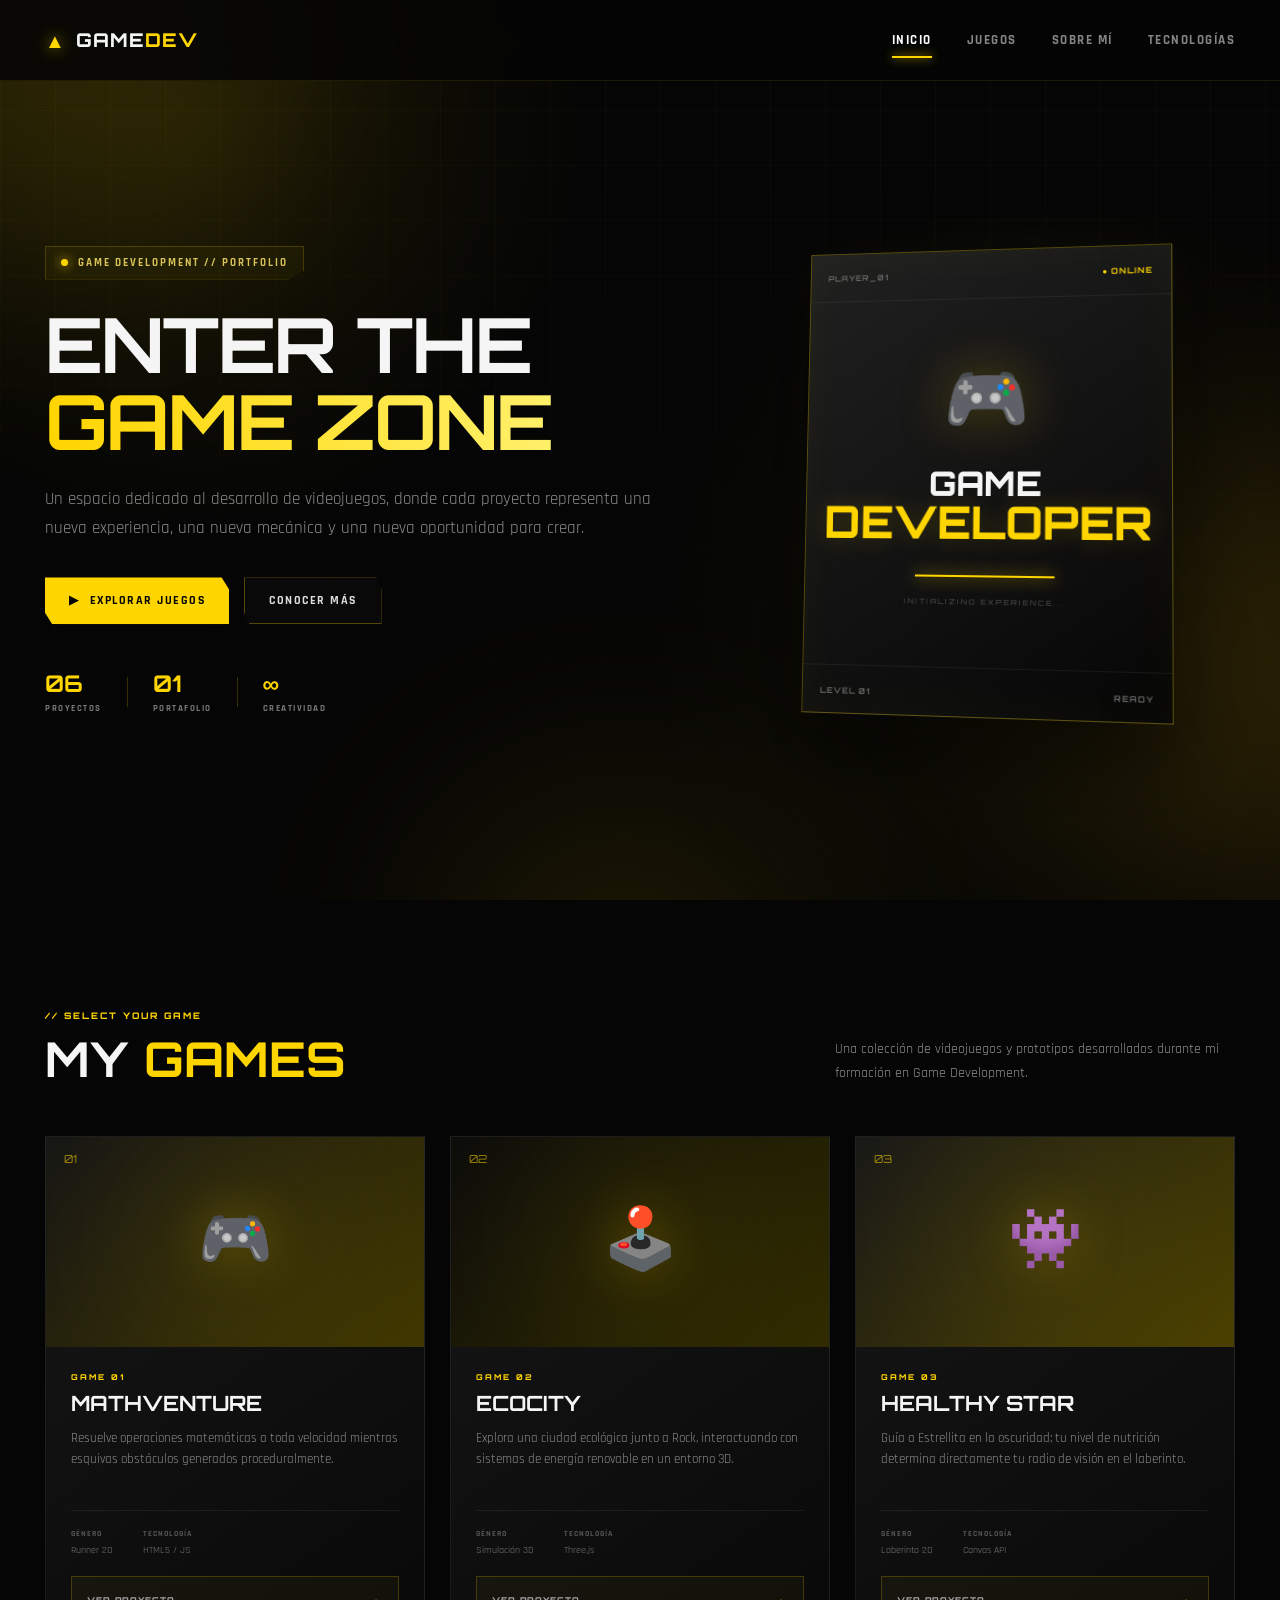
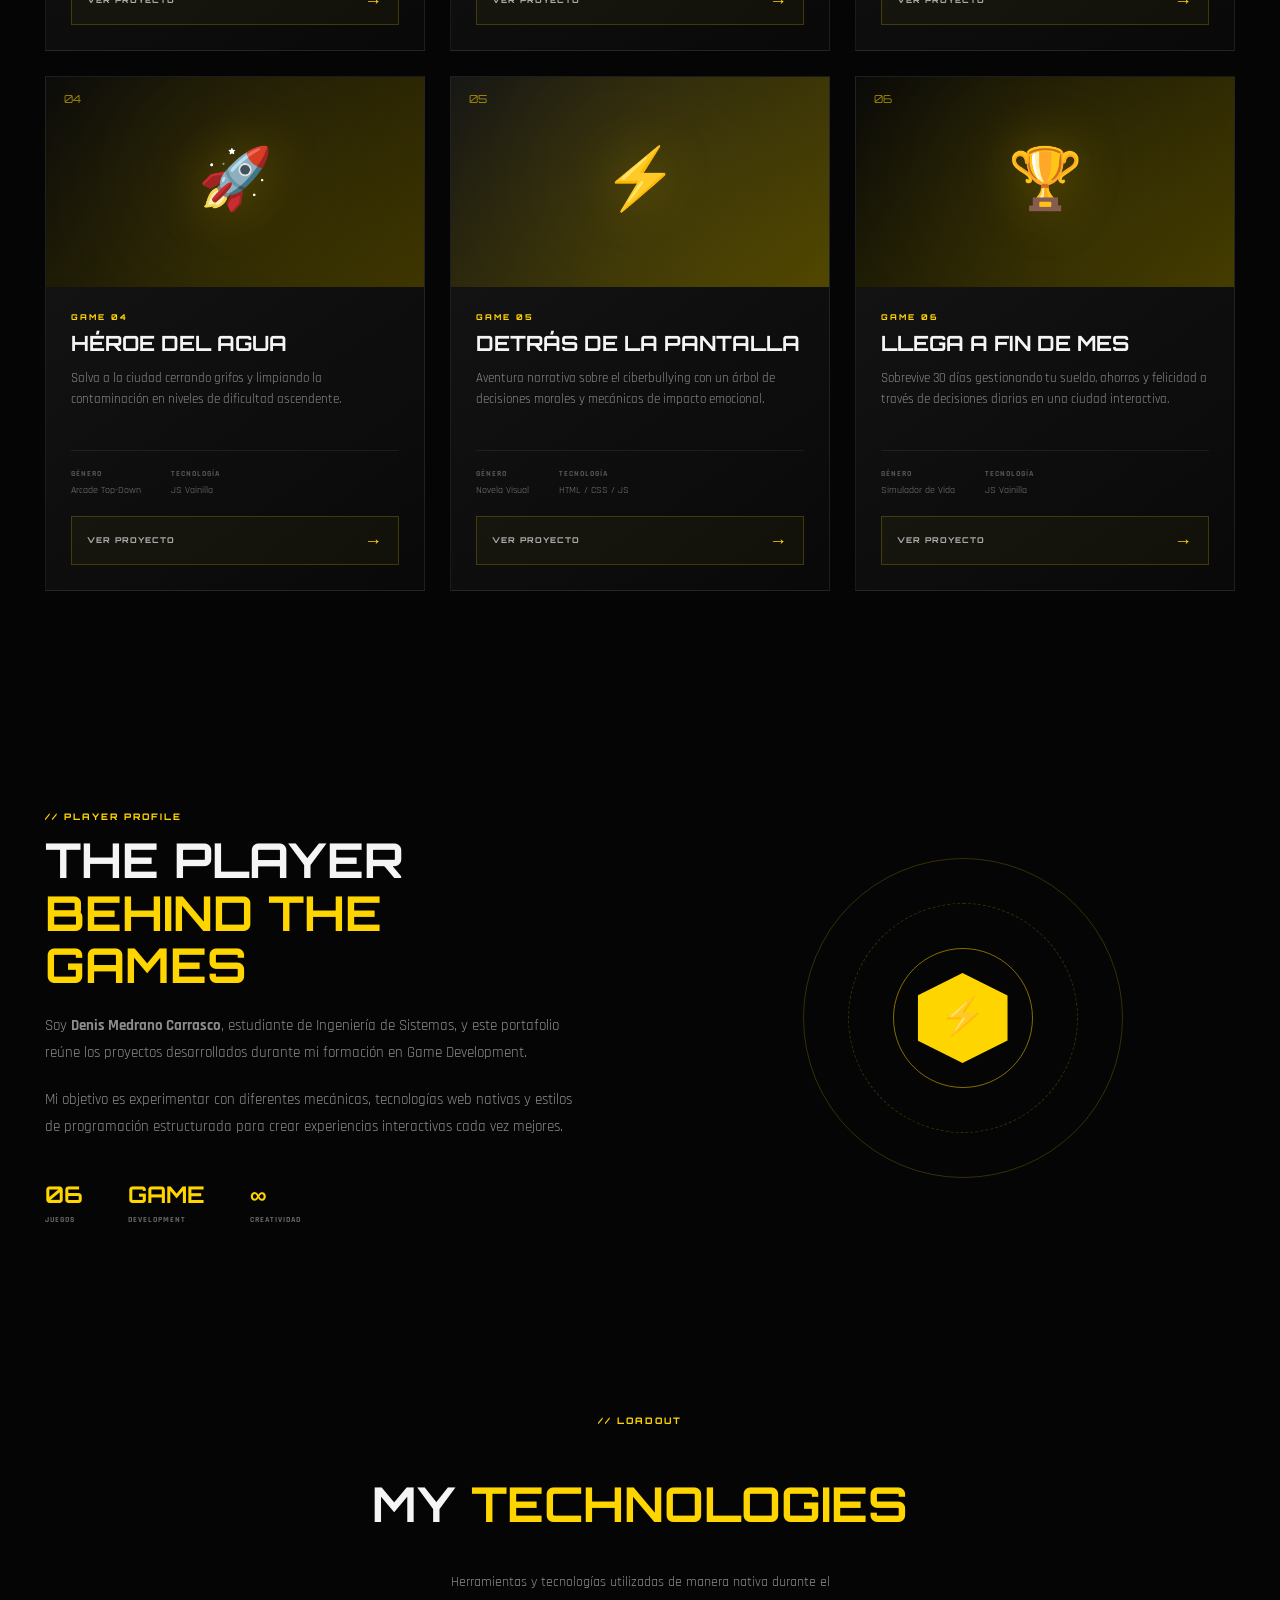
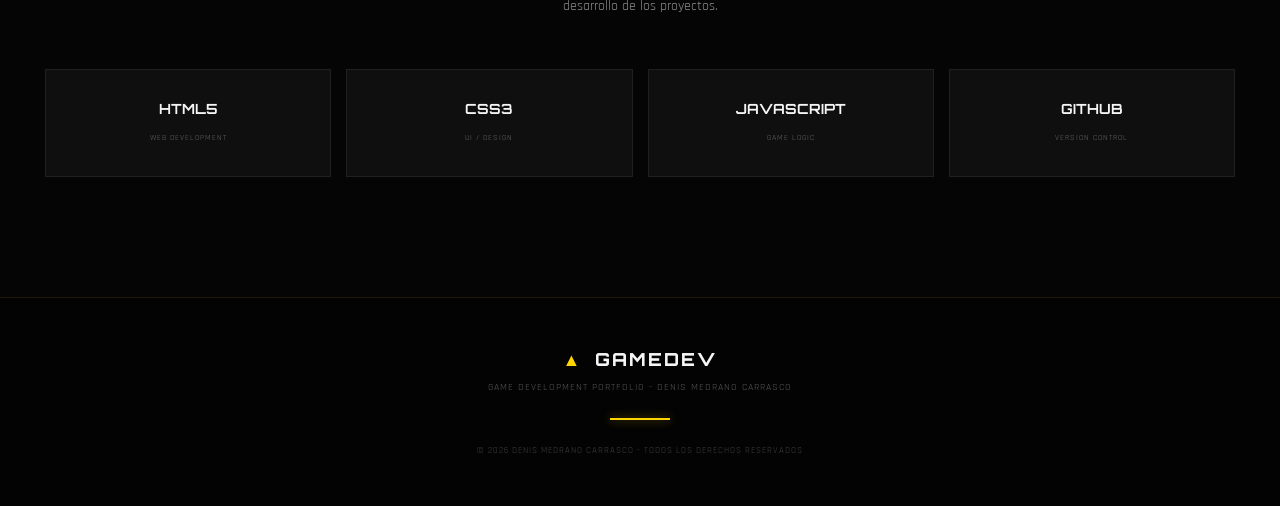
<file: index.html>
<!DOCTYPE html>
<html lang="es">
<head>
<meta charset="UTF-8">
<meta name="viewport" content="width=device-width,initial-scale=1.0">
<title>Game Development Portfolio - Denis Medrano Carrasco</title>
<link rel="stylesheet" href="style.css">
<link rel="preconnect" href="https://fonts.googleapis.com">
<link rel="preconnect" href="https://fonts.gstatic.com" crossorigin>
<link href="https://fonts.googleapis.com/css2?family=Orbitron:wght@400;500;600;700;800;900&family=Rajdhani:wght@400;500;600;700&display=swap" rel="stylesheet">
</head>
<body>

<div class="background">
<div class="grid-background"></div>
<div class="glow glow-1"></div>
<div class="glow glow-2"></div>
<div class="glow glow-3"></div>
</div>

<header class="navbar">
<div class="nav-container">
<a href="#inicio" class="logo"><span class="logo-symbol">▲</span><span>GAME<span class="yellow">DEV</span></span></a>
<nav class="nav-menu">
<a href="#inicio" class="nav-link active">Inicio</a>
<a href="#juegos" class="nav-link">Juegos</a>
<a href="#sobre-mi" class="nav-link">Sobre mí</a>
<a href="#tecnologias" class="nav-link">Tecnologías</a>
</nav>
<button class="menu-button" id="menuButton"><span></span><span></span><span></span></button>
</div>
</header>

<main>

<section class="hero" id="inicio">
<div class="hero-content">
<div class="hero-badge"><span class="status-dot"></span>GAME DEVELOPMENT // PORTFOLIO</div>
<h1>ENTER THE<br><span>GAME ZONE</span></h1>
<p class="hero-description">Un espacio dedicado al desarrollo de videojuegos, donde cada proyecto representa una nueva experiencia, una nueva mecánica y una nueva oportunidad para crear.</p>
<div class="hero-buttons">
<a href="#juegos" class="btn btn-primary"><span>▶</span> EXPLORAR JUEGOS</a>
<a href="#sobre-mi" class="btn btn-secondary">CONOCER MÁS</a>
</div>
<div class="hero-stats">
<div class="stat"><strong>06</strong><span>PROYECTOS</span></div>
<div class="stat-separator"></div>
<div class="stat"><strong>01</strong><span>PORTAFOLIO</span></div>
<div class="stat-separator"></div>
<div class="stat"><strong>∞</strong><span>CREATIVIDAD</span></div>
</div>
</div>

<div class="hero-visual">
<div class="game-screen">
<div class="screen-top"><span>PLAYER_01</span><span class="online">● ONLINE</span></div>
<div class="screen-center">
<div class="controller">🎮</div>
<div class="game-title">GAME</div>
<div class="game-title yellow-text">DEVELOPER</div>
<div class="scan-line"></div>
<div class="loading-text">INITIALIZING EXPERIENCE...</div>
</div>
<div class="screen-bottom"><span>LEVEL 01</span><span>READY</span></div>
</div>
</div>
</section>

<section class="games-section" id="juegos">
<div class="section-header">
<div>
<span class="section-tag">// SELECT YOUR GAME</span>
<h2>MY <span>GAMES</span></h2>
</div>
<p>Una colección de videojuegos y prototipos desarrollados durante mi formación en Game Development.</p>
</div>

<div class="games-grid">

  <!-- JUEGO 1 -->
  <article class="game-card">
    <div class="game-image game-image-1">
      <div class="game-number">01</div>
      <div class="game-icon">🎮</div>
      <div class="image-glow"></div>
    </div>
    <div class="game-info">
      <div class="game-category">GAME 01</div>
      <h3>MATHVENTURE</h3>
      <p>Resuelve operaciones matemáticas a toda velocidad mientras esquivas obstáculos generados proceduralmente.</p>
      <div class="game-details">
        <span><b>GÉNERO</b>Runner 2D</span>
        <span><b>TECNOLOGÍA</b>HTML5 / JS</span>
      </div>
      <a href="juego1/juego1.html" class="game-button">VER PROYECTO <span>→</span></a>
    </div>
  </article>

  <!-- JUEGO 2 -->
  <article class="game-card">
    <div class="game-image game-image-2">
      <div class="game-number">02</div>
      <div class="game-icon">🕹️</div>
      <div class="image-glow"></div>
    </div>
    <div class="game-info">
      <div class="game-category">GAME 02</div>
      <h3>ECOCITY</h3>
      <p>Explora una ciudad ecológica junto a Rock, interactuando con sistemas de energía renovable en un entorno 3D.</p>
      <div class="game-details">
        <span><b>GÉNERO</b>Simulación 3D</span>
        <span><b>TECNOLOGÍA</b>Three.js</span>
      </div>
      <a href="juego2/juego2.html" class="game-button">VER PROYECTO <span>→</span></a>
    </div>
  </article>

  <!-- JUEGO 3 -->
  <article class="game-card">
    <div class="game-image game-image-3">
      <div class="game-number">03</div>
      <div class="game-icon">👾</div>
      <div class="image-glow"></div>
    </div>
    <div class="game-info">
      <div class="game-category">GAME 03</div>
      <h3>HEALTHY STAR</h3>
      <p>Guía a Estrellita en la oscuridad; tu nivel de nutrición determina directamente tu radio de visión en el laberinto.</p>
      <div class="game-details">
        <span><b>GÉNERO</b>Laberinto 2D</span>
        <span><b>TECNOLOGÍA</b>Canvas API</span>
      </div>
      <a href="juego3/juego3.html" class="game-button">VER PROYECTO <span>→</span></a>
    </div>
  </article>

  <!-- JUEGO 4 -->
  <article class="game-card">
    <div class="game-image game-image-4">
      <div class="game-number">04</div>
      <div class="game-icon">🚀</div>
      <div class="image-glow"></div>
    </div>
    <div class="game-info">
      <div class="game-category">GAME 04</div>
      <h3>HÉROE DEL AGUA</h3>
      <p>Salva a la ciudad cerrando grifos y limpiando la contaminación en niveles de dificultad ascendente.</p>
      <div class="game-details">
        <span><b>GÉNERO</b>Arcade Top-Down</span>
        <span><b>TECNOLOGÍA</b>JS Vainilla</span>
      </div>
      <a href="juego4/juego4.html" class="game-button">VER PROYECTO <span>→</span></a>
    </div>
  </article>

  <!-- JUEGO 5 -->
  <article class="game-card">
    <div class="game-image game-image-5">
      <div class="game-number">05</div>
      <div class="game-icon">⚡</div>
      <div class="image-glow"></div>
    </div>
    <div class="game-info">
      <div class="game-category">GAME 05</div>
      <h3>DETRÁS DE LA PANTALLA</h3>
      <p>Aventura narrativa sobre el ciberbullying con un árbol de decisiones morales y mecánicas de impacto emocional.</p>
      <div class="game-details">
        <span><b>GÉNERO</b>Novela Visual</span>
        <span><b>TECNOLOGÍA</b>HTML / CSS / JS</span>
      </div>
      <a href="juego5/juego5.html" class="game-button">VER PROYECTO <span>→</span></a>
    </div>
  </article>

  <!-- JUEGO 6 -->
  <article class="game-card">
    <div class="game-image game-image-6">
      <div class="game-number">06</div>
      <div class="game-icon">🏆</div>
      <div class="image-glow"></div>
    </div>
    <div class="game-info">
      <div class="game-category">GAME 06</div>
      <h3>LLEGA A FIN DE MES</h3>
      <p>Sobrevive 30 días gestionando tu sueldo, ahorros y felicidad a través de decisiones diarias en una ciudad interactiva.</p>
      <div class="game-details">
        <span><b>GÉNERO</b>Simulador de Vida</span>
        <span><b>TECNOLOGÍA</b>JS Vainilla</span>
      </div>
      <a href="juego6/juego6.html" class="game-button">VER PROYECTO <span>→</span></a>
    </div>
  </article>

</div>
</article>

</div>
</section>

<section class="about-section" id="sobre-mi">
<div class="about-content">
<span class="section-tag">// PLAYER PROFILE</span>
<h2>THE PLAYER<br><span>BEHIND THE GAMES</span></h2>
<p>Soy <strong>Denis Medrano Carrasco</strong>, estudiante de Ingeniería de Sistemas, y este portafolio reúne los proyectos desarrollados durante mi formación en Game Development.</p>
<p>Mi objetivo es experimentar con diferentes mecánicas, tecnologías web nativas y estilos de programación estructurada para crear experiencias interactivas cada vez mejores.</p>
<div class="about-highlights">
<div><strong>06</strong><span>JUEGOS</span></div>
<div><strong>GAME</strong><span>DEVELOPMENT</span></div>
<div><strong>∞</strong><span>CREATIVIDAD</span></div>
</div>
</div>

<div class="about-decoration">
<div class="target target-1"></div>
<div class="target target-2"></div>
<div class="target target-3"></div>
<div class="target-center">⚡</div>
</div>
</section>

<section class="technologies-section" id="tecnologias">
<div class="section-header center">
<span class="section-tag">// LOADOUT</span>
<h2>MY <span>TECHNOLOGIES</span></h2>
<p>Herramientas y tecnologías utilizadas de manera nativa durante el desarrollo de los proyectos.</p>
</div>

<div class="technology-grid">
<div class="technology-card"><span>HTML5</span><small>WEB DEVELOPMENT</small></div>
<div class="technology-card"><span>CSS3</span><small>UI / DESIGN</small></div>
<div class="technology-card"><span>JAVASCRIPT</span><small>GAME LOGIC</small></div>
<div class="technology-card"><span>GITHUB</span><small>VERSION CONTROL</small></div>
</div>
</section>

</main>

<footer class="footer">
<div class="footer-content">
<div class="footer-logo"><span>▲</span> GAMEDEV</div>
<p>GAME DEVELOPMENT PORTFOLIO - DENIS MEDRANO CARRASCO</p>
<div class="footer-line"></div>
<p class="copyright">© 2026 DENIS MEDRANO CARRASCO - TODOS LOS DERECHOS RESERVADOS</p>
</div>
</footer>

<script src="script.js"></script>
</body>
</html>
</file>
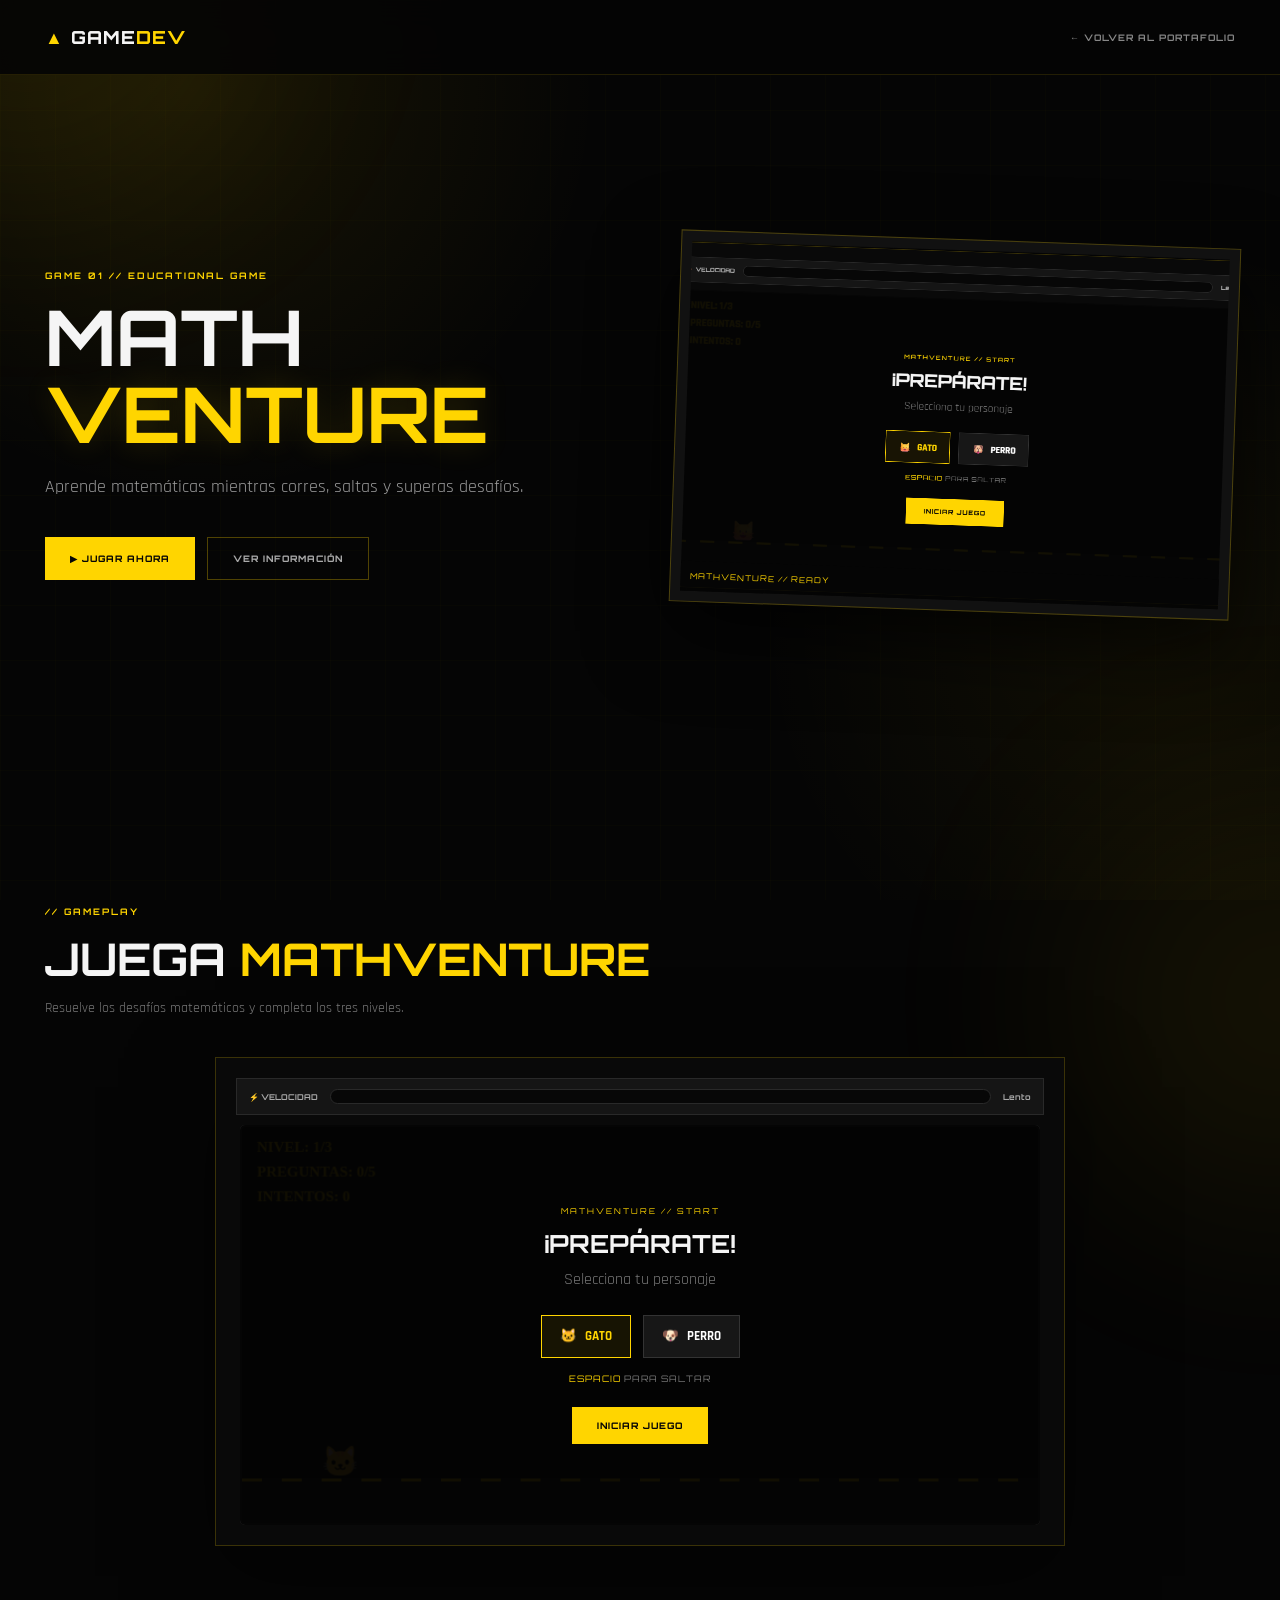
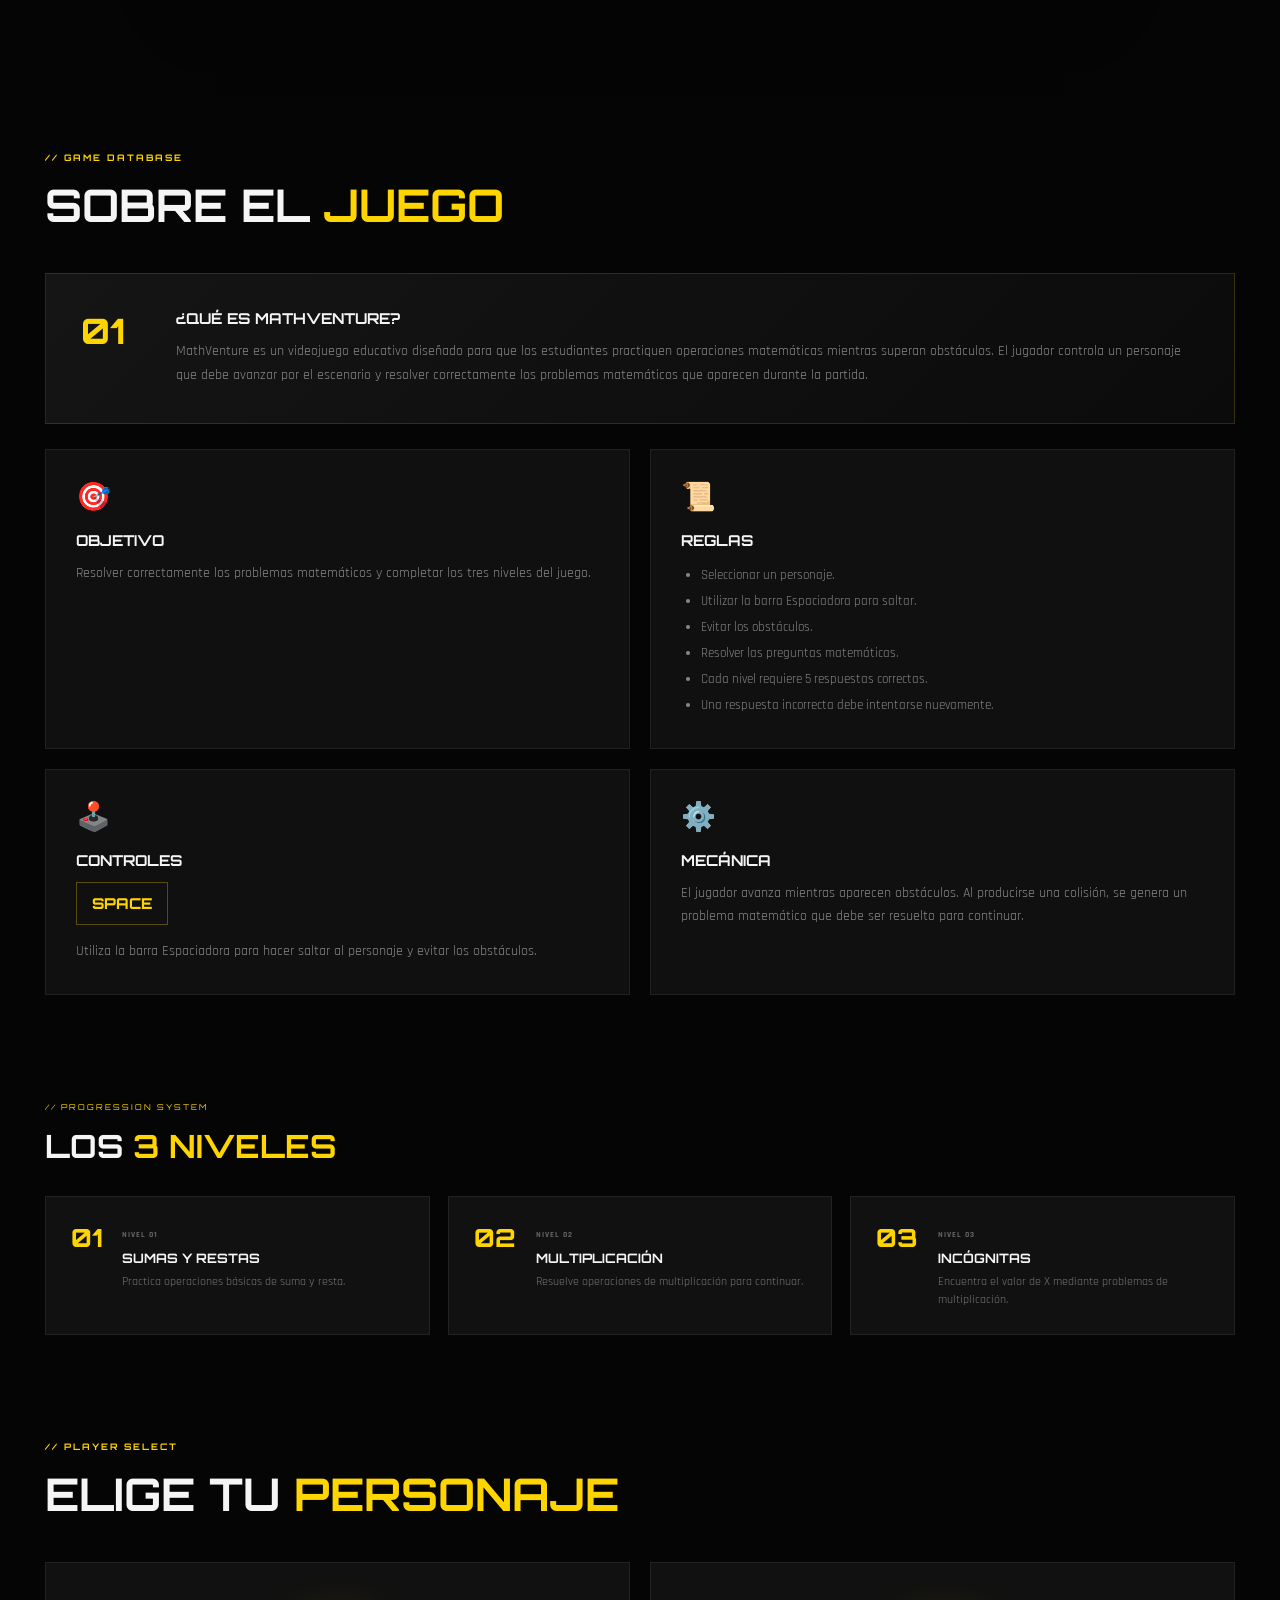
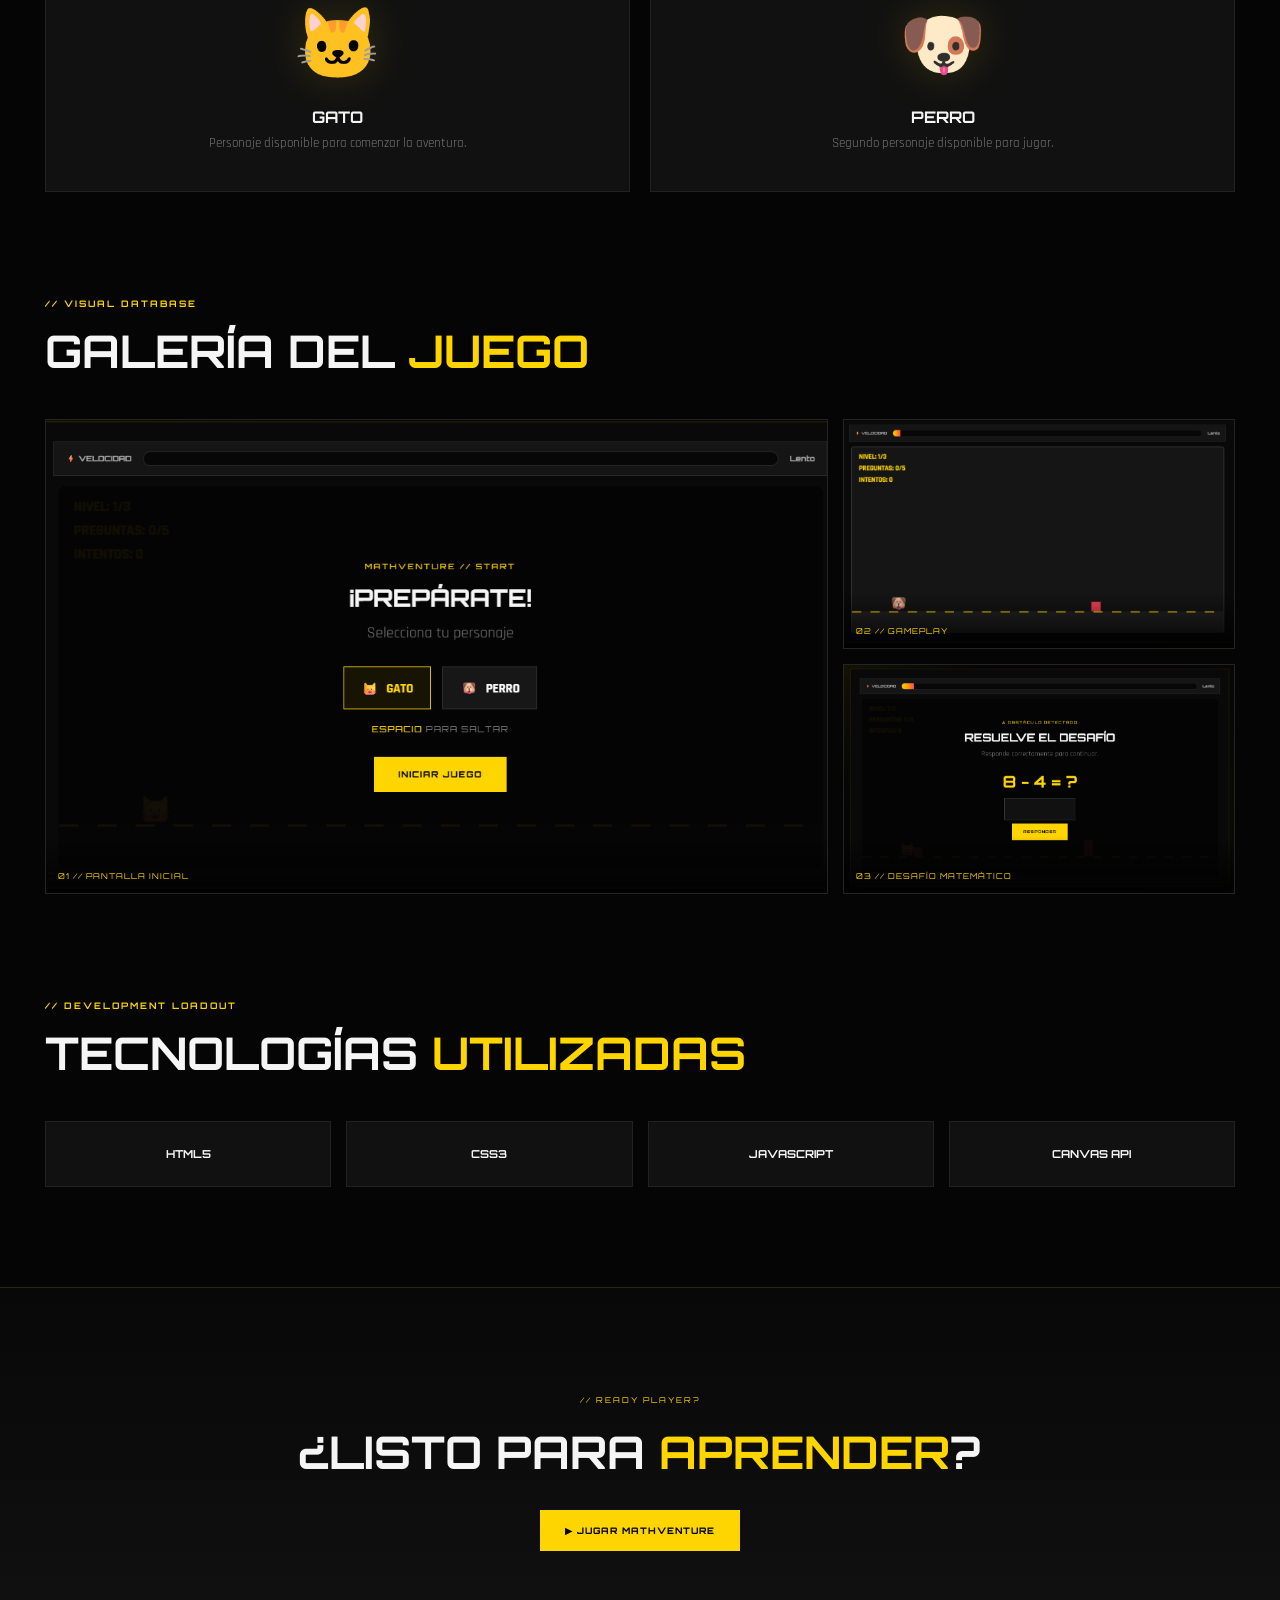
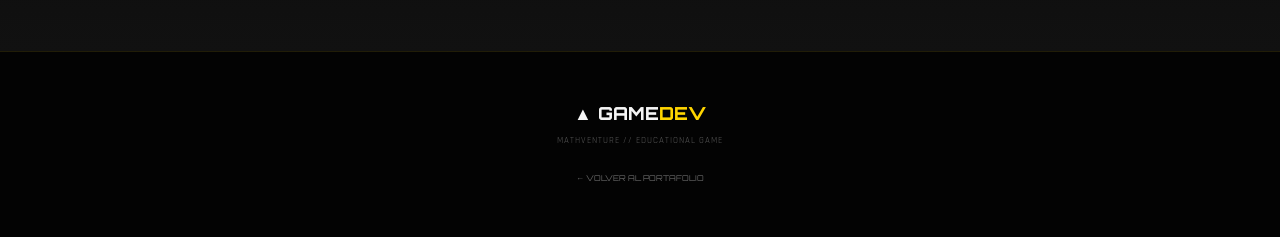
<file: juego1/juego1.html>
<!DOCTYPE html>
<html lang="es">
<head>
<meta charset="UTF-8">
<meta name="viewport" content="width=device-width,initial-scale=1.0">
<title>MathVenture | Game 01</title>
<link rel="stylesheet" href="juego1.css">
<link rel="preconnect" href="https://fonts.googleapis.com">
<link rel="preconnect" href="https://fonts.gstatic.com" crossorigin>
<link href="https://fonts.googleapis.com/css2?family=Orbitron:wght@400;500;600;700;800;900&family=Rajdhani:wght@400;500;600;700&display=swap" rel="stylesheet">
</head>
<body>

<div class="background">
<div class="grid"></div>
<div class="glow glow-one"></div>
<div class="glow glow-two"></div>
</div>

<header class="navbar">
<div class="nav-container">
<a href="../index.html" class="logo"><span>▲</span> GAME<span>DEV</span></a>
<a href="../index.html" class="back-button">← VOLVER AL PORTAFOLIO</a>
</div>
</header>

<main>

<section class="game-hero">
<div class="hero-content">
<div class="game-label">GAME 01 // EDUCATIONAL GAME</div>
<h1>MATH<span>VENTURE</span></h1>
<p>Aprende matemáticas mientras corres, saltas y superas desafíos.</p>
<div class="hero-buttons">
<a href="#jugar" class="main-button">▶ JUGAR AHORA</a>
<a href="#informacion" class="outline-button">VER INFORMACIÓN</a>
</div>
</div>

<div class="hero-image">
<img src="img/portada.png" alt="Pantalla principal de MathVenture">
<div class="image-label">MATHVENTURE // READY</div>
</div>
</section>

<section class="game-section" id="jugar">
<div class="section-title">
<span>// GAMEPLAY</span>
<h2>JUEGA <strong>MATHVENTURE</strong></h2>
<p>Resuelve los desafíos matemáticos y completa los tres niveles.</p>
</div>

<div class="game-wrapper">
<div class="speed-container">
<span class="speed-label">⚡ VELOCIDAD</span>
<div class="speed-bar-bg">
<div id="speed-fill" class="speed-bar-fill"></div>
</div>
<span id="speed-text" class="speed-label">Lento</span>
</div>

<div class="canvas-wrapper">
<canvas id="gameCanvas" width="800" height="400"></canvas>

<div id="start-screen" class="ui-overlay">
<div class="overlay-tag">MATHVENTURE // START</div>
<h2>¡PREPÁRATE!</h2>
<p>Selecciona tu personaje</p>

<div class="char-select">
<button class="char-btn selected" id="btn-cat">🐱 <span>GATO</span></button>
<button class="char-btn" id="btn-dog">🐶 <span>PERRO</span></button>
</div>

<p class="control-info">ESPACIO <span>PARA SALTAR</span></p>

<button id="start-btn" class="game-start-button">INICIAR JUEGO</button>
</div>

<div id="math-screen" class="ui-overlay hidden">
<div class="overlay-tag">⚠ OBSTÁCULO DETECTADO</div>
<h2>RESUELVE EL DESAFÍO</h2>
<p>Responde correctamente para continuar.</p>
<h1 id="math-question"></h1>

<form id="math-form">
<input type="number" id="math-answer" required autocomplete="off">
<button type="submit" id="math-submit" class="game-start-button">RESPONDER</button>
</form>

<div id="math-feedback"></div>
</div>

<div id="win-screen" class="ui-overlay hidden">
<div class="overlay-tag">LEVEL COMPLETE</div>
<h2 id="win-title">¡BIEN HECHO!</h2>
<p id="win-msg"></p>
<button id="next-btn" class="game-start-button">SIGUIENTE NIVEL</button>
</div>
</div>
</div>
</section>

<section class="game-info-section" id="informacion">

<div class="section-title">
<span>// GAME DATABASE</span>
<h2>SOBRE EL <strong>JUEGO</strong></h2>
</div>

<div class="description-box">
<div class="box-number">01</div>
<div>
<h3>¿QUÉ ES MATHVENTURE?</h3>
<p>MathVenture es un videojuego educativo diseñado para que los estudiantes practiquen operaciones matemáticas mientras superan obstáculos. El jugador controla un personaje que debe avanzar por el escenario y resolver correctamente los problemas matemáticos que aparecen durante la partida.</p>
</div>
</div>

<div class="info-grid">

<div class="info-card">
<div class="card-icon">🎯</div>
<h3>OBJETIVO</h3>
<p>Resolver correctamente los problemas matemáticos y completar los tres niveles del juego.</p>
</div>

<div class="info-card">
<div class="card-icon">📜</div>
<h3>REGLAS</h3>
<ul>
<li>Seleccionar un personaje.</li>
<li>Utilizar la barra Espaciadora para saltar.</li>
<li>Evitar los obstáculos.</li>
<li>Resolver las preguntas matemáticas.</li>
<li>Cada nivel requiere 5 respuestas correctas.</li>
<li>Una respuesta incorrecta debe intentarse nuevamente.</li>
</ul>
</div>

<div class="info-card">
<div class="card-icon">🕹️</div>
<h3>CONTROLES</h3>
<p class="control-key">SPACE</p>
<p>Utiliza la barra Espaciadora para hacer saltar al personaje y evitar los obstáculos.</p>
</div>

<div class="info-card">
<div class="card-icon">⚙️</div>
<h3>MECÁNICA</h3>
<p>El jugador avanza mientras aparecen obstáculos. Al producirse una colisión, se genera un problema matemático que debe ser resuelto para continuar.</p>
</div>

</div>

<div class="levels-section">
<div class="levels-title">
<span>// PROGRESSION SYSTEM</span>
<h2>LOS <strong>3 NIVELES</strong></h2>
</div>

<div class="levels-grid">

<div class="level-card level-one">
<div class="level-number">01</div>
<div class="level-content">
<span>NIVEL 01</span>
<h3>SUMAS Y RESTAS</h3>
<p>Practica operaciones básicas de suma y resta.</p>
</div>
</div>

<div class="level-card level-two">
<div class="level-number">02</div>
<div class="level-content">
<span>NIVEL 02</span>
<h3>MULTIPLICACIÓN</h3>
<p>Resuelve operaciones de multiplicación para continuar.</p>
</div>
</div>

<div class="level-card level-three">
<div class="level-number">03</div>
<div class="level-content">
<span>NIVEL 03</span>
<h3>INCÓGNITAS</h3>
<p>Encuentra el valor de X mediante problemas de multiplicación.</p>
</div>
</div>

</div>
</div>

<div class="characters-section">
<div class="section-title">
<span>// PLAYER SELECT</span>
<h2>ELIGE TU <strong>PERSONAJE</strong></h2>
</div>

<div class="characters-grid">
<div class="character-card">
<div class="character-image">🐱</div>
<h3>GATO</h3>
<p>Personaje disponible para comenzar la aventura.</p>
</div>

<div class="character-card">
<div class="character-image">🐶</div>
<h3>PERRO</h3>
<p>Segundo personaje disponible para jugar.</p>
</div>
</div>
</div>

<div class="gallery-section">
<div class="section-title">
<span>// VISUAL DATABASE</span>
<h2>GALERÍA DEL <strong>JUEGO</strong></h2>
</div>

<div class="gallery-grid">
<div class="gallery-item large">
<img src="img/portada.png" alt="Portada de MathVenture">
<div class="gallery-caption">01 // PANTALLA INICIAL</div>
</div>

<div class="gallery-item">
<img src="img/gameplay.png" alt="Gameplay de MathVenture">
<div class="gallery-caption">02 // GAMEPLAY</div>
</div>

<div class="gallery-item">
<img src="img/pregunta.png" alt="Pregunta matemática de MathVenture">
<div class="gallery-caption">03 // DESAFÍO MATEMÁTICO</div>
</div>
</div>
</div>

<div class="technologies">
<div class="section-title">
<span>// DEVELOPMENT LOADOUT</span>
<h2>TECNOLOGÍAS <strong>UTILIZADAS</strong></h2>
</div>

<div class="technology-list">
<div>HTML5</div>
<div>CSS3</div>
<div>JAVASCRIPT</div>
<div>CANVAS API</div>
</div>
</div>

</section>

<section class="final-cta">
<span>// READY PLAYER?</span>
<h2>¿LISTO PARA <strong>APRENDER</strong>?</h2>
<a href="#jugar" class="main-button">▶ JUGAR MATHVENTURE</a>
</section>

</main>

<footer>
<div class="footer-logo">▲ GAME<span>DEV</span></div>
<p>MATHVENTURE // EDUCATIONAL GAME</p>
<a href="../index.html">← VOLVER AL PORTAFOLIO</a>
</footer>

<script src="juego1.js"></script>
</body>
</html>
</file>
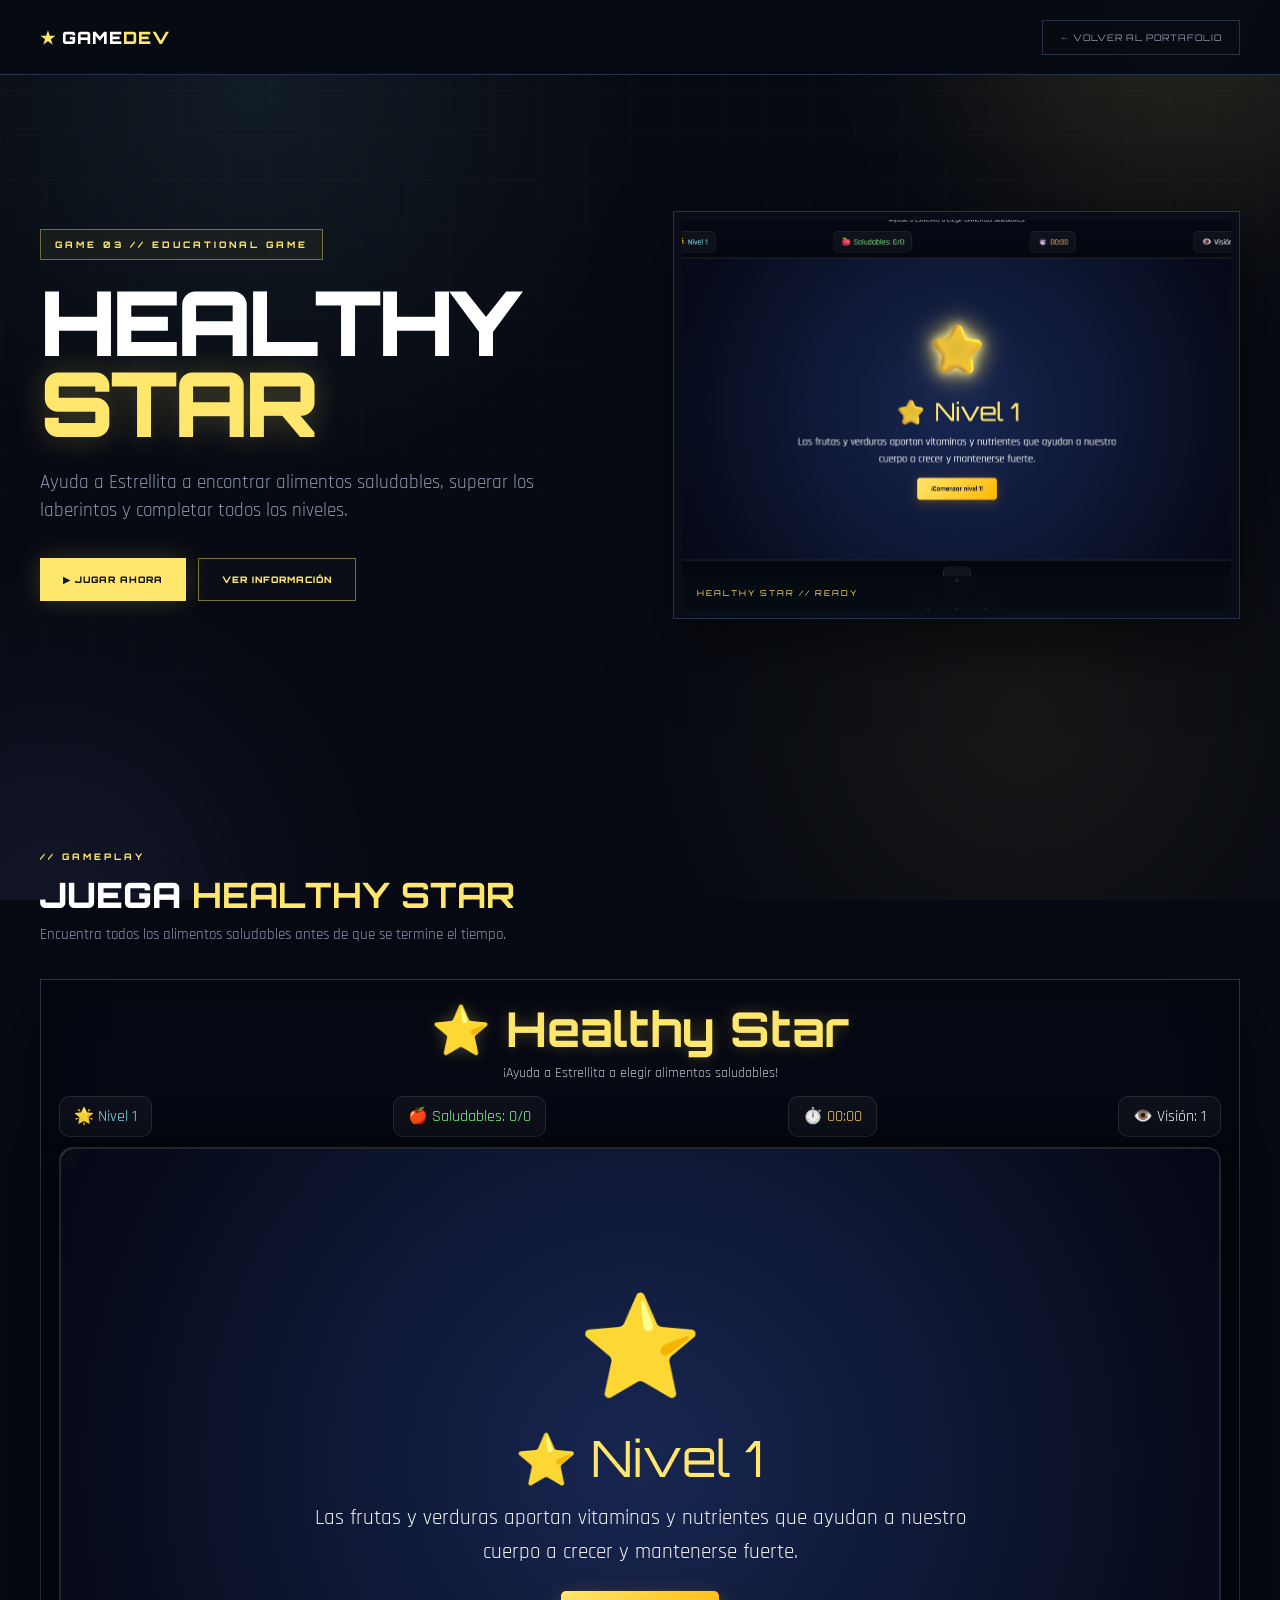
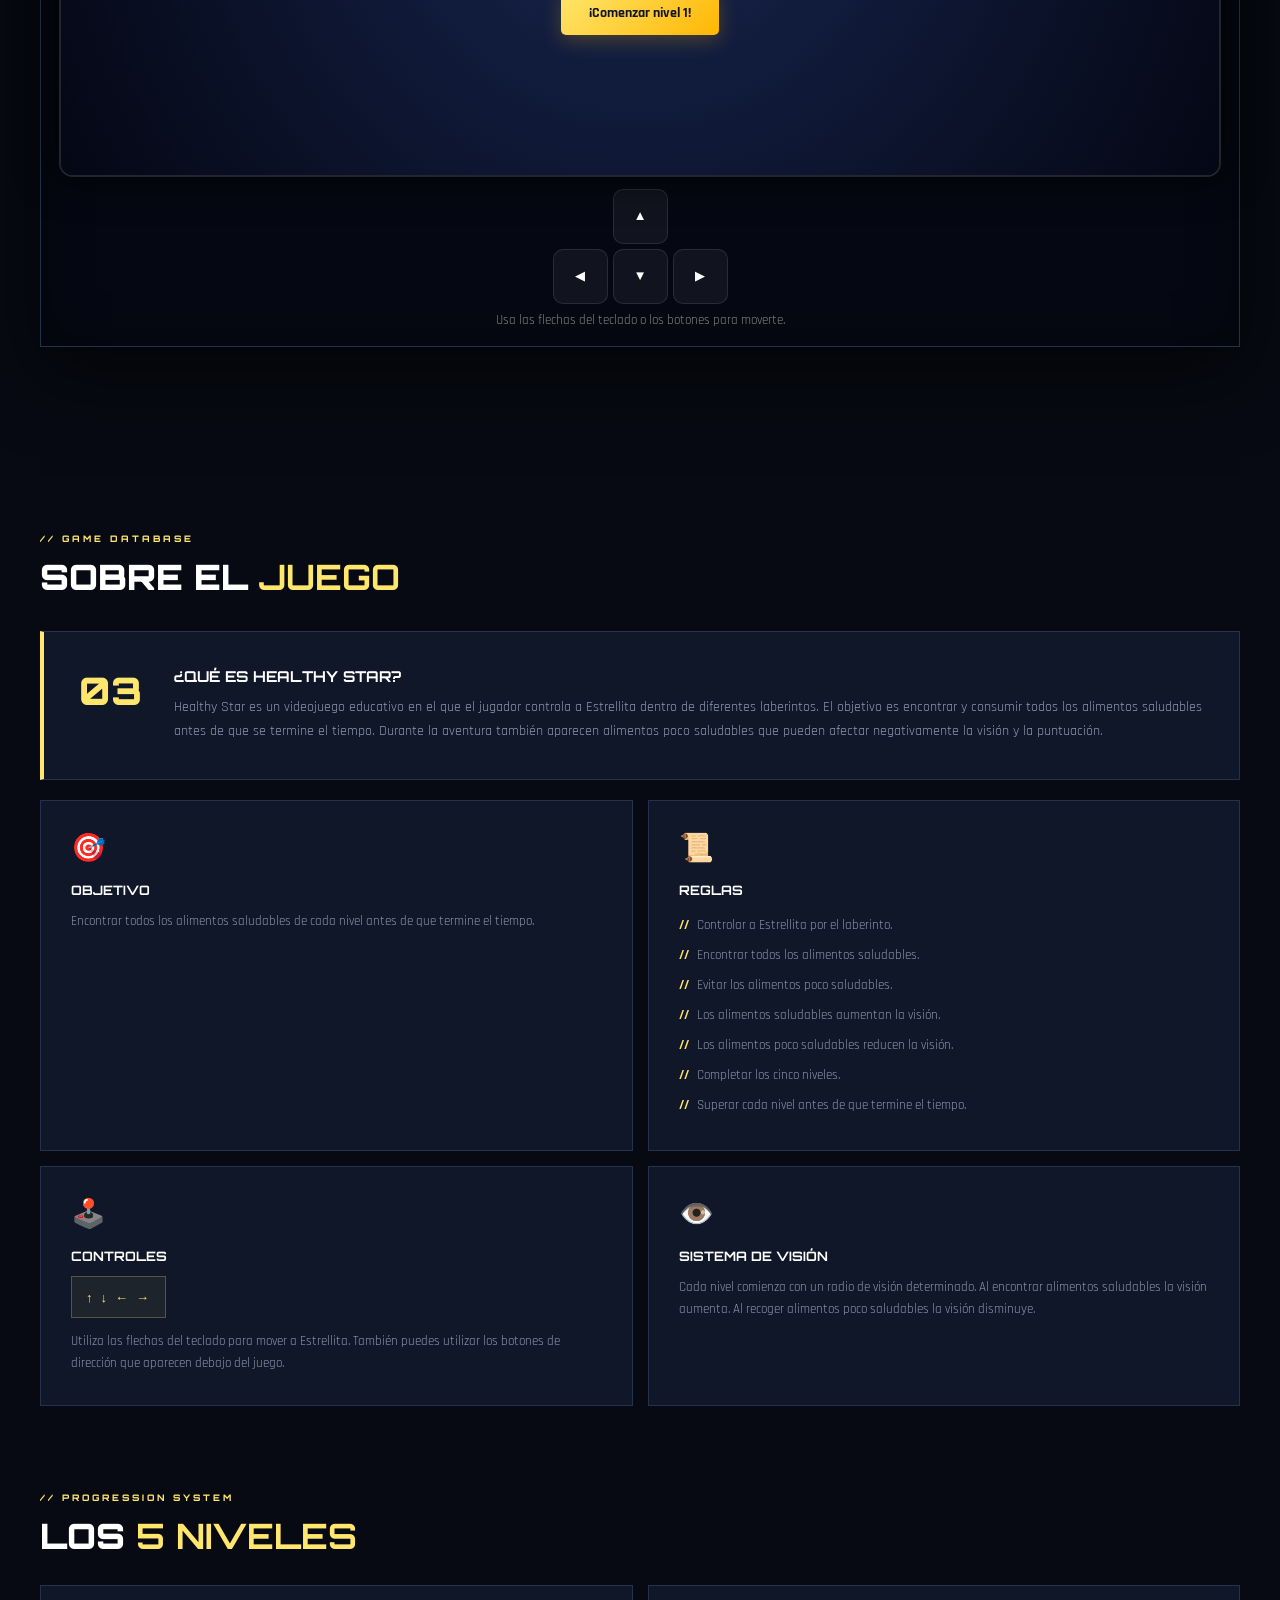
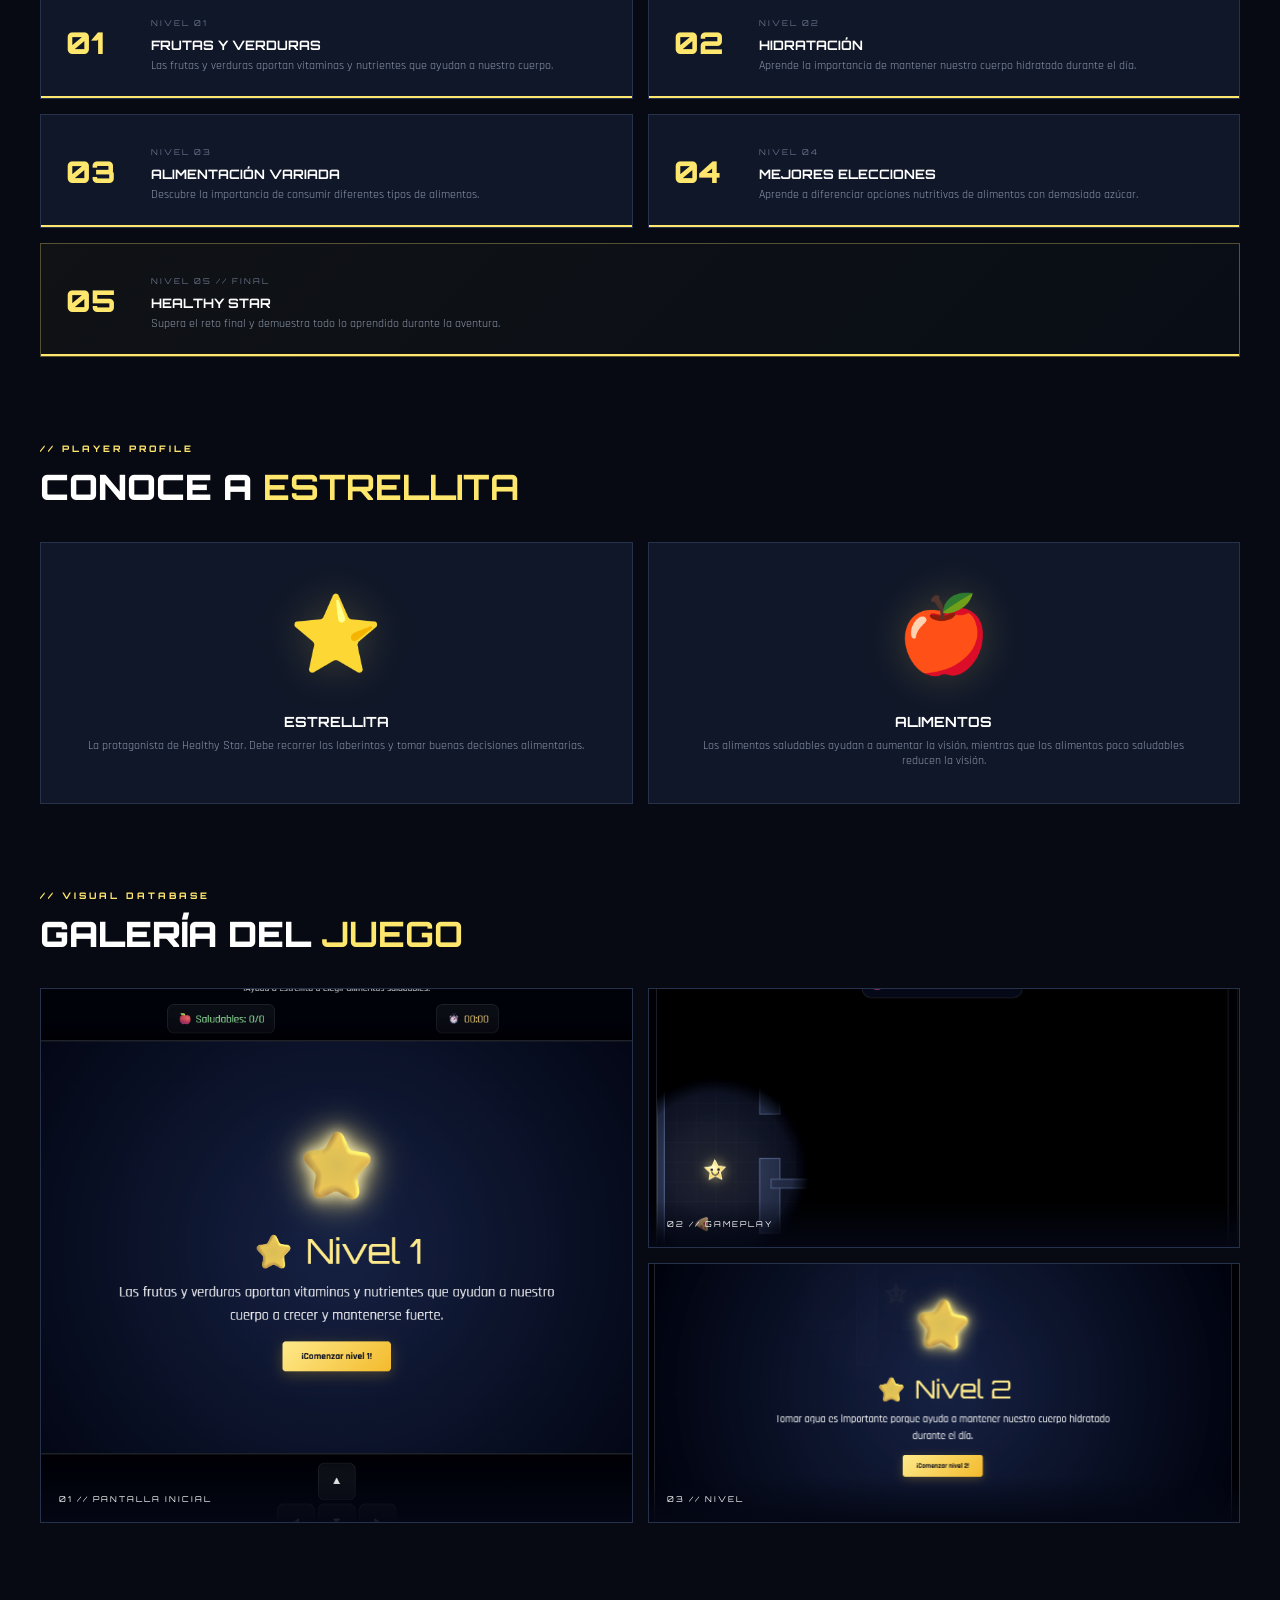
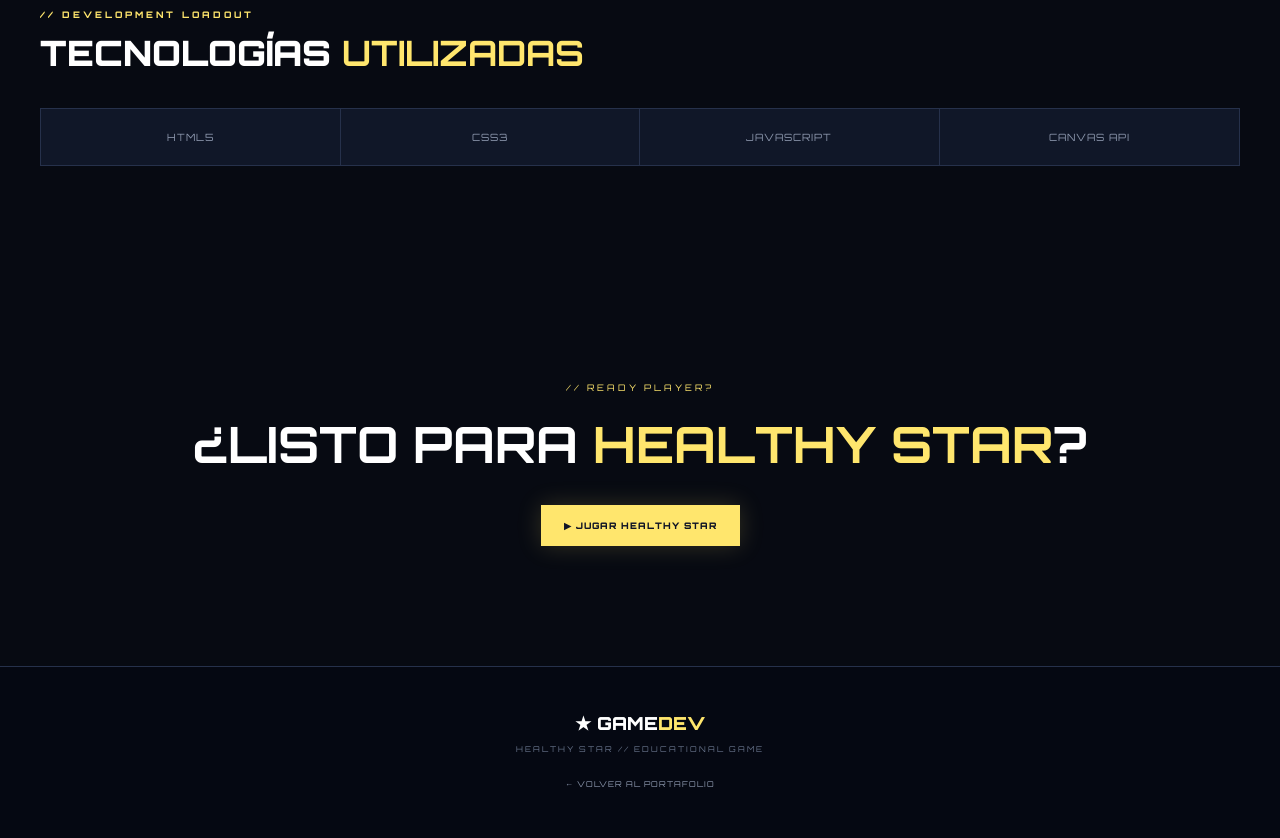
<file: juego3/juego3.html>
<!DOCTYPE html>
<html lang="es">
<head>
<meta charset="UTF-8">
<meta name="viewport" content="width=device-width,initial-scale=1.0">
<title>Healthy Star | Game 03</title>
<link rel="stylesheet" href="juego3.css">
<link rel="preconnect" href="https://fonts.googleapis.com">
<link rel="preconnect" href="https://fonts.gstatic.com" crossorigin>
<link href="https://fonts.googleapis.com/css2?family=Orbitron:wght@400;500;600;700;800;900&family=Rajdhani:wght@400;500;600;700&display=swap" rel="stylesheet">
</head>
<body>

<div class="background">
<div class="grid"></div>
<div class="glow glow-one"></div>
<div class="glow glow-two"></div>
</div>

<header class="navbar">
<div class="nav-container">
<a href="../index.html" class="logo"><span>★</span> GAME<span>DEV</span></a>
<a href="../index.html" class="back-button">← VOLVER AL PORTAFOLIO</a>
</div>
</header>

<main>

<section class="game-hero">

<div class="hero-content">

<div class="game-label">GAME 03 // EDUCATIONAL GAME</div>

<h1>HEALTHY<span>STAR</span></h1>

<p>
Ayuda a Estrellita a encontrar alimentos saludables, superar los laberintos y completar todos los niveles.
</p>

<div class="hero-buttons">
<a href="#jugar" class="main-button">▶ JUGAR AHORA</a>
<a href="#informacion" class="outline-button">VER INFORMACIÓN</a>
</div>

</div>

<div class="hero-image">
<img src="img/portada.png" alt="Pantalla principal de Healthy Star">
<div class="image-label">HEALTHY STAR // READY</div>
</div>

</section>

<section class="game-section" id="jugar">

<div class="section-title">
<span>// GAMEPLAY</span>
<h2>JUEGA <strong>HEALTHY STAR</strong></h2>
<p>
Encuentra todos los alimentos saludables antes de que se termine el tiempo.
</p>
</div>

<div class="game-wrapper">

<div class="game-container">

<h1>⭐ Healthy Star</h1>

<div class="subtitle">
¡Ayuda a Estrellita a elegir alimentos saludables!
</div>

<div id="hud">

<div class="stat" id="levelText">
🌟 Nivel 1
</div>

<div class="stat" id="healthyText">
🍎 Saludables: 0/0
</div>

<div class="stat" id="timerText">
⏱️ 00:00
</div>

<div class="stat">
👁️ Visión: <span id="visionText">1</span>
</div>

</div>

<div id="gameArea">

<canvas id="canvas"></canvas>

<div id="toast"></div>

<div id="messageScreen">

<div class="starBig">
⭐
</div>

<div id="messageTitle">
Nivel 1
</div>

<div id="message">
Comer saludable ayuda a nuestro cuerpo a tener energía para jugar, estudiar y crecer.
</div>

<button id="startButton">
¡JUGAR! ⭐
</button>

</div>

<div id="endScreen">

<div id="endIcon">
🏆
</div>

<div id="endTitle">
¡Victoria!
</div>

<div id="endText"></div>

<button id="restartButton">
Jugar otra vez
</button>

</div>

</div>

<div id="controls">

<div id="controlPad">

<button class="controlButton up" data-key="ArrowUp">▲</button>
<button class="controlButton left" data-key="ArrowLeft">◀</button>
<button class="controlButton down" data-key="ArrowDown">▼</button>
<button class="controlButton right" data-key="ArrowRight">▶</button>

</div>

</div>

<p class="control-description">
Usa las flechas del teclado o los botones para moverte.
</p>

</div>

</div>

</section>

<section class="game-info-section" id="informacion">

<div class="section-title">
<span>// GAME DATABASE</span>
<h2>SOBRE EL <strong>JUEGO</strong></h2>
</div>

<div class="description-box">

<div class="box-number">
03
</div>

<div>

<h3>¿QUÉ ES HEALTHY STAR?</h3>

<p>
Healthy Star es un videojuego educativo en el que el jugador controla a Estrellita dentro de diferentes laberintos. El objetivo es encontrar y consumir todos los alimentos saludables antes de que se termine el tiempo. Durante la aventura también aparecen alimentos poco saludables que pueden afectar negativamente la visión y la puntuación.
</p>

</div>

</div>

<div class="info-grid">

<div class="info-card">

<div class="card-icon">
🎯
</div>

<h3>OBJETIVO</h3>

<p>
Encontrar todos los alimentos saludables de cada nivel antes de que termine el tiempo.
</p>

</div>

<div class="info-card">

<div class="card-icon">
📜
</div>

<h3>REGLAS</h3>

<ul>
<li>Controlar a Estrellita por el laberinto.</li>
<li>Encontrar todos los alimentos saludables.</li>
<li>Evitar los alimentos poco saludables.</li>
<li>Los alimentos saludables aumentan la visión.</li>
<li>Los alimentos poco saludables reducen la visión.</li>
<li>Completar los cinco niveles.</li>
<li>Superar cada nivel antes de que termine el tiempo.</li>
</ul>

</div>

<div class="info-card">

<div class="card-icon">
🕹️
</div>

<h3>CONTROLES</h3>

<p class="control-key">
↑ ↓ ← →
</p>

<p>
Utiliza las flechas del teclado para mover a Estrellita. También puedes utilizar los botones de dirección que aparecen debajo del juego.
</p>

</div>

<div class="info-card">

<div class="card-icon">
👁️
</div>

<h3>SISTEMA DE VISIÓN</h3>

<p>
Cada nivel comienza con un radio de visión determinado. Al encontrar alimentos saludables la visión aumenta. Al recoger alimentos poco saludables la visión disminuye.
</p>

</div>

</div>

<div class="levels-section">

<div class="levels-title">
<span>// PROGRESSION SYSTEM</span>
<h2>LOS <strong>5 NIVELES</strong></h2>
</div>

<div class="levels-grid">

<div class="level-card">

<div class="level-number">
01
</div>

<div class="level-content">

<span>NIVEL 01</span>

<h3>FRUTAS Y VERDURAS</h3>

<p>
Las frutas y verduras aportan vitaminas y nutrientes que ayudan a nuestro cuerpo.
</p>

</div>

</div>

<div class="level-card">

<div class="level-number">
02
</div>

<div class="level-content">

<span>NIVEL 02</span>

<h3>HIDRATACIÓN</h3>

<p>
Aprende la importancia de mantener nuestro cuerpo hidratado durante el día.
</p>

</div>

</div>

<div class="level-card">

<div class="level-number">
03
</div>

<div class="level-content">

<span>NIVEL 03</span>

<h3>ALIMENTACIÓN VARIADA</h3>

<p>
Descubre la importancia de consumir diferentes tipos de alimentos.
</p>

</div>

</div>

<div class="level-card">

<div class="level-number">
04
</div>

<div class="level-content">

<span>NIVEL 04</span>

<h3>MEJORES ELECCIONES</h3>

<p>
Aprende a diferenciar opciones nutritivas de alimentos con demasiado azúcar.
</p>

</div>

</div>

<div class="level-card level-final">

<div class="level-number">
05
</div>

<div class="level-content">

<span>NIVEL 05 // FINAL</span>

<h3>HEALTHY STAR</h3>

<p>
Supera el reto final y demuestra todo lo aprendido durante la aventura.
</p>

</div>

</div>

</div>

</div>

<div class="characters-section">

<div class="section-title">
<span>// PLAYER PROFILE</span>
<h2>CONOCE A <strong>ESTRELLITA</strong></h2>
</div>

<div class="characters-grid">

<div class="character-card">

<div class="character-image">
⭐
</div>

<h3>ESTRELLITA</h3>

<p>
La protagonista de Healthy Star. Debe recorrer los laberintos y tomar buenas decisiones alimentarias.
</p>

</div>

<div class="character-card">

<div class="character-image food-icon">
🍎
</div>

<h3>ALIMENTOS</h3>

<p>
Los alimentos saludables ayudan a aumentar la visión, mientras que los alimentos poco saludables reducen la visión.
</p>

</div>

</div>

</div>

<div class="gallery-section">

<div class="section-title">
<span>// VISUAL DATABASE</span>
<h2>GALERÍA DEL <strong>JUEGO</strong></h2>
</div>

<div class="gallery-grid">

<div class="gallery-item large">
<img src="img/portada.png" alt="Portada de Healthy Star">
<div class="gallery-caption">
01 // PANTALLA INICIAL
</div>
</div>

<div class="gallery-item">
<img src="img/gameplay.png" alt="Gameplay de Healthy Star">
<div class="gallery-caption">
02 // GAMEPLAY
</div>
</div>

<div class="gallery-item">
<img src="img/nivel.png" alt="Nivel de Healthy Star">
<div class="gallery-caption">
03 // NIVEL
</div>
</div>

</div>

</div>

<div class="technologies">

<div class="section-title">
<span>// DEVELOPMENT LOADOUT</span>
<h2>TECNOLOGÍAS <strong>UTILIZADAS</strong></h2>
</div>

<div class="technology-list">

<div>HTML5</div>
<div>CSS3</div>
<div>JAVASCRIPT</div>
<div>CANVAS API</div>

</div>

</div>

</section>

<section class="final-cta">

<span>// READY PLAYER?</span>

<h2>
¿LISTO PARA <strong>HEALTHY STAR</strong>?
</h2>

<a href="#jugar" class="main-button">
▶ JUGAR HEALTHY STAR
</a>

</section>

</main>

<footer>

<div class="footer-logo">
★ GAME<span>DEV</span>
</div>

<p>
HEALTHY STAR // EDUCATIONAL GAME
</p>

<a href="../index.html">
← VOLVER AL PORTAFOLIO
</a>

</footer>

<script src="juego3.js"></script>

</body>
</html>
</file>
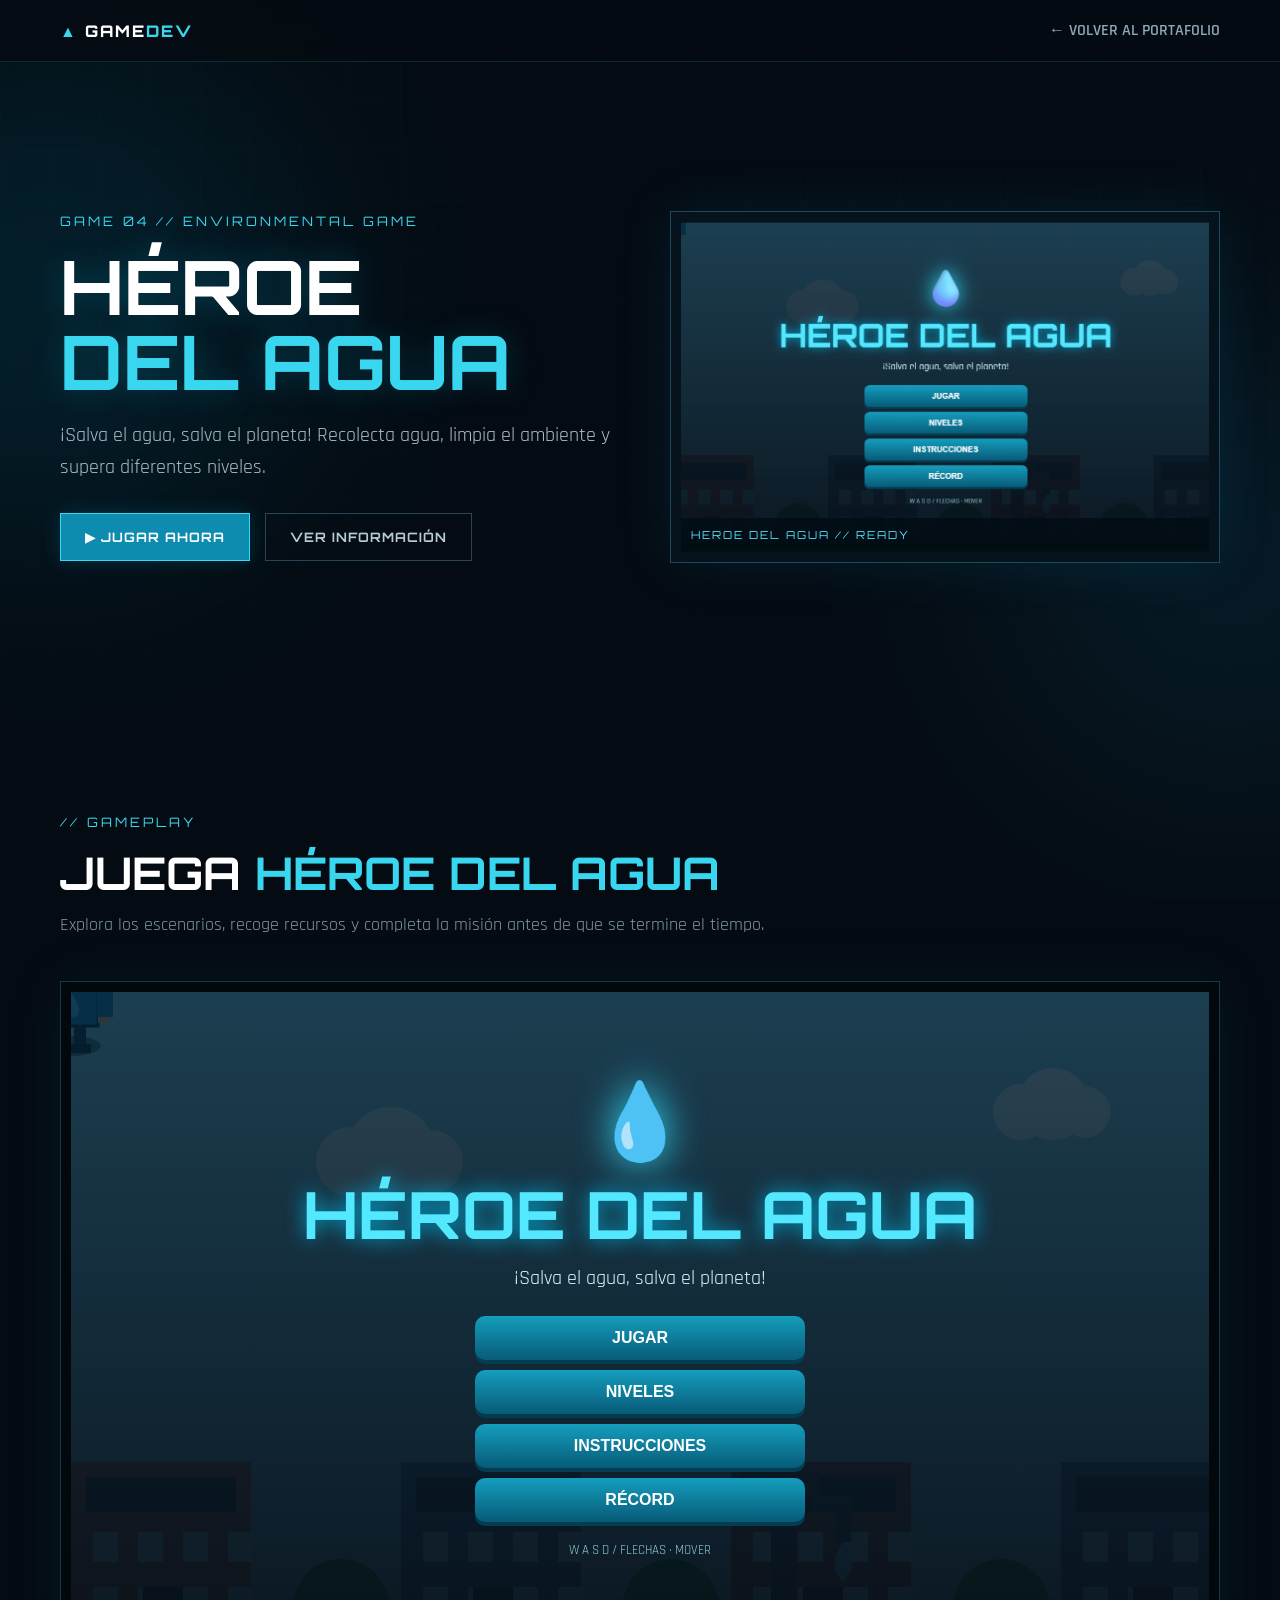
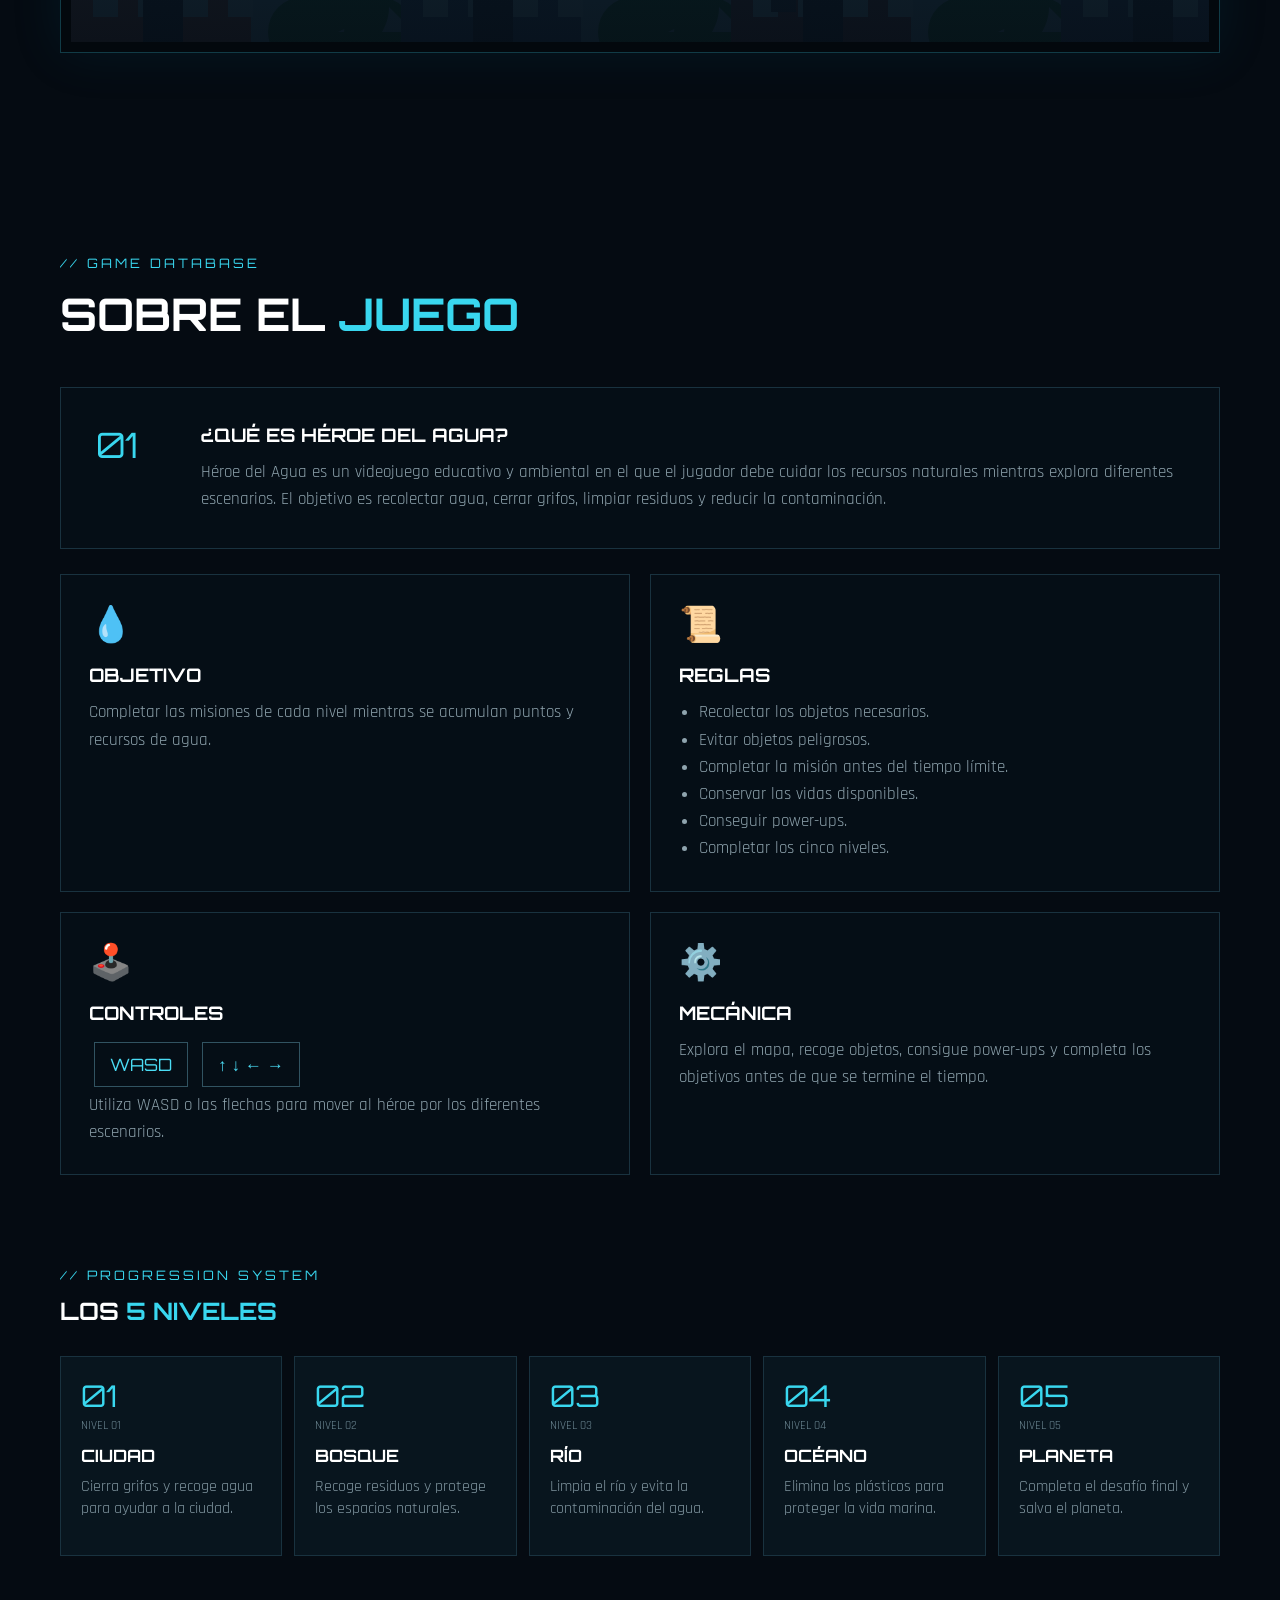
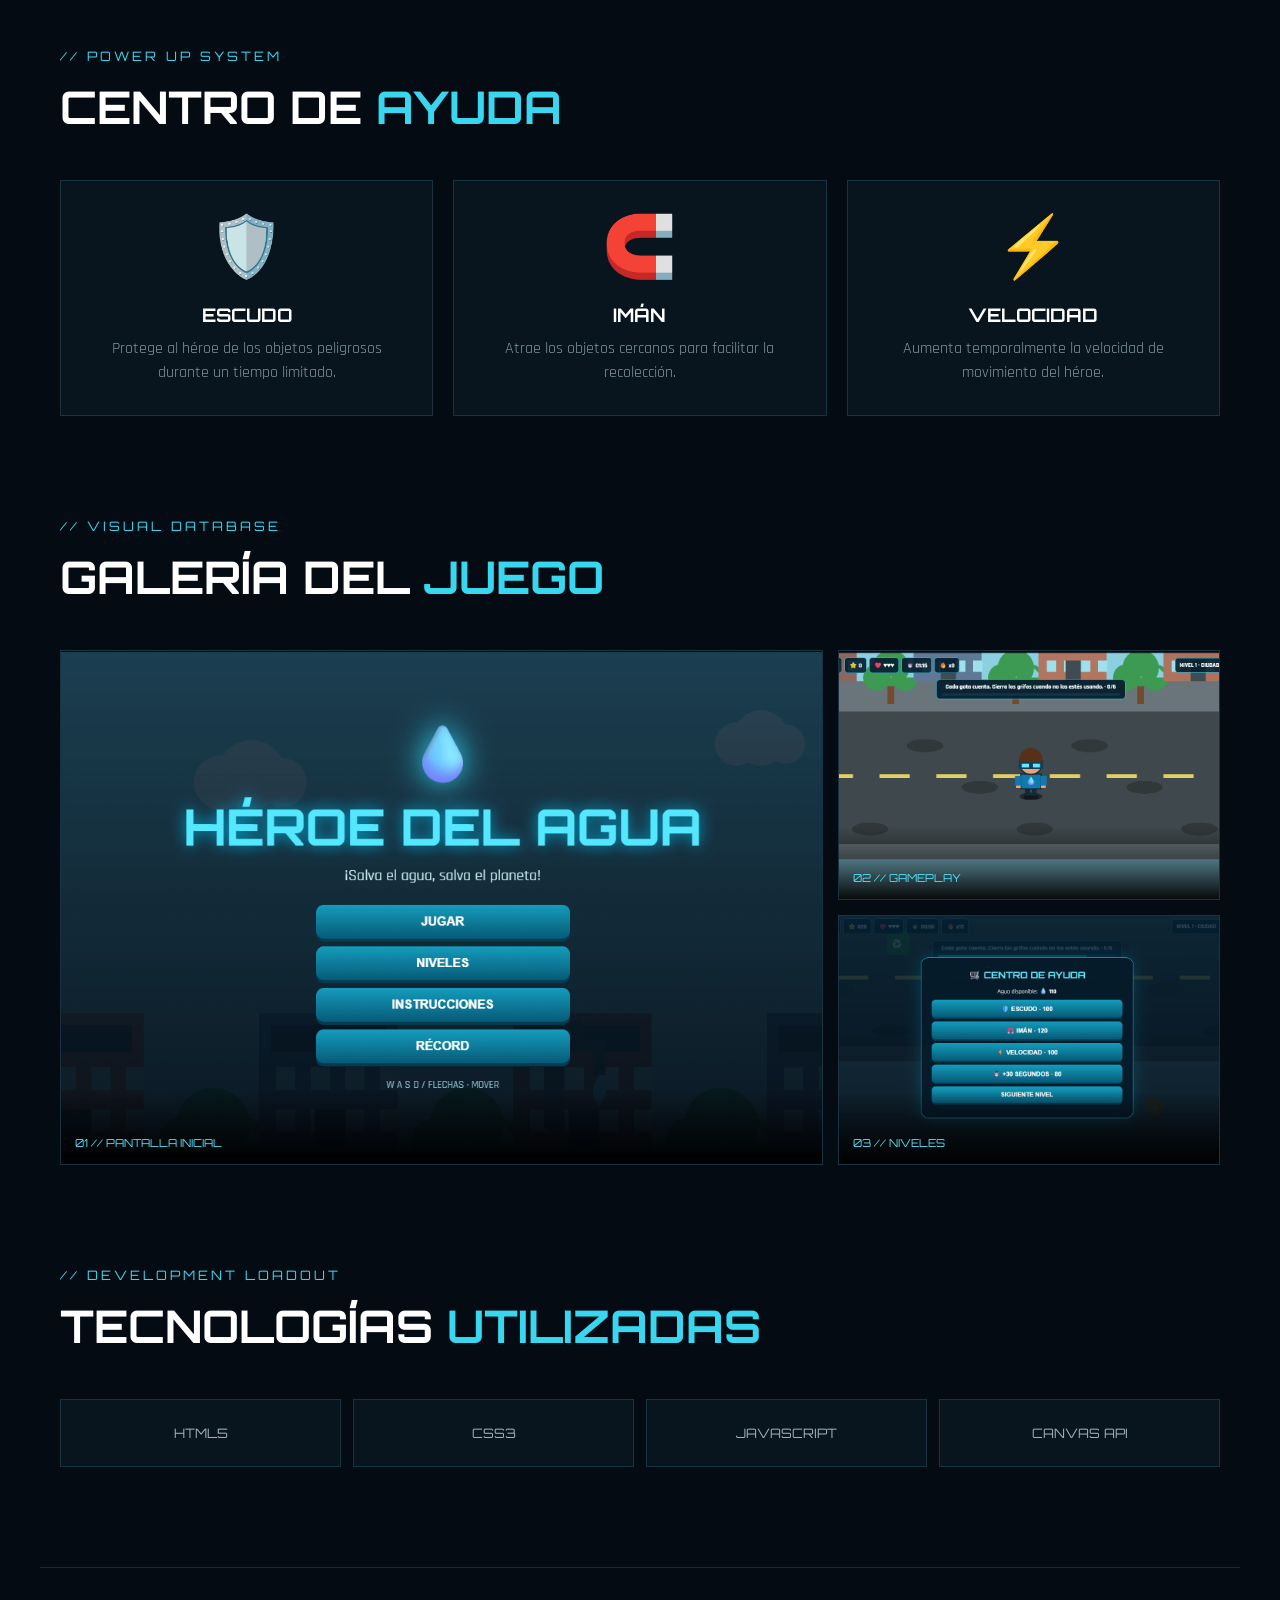
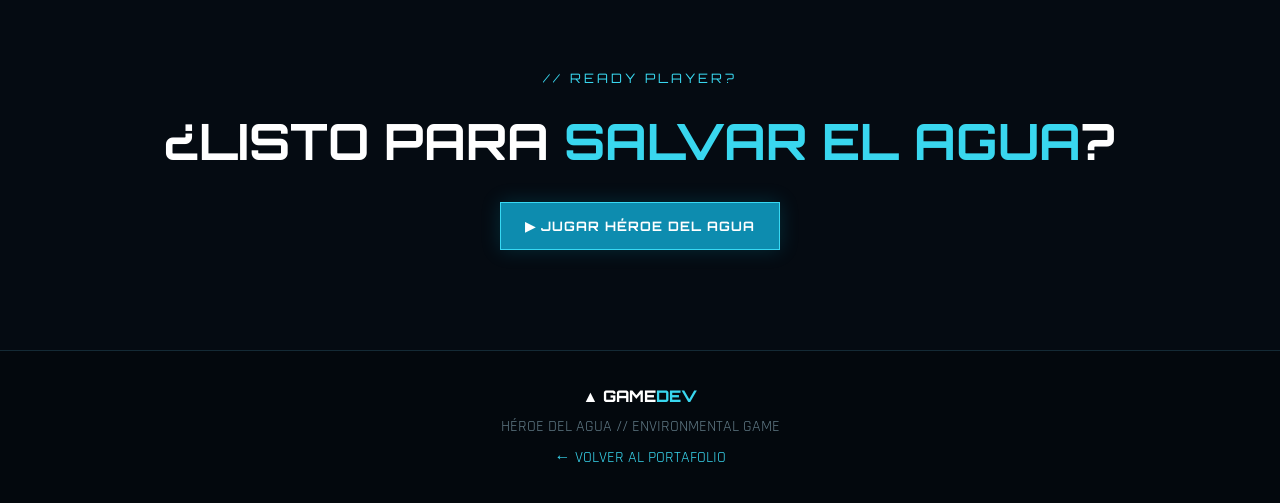
<file: juego4/juego4.html>
<!DOCTYPE html>
<html lang="es">
<head>
<meta charset="UTF-8">
<meta name="viewport" content="width=device-width, initial-scale=1.0">

<title>Héroe del Agua | Game 04</title>

<link rel="stylesheet" href="juego4.css">

<link rel="preconnect" href="https://fonts.googleapis.com">
<link rel="preconnect" href="https://fonts.gstatic.com" crossorigin>

<link href="https://fonts.googleapis.com/css2?family=Orbitron:wght@400;500;600;700;800;900&family=Rajdhani:wght@400;500;600;700&display=swap" rel="stylesheet">
</head>

<body>

<div class="background">
    <div class="grid"></div>
    <div class="glow glow-one"></div>
    <div class="glow glow-two"></div>
</div>

<header class="navbar">

    <div class="nav-container">

        <a href="../index.html" class="logo">
            <span>▲</span> GAME<span>DEV</span>
        </a>

        <a href="../index.html" class="back-button">
            ← VOLVER AL PORTAFOLIO
        </a>

    </div>

</header>


<main>

<!-- =====================================================
     HERO
===================================================== -->

<section class="game-hero">

    <div class="hero-content">

        <div class="game-label">
            GAME 04 // ENVIRONMENTAL GAME
        </div>

        <h1>
            HÉROE <span>DEL AGUA</span>
        </h1>

        <p>
            ¡Salva el agua, salva el planeta! Recolecta agua,
            limpia el ambiente y supera diferentes niveles.
        </p>

        <div class="hero-buttons">

            <a href="#jugar" class="main-button">
                ▶ JUGAR AHORA
            </a>

            <a href="#informacion" class="outline-button">
                VER INFORMACIÓN
            </a>

        </div>

    </div>


    <div class="hero-image">

        <img src="img/portada.png" alt="Portada de Héroe del Agua">

        <div class="image-label">
            HEROE DEL AGUA // READY
        </div>

    </div>

</section>


<!-- =====================================================
     GAMEPLAY
===================================================== -->

<section class="game-section" id="jugar">

    <div class="section-title">

        <span>// GAMEPLAY</span>

        <h2>
            JUEGA <strong>HÉROE DEL AGUA</strong>
        </h2>

        <p>
            Explora los escenarios, recoge recursos y completa
            la misión antes de que se termine el tiempo.
        </p>

    </div>


    <div class="game-container">

        <div class="game-frame">

            <canvas id="game"></canvas>

            <!-- MENÚ PRINCIPAL -->

            <div id="menu" class="game-screen">

                <div class="water-logo">
                    💧
                </div>

                <h1>
                    HÉROE DEL AGUA
                </h1>

                <p class="subtitle">
                    ¡Salva el agua, salva el planeta!
                </p>

                <div class="menuButtons">

                    <button id="play">
                        JUGAR
                    </button>

                    <button id="levels">
                        NIVELES
                    </button>

                    <button id="instructions">
                        INSTRUCCIONES
                    </button>

                    <button id="records">
                        RÉCORD
                    </button>

                </div>

                <p class="controls">
                    W A S D / FLECHAS · MOVER
                </p>

            </div>


            <!-- NIVELES -->

            <div id="levelsScreen" class="game-screen hidden">

                <div class="game-panel">

                    <h2>
                        SELECCIONA NIVEL
                    </h2>

                    <div id="levelList"></div>

                    <button class="back">
                        VOLVER
                    </button>

                </div>

            </div>


            <!-- INSTRUCCIONES -->

            <div id="instructionsScreen" class="game-screen hidden">

                <div class="game-panel">

                    <h2>
                        ¿CÓMO JUGAR?
                    </h2>

                    <p>💧 Recolecta gotas para acumular agua.</p>
                    <p>🚰 Cierra los grifos para ahorrar agua.</p>
                    <p>♻️ Recoge residuos para limpiar la ciudad.</p>
                    <p>🧴 Elimina los plásticos del agua.</p>
                    <p>⚠️ Evita los objetos peligrosos.</p>
                    <p>⭐ Consigue power-ups para mejorar tus habilidades.</p>
                    <p>🔥 Haz combos para conseguir más puntos.</p>
                    <p>❤️ Tienes 3 vidas.</p>
                    <p>⏱️ Completa la misión antes de que termine el tiempo.</p>
                    <p>🛡️ Puedes conseguir escudos para protegerte.</p>
                    <p>⌨️ Usa WASD o las flechas para moverte.</p>

                    <button class="back">
                        VOLVER
                    </button>

                </div>

            </div>


            <!-- RÉCORDS -->

            <div id="recordsScreen" class="game-screen hidden">

                <div class="game-panel">

                    <h2>
                        🏆 RÉCORDS
                    </h2>

                    <div class="record">
                        PUNTUACIÓN
                        <br>
                        <b id="bestScore">0</b>
                    </div>

                    <div class="record">
                        MEJOR COMBO
                        <br>
                        <b id="bestCombo">0</b>
                    </div>

                    <div class="record">
                        NIVEL MÁXIMO
                        <br>
                        <b id="bestLevel">0</b>
                    </div>

                    <button id="clearRecord">
                        BORRAR RÉCORD
                    </button>

                    <button class="back">
                        VOLVER
                    </button>

                </div>

            </div>


            <!-- HUD -->

            <div id="hud" class="hidden">

                <div class="hudBox">
                    💧 <span id="water">0</span>
                </div>

                <div class="hudBox">
                    ⭐ <span id="score">0</span>
                </div>

                <div class="hudBox">
                    ❤️ <span id="lives">♥♥♥</span>
                </div>

                <div class="hudBox">
                    ⏱️ <span id="timer">00:00</span>
                </div>

                <div class="hudBox">
                    🔥 <span id="combo">x0</span>
                </div>

                <div class="hudLevel" id="levelName">
                    NIVEL 1
                </div>

                <button id="pause">
                    Ⅱ
                </button>

            </div>


            <!-- MISIÓN -->

            <div id="mission" class="hidden">

                <div id="missionText"></div>

                <div class="progress">
                    <div id="missionProgress"></div>
                </div>

            </div>


            <!-- RESULTADO -->

            <div id="resultScreen" class="game-screen hidden">

                <div class="game-panel result">

                    <div id="resultStars">
                        ★
                    </div>

                    <h2 id="resultTitle">
                        NIVEL 1
                    </h2>

                    <p id="resultMessage"></p>

                    <div id="resultStats"></div>

                    <button id="resultAction">
                        COMENZAR
                    </button>

                </div>

            </div>


            <!-- TIENDA -->

            <div id="shopScreen" class="game-screen hidden">

                <div class="game-panel">

                    <h2>
                        🛒 CENTRO DE AYUDA
                    </h2>

                    <p>
                        Agua disponible:
                        💧 <b id="shopWater">0</b>
                    </p>

                    <button data-buy="shield">
                        🛡️ ESCUDO · 100
                    </button>

                    <button data-buy="magnet">
                        🧲 IMÁN · 120
                    </button>

                    <button data-buy="speed">
                        ⚡ VELOCIDAD · 100
                    </button>

                    <button data-buy="time">
                        ⏱️ +30 SEGUNDOS · 80
                    </button>

                    <button id="continueShop">
                        SIGUIENTE NIVEL
                    </button>

                </div>

            </div>


            <!-- PAUSA -->

            <div id="pauseScreen" class="game-screen hidden">

                <div class="game-panel">

                    <h2>
                        PAUSA
                    </h2>

                    <p>
                        El planeta necesita tu ayuda.
                    </p>

                    <button id="resume">
                        CONTINUAR
                    </button>

                    <button id="pauseMenu">
                        MENÚ PRINCIPAL
                    </button>

                </div>

            </div>

        </div>

    </div>

</section>


<!-- =====================================================
     INFORMACIÓN
===================================================== -->

<section class="game-info-section" id="informacion">

    <div class="section-title">

        <span>// GAME DATABASE</span>

        <h2>
            SOBRE EL <strong>JUEGO</strong>
        </h2>

    </div>


    <div class="description-box">

        <div class="box-number">
            01
        </div>

        <div>

            <h3>
                ¿QUÉ ES HÉROE DEL AGUA?
            </h3>

            <p>
                Héroe del Agua es un videojuego educativo y
                ambiental en el que el jugador debe cuidar los
                recursos naturales mientras explora diferentes
                escenarios. El objetivo es recolectar agua,
                cerrar grifos, limpiar residuos y reducir la
                contaminación.
            </p>

        </div>

    </div>


    <div class="info-grid">

        <div class="info-card">

            <div class="card-icon">
                💧
            </div>

            <h3>
                OBJETIVO
            </h3>

            <p>
                Completar las misiones de cada nivel mientras
                se acumulan puntos y recursos de agua.
            </p>

        </div>


        <div class="info-card">

            <div class="card-icon">
                📜
            </div>

            <h3>
                REGLAS
            </h3>

            <ul>

                <li>Recolectar los objetos necesarios.</li>
                <li>Evitar objetos peligrosos.</li>
                <li>Completar la misión antes del tiempo límite.</li>
                <li>Conservar las vidas disponibles.</li>
                <li>Conseguir power-ups.</li>
                <li>Completar los cinco niveles.</li>

            </ul>

        </div>


        <div class="info-card">

            <div class="card-icon">
                🕹️
            </div>

            <h3>
                CONTROLES
            </h3>

            <p class="control-key">
                WASD
            </p>

            <p class="control-key">
                ↑ ↓ ← →
            </p>

            <p>
                Utiliza WASD o las flechas para mover al héroe
                por los diferentes escenarios.
            </p>

        </div>


        <div class="info-card">

            <div class="card-icon">
                ⚙️
            </div>

            <h3>
                MECÁNICA
            </h3>

            <p>
                Explora el mapa, recoge objetos, consigue
                power-ups y completa los objetivos antes de
                que se termine el tiempo.
            </p>

        </div>

    </div>


    <!-- =====================================================
         NIVELES
    ===================================================== -->

    <div class="levels-section">

        <div class="levels-title">

            <span>// PROGRESSION SYSTEM</span>

            <h2>
                LOS <strong>5 NIVELES</strong>
            </h2>

        </div>


        <div class="levels-grid">

            <div class="level-card">

                <div class="level-number">
                    01
                </div>

                <div class="level-content">

                    <span>NIVEL 01</span>

                    <h3>
                        CIUDAD
                    </h3>

                    <p>
                        Cierra grifos y recoge agua para
                        ayudar a la ciudad.
                    </p>

                </div>

            </div>


            <div class="level-card">

                <div class="level-number">
                    02
                </div>

                <div class="level-content">

                    <span>NIVEL 02</span>

                    <h3>
                        BOSQUE
                    </h3>

                    <p>
                        Recoge residuos y protege los
                        espacios naturales.
                    </p>

                </div>

            </div>


            <div class="level-card">

                <div class="level-number">
                    03
                </div>

                <div class="level-content">

                    <span>NIVEL 03</span>

                    <h3>
                        RÍO
                    </h3>

                    <p>
                        Limpia el río y evita la contaminación
                        del agua.
                    </p>

                </div>

            </div>


            <div class="level-card">

                <div class="level-number">
                    04
                </div>

                <div class="level-content">

                    <span>NIVEL 04</span>

                    <h3>
                        OCÉANO
                    </h3>

                    <p>
                        Elimina los plásticos para proteger
                        la vida marina.
                    </p>

                </div>

            </div>


            <div class="level-card">

                <div class="level-number">
                    05
                </div>

                <div class="level-content">

                    <span>NIVEL 05</span>

                    <h3>
                        PLANETA
                    </h3>

                    <p>
                        Completa el desafío final y salva
                        el planeta.
                    </p>

                </div>

            </div>

        </div>

    </div>


    <!-- =====================================================
         POWER UPS
    ===================================================== -->

    <div class="characters-section">

        <div class="section-title">

            <span>// POWER UP SYSTEM</span>

            <h2>
                CENTRO DE <strong>AYUDA</strong>
            </h2>

        </div>


        <div class="characters-grid">

            <div class="character-card">

                <div class="character-image">
                    🛡️
                </div>

                <h3>
                    ESCUDO
                </h3>

                <p>
                    Protege al héroe de los objetos peligrosos
                    durante un tiempo limitado.
                </p>

            </div>


            <div class="character-card">

                <div class="character-image">
                    🧲
                </div>

                <h3>
                    IMÁN
                </h3>

                <p>
                    Atrae los objetos cercanos para facilitar
                    la recolección.
                </p>

            </div>


            <div class="character-card">

                <div class="character-image">
                    ⚡
                </div>

                <h3>
                    VELOCIDAD
                </h3>

                <p>
                    Aumenta temporalmente la velocidad
                    de movimiento del héroe.
                </p>

            </div>

        </div>

    </div>


    <!-- =====================================================
         GALERÍA
    ===================================================== -->

    <div class="gallery-section">

        <div class="section-title">

            <span>// VISUAL DATABASE</span>

            <h2>
                GALERÍA DEL <strong>JUEGO</strong>
            </h2>

        </div>


        <div class="gallery-grid">

            <div class="gallery-item large">

                <img
                    src="img/portada.png"
                    alt="Portada de Héroe del Agua"
                >

                <div class="gallery-caption">
                    01 // PANTALLA INICIAL
                </div>

            </div>


            <div class="gallery-item">

                <img
                    src="img/gameplay.png"
                    alt="Gameplay de Héroe del Agua"
                >

                <div class="gallery-caption">
                    02 // GAMEPLAY
                </div>

            </div>


            <div class="gallery-item">

                <img
                    src="img/niveles.png"
                    alt="Niveles de Héroe del Agua"
                >

                <div class="gallery-caption">
                    03 // NIVELES
                </div>

            </div>

        </div>

    </div>


    <!-- =====================================================
         TECNOLOGÍAS
    ===================================================== -->

    <div class="technologies">

        <div class="section-title">

            <span>// DEVELOPMENT LOADOUT</span>

            <h2>
                TECNOLOGÍAS <strong>UTILIZADAS</strong>
            </h2>

        </div>


        <div class="technology-list">

            <div>
                HTML5
            </div>

            <div>
                CSS3
            </div>

            <div>
                JAVASCRIPT
            </div>

            <div>
                CANVAS API
            </div>

        </div>

    </div>

</section>


<!-- =====================================================
     CTA
===================================================== -->

<section class="final-cta">

    <span>
        // READY PLAYER?
    </span>

    <h2>
        ¿LISTO PARA <strong>SALVAR EL AGUA</strong>?
    </h2>

    <a href="#jugar" class="main-button">
        ▶ JUGAR HÉROE DEL AGUA
    </a>

</section>

</main>


<footer>

    <div class="footer-logo">
        ▲ GAME<span>DEV</span>
    </div>

    <p>
        HÉROE DEL AGUA // ENVIRONMENTAL GAME
    </p>

    <a href="../index.html">
        ← VOLVER AL PORTAFOLIO
    </a>

</footer>


<script src="juego4.js"></script>

</body>
</html>
</file>
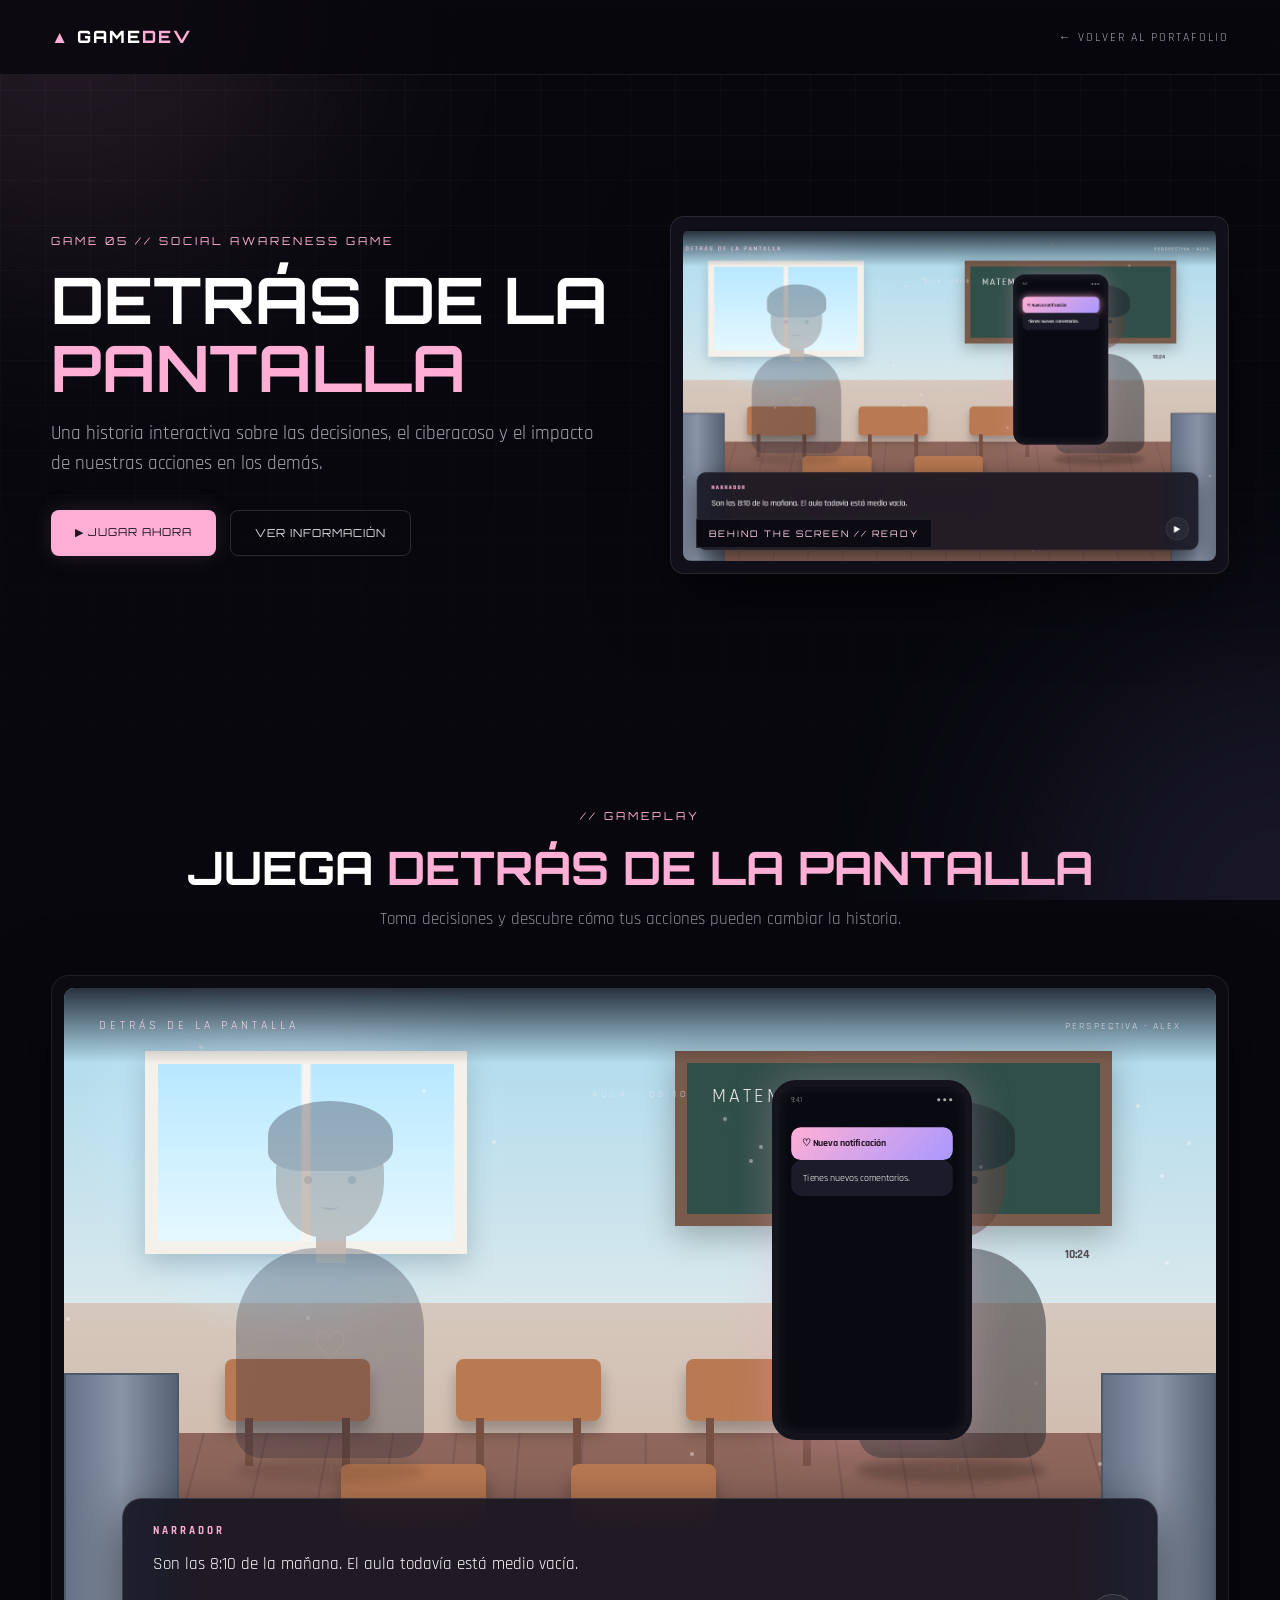
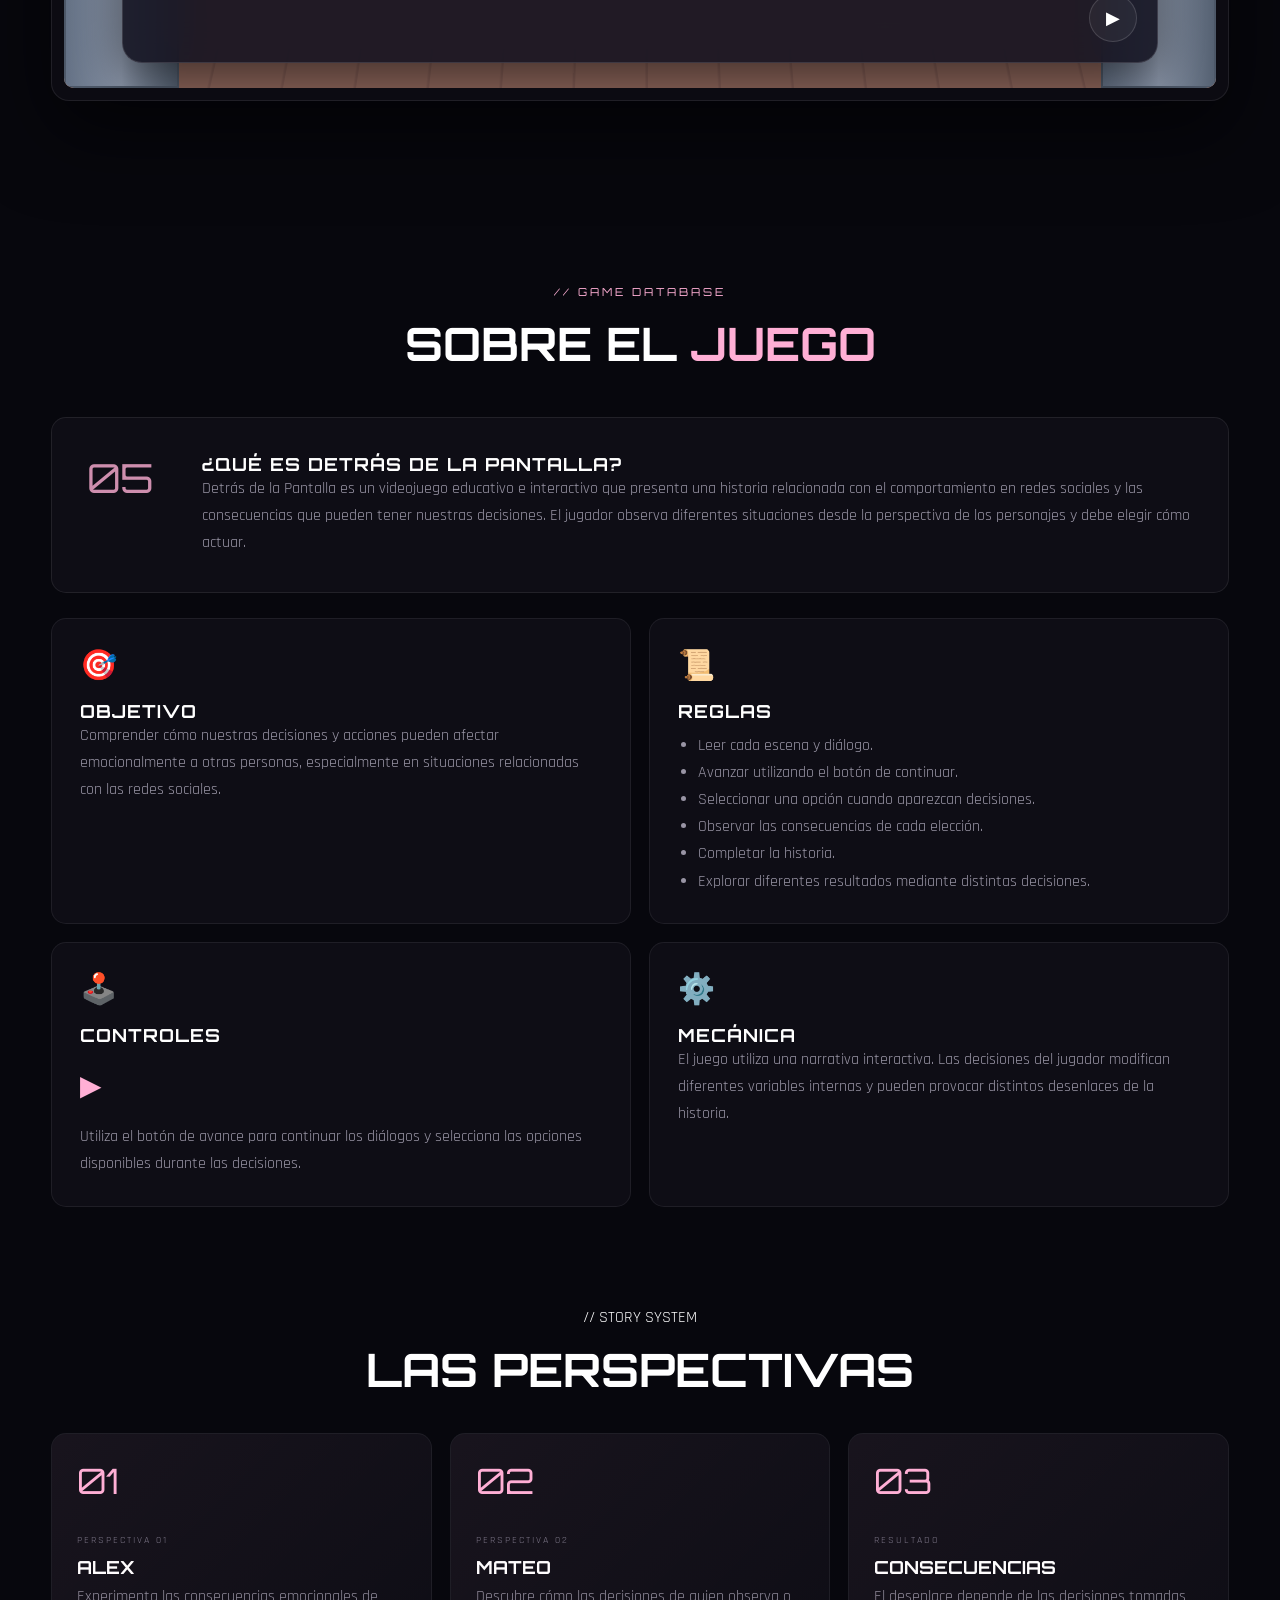
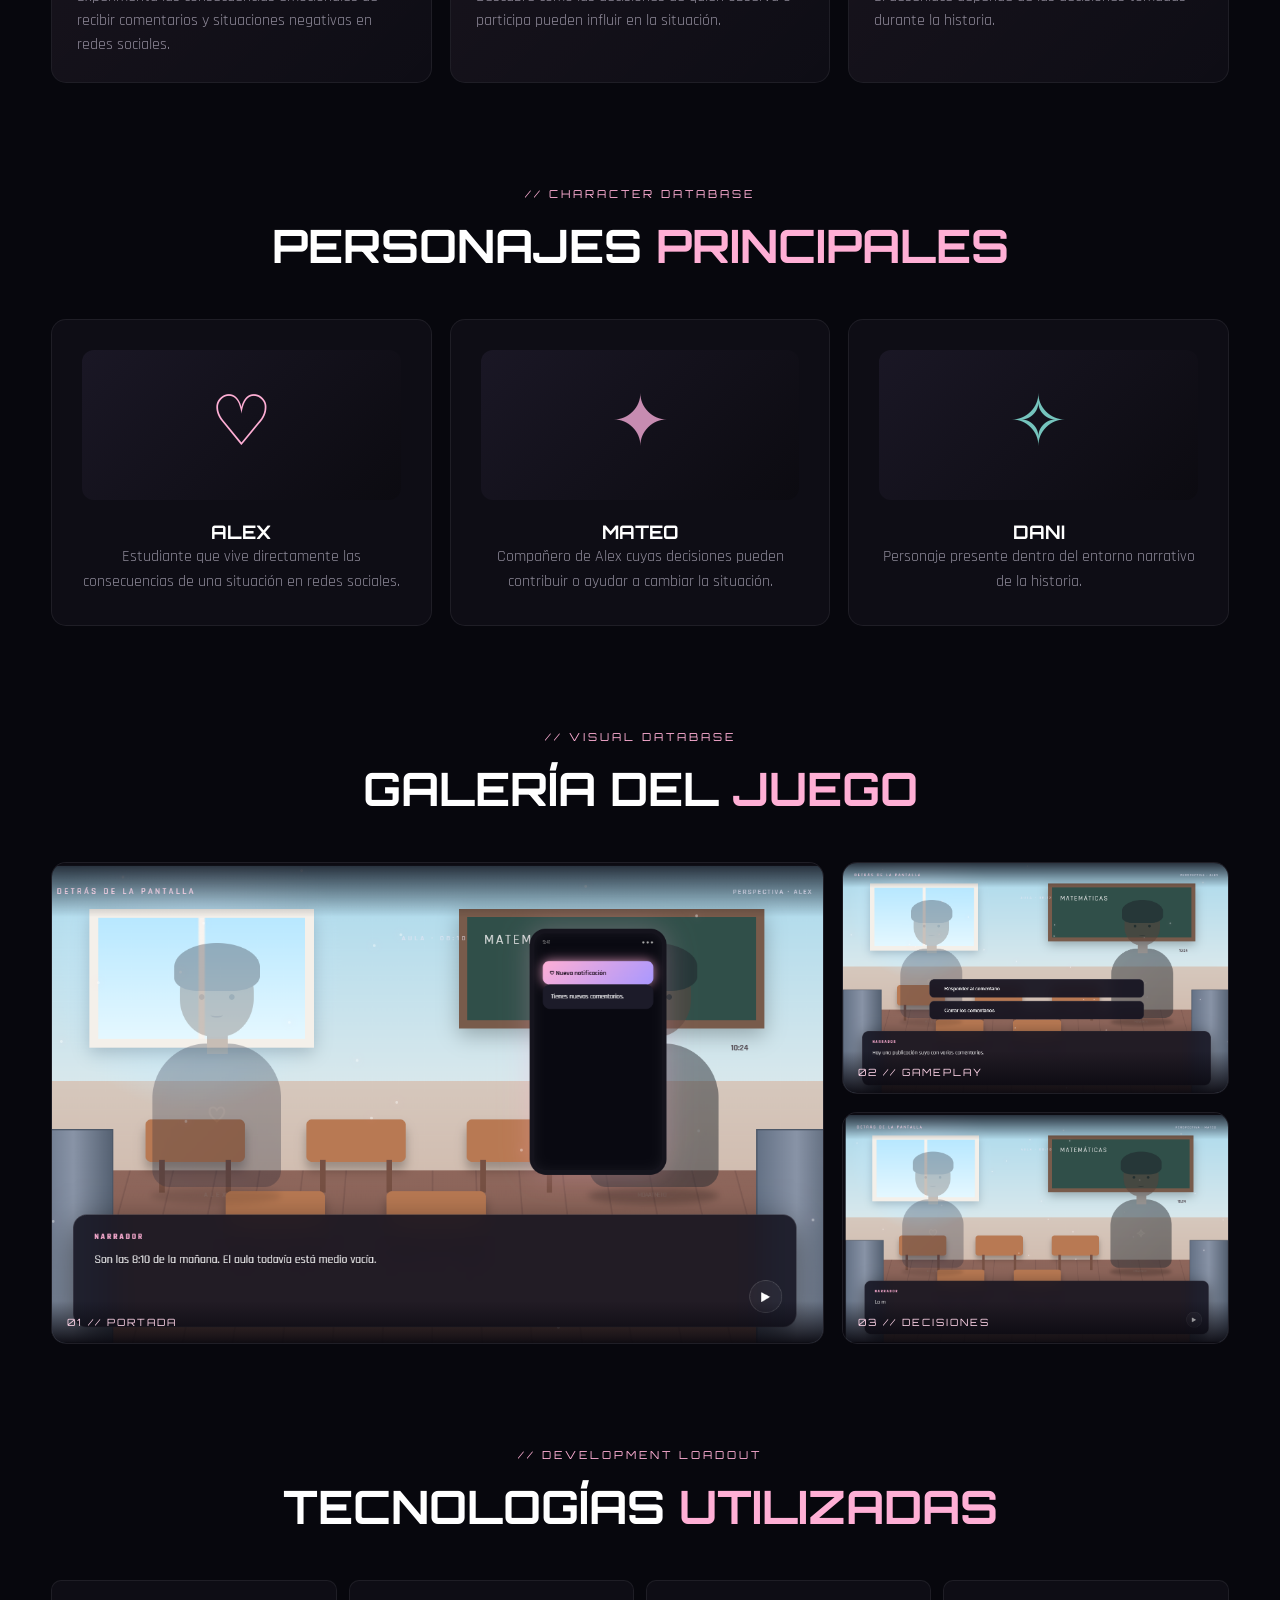
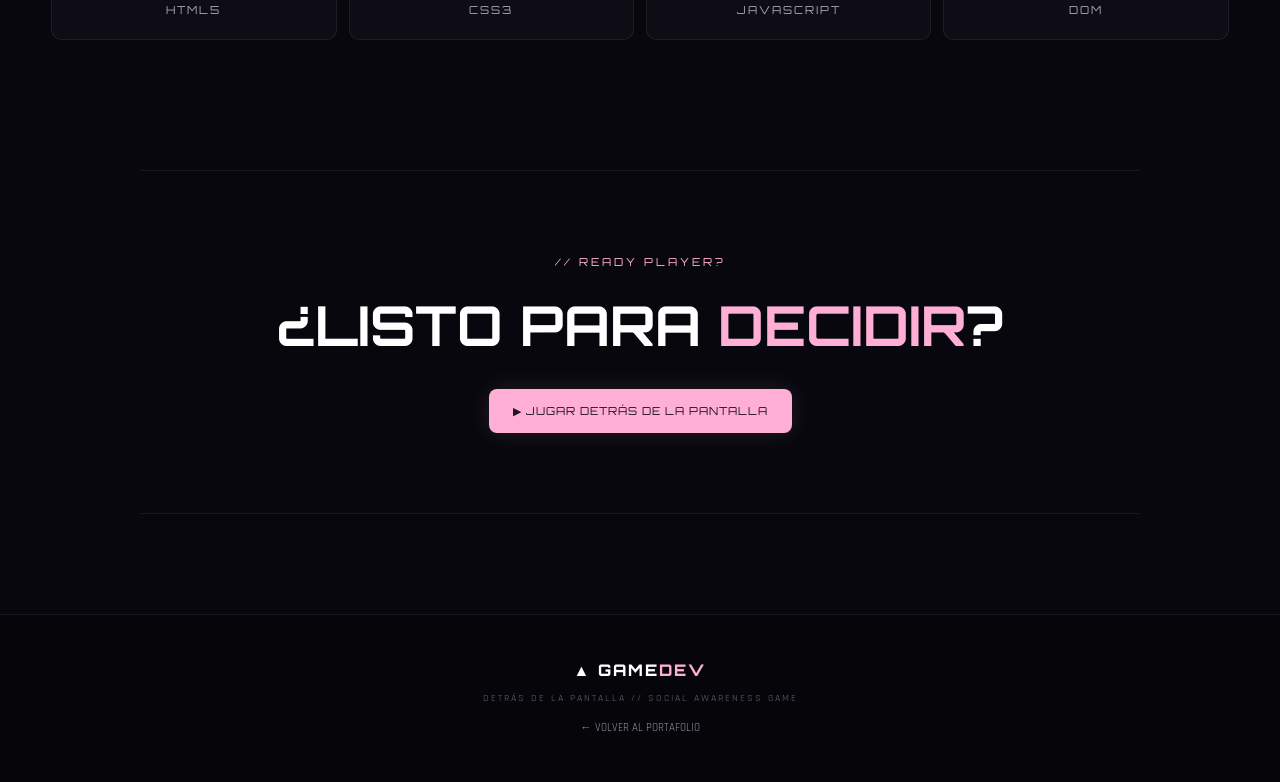
<file: juego5/juego5.html>
<!DOCTYPE html>
<html lang="es">
<head>
<meta charset="UTF-8">
<meta name="viewport" content="width=device-width,initial-scale=1.0">
<title>Detrás de la Pantalla | Game 05</title>
<link rel="stylesheet" href="juego5.css">
<link rel="preconnect" href="https://fonts.googleapis.com">
<link rel="preconnect" href="https://fonts.gstatic.com" crossorigin>
<link href="https://fonts.googleapis.com/css2?family=Orbitron:wght@400;500;600;700;800;900&family=Rajdhani:wght@400;500;600;700&display=swap" rel="stylesheet">
</head>
<body>

<div class="background">
<div class="grid"></div>
<div class="glow glow-one"></div>
<div class="glow glow-two"></div>
</div>

<header class="navbar">
<div class="nav-container">
<a href="../index.html" class="logo"><span>▲</span> GAME<span>DEV</span></a>
<a href="../index.html" class="back-button">← VOLVER AL PORTAFOLIO</a>
</div>
</header>

<main>

<section class="game-hero">
<div class="hero-content">
<div class="game-label">GAME 05 // SOCIAL AWARENESS GAME</div>
<h1>DETRÁS DE LA <span>PANTALLA</span></h1>
<p>Una historia interactiva sobre las decisiones, el ciberacoso y el impacto de nuestras acciones en los demás.</p>
<div class="hero-buttons">
<a href="#jugar" class="main-button">▶ JUGAR AHORA</a>
<a href="#informacion" class="outline-button">VER INFORMACIÓN</a>
</div>
</div>

<div class="hero-image">
<img src="img/portada.png" alt="Portada de Detrás de la Pantalla">
<div class="image-label">BEHIND THE SCREEN // READY</div>
</div>
</section>

<section class="game-section" id="jugar">
<div class="section-title">
<span>// GAMEPLAY</span>
<h2>JUEGA <strong>DETRÁS DE LA PANTALLA</strong></h2>
<p>Toma decisiones y descubre cómo tus acciones pueden cambiar la historia.</p>
</div>

<div class="game-wrapper">
<div id="game">

<div id="background-game">
<div class="sky"></div>
<div class="window"></div>
<div class="board"><span>MATEMÁTICAS</span></div>
<div class="clock">10:24</div>
<div class="floor"></div>
<div class="desk desk1"></div>
<div class="desk desk2"></div>
<div class="desk desk3"></div>
<div class="desk desk4"></div>
<div class="desk desk5"></div>
<div class="locker left"></div>
<div class="locker right"></div>
<div class="hall-lockers"></div>
<div class="hall-floor"></div>
</div>

<div id="particles"></div>

<div id="topbar">
<div id="gameTitle">DETRÁS DE LA PANTALLA</div>
<div id="perspective">PERSPECTIVA · ALEX</div>
</div>

<div id="location">AULA · 10:24</div>

<div id="characters">
<div class="character alex" id="alex">
<div class="shadow"></div>
<div class="head">
<div class="hair"></div>
<div class="eye e1"></div>
<div class="eye e2"></div>
<div class="mouth"></div>
</div>
<div class="neck"></div>
<div class="body"><div class="shirtSymbol">♡</div></div>
<div class="name">ALEX</div>
</div>

<div class="character mateo" id="mateo">
<div class="shadow"></div>
<div class="head">
<div class="hair"></div>
<div class="eye e1"></div>
<div class="eye e2"></div>
<div class="mouth"></div>
</div>
<div class="neck"></div>
<div class="body"><div class="shirtSymbol">✦</div></div>
<div class="name">MATEO</div>
</div>

<div class="character dani" id="dani">
<div class="shadow"></div>
<div class="head">
<div class="hair"></div>
<div class="eye e1"></div>
<div class="eye e2"></div>
<div class="mouth"></div>
</div>
<div class="neck"></div>
<div class="body"><div class="shirtSymbol">✧</div></div>
<div class="name">DANI</div>
</div>
</div>

<div id="phone">
<div class="phone-top"><span>9:41</span><span>● ● ●</span></div>
<div id="phone-screen"></div>
</div>

<div id="notification"></div>

<div id="dialogue-box">
<div id="speaker">NARRADOR</div>
<div id="dialogue"></div>
<button id="next">▶</button>
</div>

<div id="choices"></div>
<div id="emotion"></div>

<div id="transition">
<div id="transition-title"></div>
<div id="transition-sub"></div>
</div>

</div>
</div>
</section>

<section class="game-info-section" id="informacion">

<div class="section-title">
<span>// GAME DATABASE</span>
<h2>SOBRE EL <strong>JUEGO</strong></h2>
</div>

<div class="description-box">
<div class="box-number">05</div>
<div>
<h3>¿QUÉ ES DETRÁS DE LA PANTALLA?</h3>
<p>Detrás de la Pantalla es un videojuego educativo e interactivo que presenta una historia relacionada con el comportamiento en redes sociales y las consecuencias que pueden tener nuestras decisiones. El jugador observa diferentes situaciones desde la perspectiva de los personajes y debe elegir cómo actuar.</p>
</div>
</div>

<div class="info-grid">

<div class="info-card">
<div class="card-icon">🎯</div>
<h3>OBJETIVO</h3>
<p>Comprender cómo nuestras decisiones y acciones pueden afectar emocionalmente a otras personas, especialmente en situaciones relacionadas con las redes sociales.</p>
</div>

<div class="info-card">
<div class="card-icon">📜</div>
<h3>REGLAS</h3>
<ul>
<li>Leer cada escena y diálogo.</li>
<li>Avanzar utilizando el botón de continuar.</li>
<li>Seleccionar una opción cuando aparezcan decisiones.</li>
<li>Observar las consecuencias de cada elección.</li>
<li>Completar la historia.</li>
<li>Explorar diferentes resultados mediante distintas decisiones.</li>
</ul>
</div>

<div class="info-card">
<div class="card-icon">🕹️</div>
<h3>CONTROLES</h3>
<p class="control-key">▶</p>
<p>Utiliza el botón de avance para continuar los diálogos y selecciona las opciones disponibles durante las decisiones.</p>
</div>

<div class="info-card">
<div class="card-icon">⚙️</div>
<h3>MECÁNICA</h3>
<p>El juego utiliza una narrativa interactiva. Las decisiones del jugador modifican diferentes variables internas y pueden provocar distintos desenlaces de la historia.</p>
</div>

</div>

<div class="levels-section">
<div class="levels-title">
<span>// STORY SYSTEM</span>
<h2>LAS <strong>PERSPECTIVAS</strong></h2>
</div>

<div class="levels-grid">

<div class="level-card level-one">
<div class="level-number">01</div>
<div class="level-content">
<span>PERSPECTIVA 01</span>
<h3>ALEX</h3>
<p>Experimenta las consecuencias emocionales de recibir comentarios y situaciones negativas en redes sociales.</p>
</div>
</div>

<div class="level-card level-two">
<div class="level-number">02</div>
<div class="level-content">
<span>PERSPECTIVA 02</span>
<h3>MATEO</h3>
<p>Descubre cómo las decisiones de quien observa o participa pueden influir en la situación.</p>
</div>
</div>

<div class="level-card level-three">
<div class="level-number">03</div>
<div class="level-content">
<span>RESULTADO</span>
<h3>CONSECUENCIAS</h3>
<p>El desenlace depende de las decisiones tomadas durante la historia.</p>
</div>
</div>

</div>
</div>

<div class="characters-section">
<div class="section-title">
<span>// CHARACTER DATABASE</span>
<h2>PERSONAJES <strong>PRINCIPALES</strong></h2>
</div>

<div class="characters-grid">

<div class="character-card">
<div class="character-image alex-character">♡</div>
<h3>ALEX</h3>
<p>Estudiante que vive directamente las consecuencias de una situación en redes sociales.</p>
</div>

<div class="character-card">
<div class="character-image mateo-character">✦</div>
<h3>MATEO</h3>
<p>Compañero de Alex cuyas decisiones pueden contribuir o ayudar a cambiar la situación.</p>
</div>

<div class="character-card">
<div class="character-image dani-character">✧</div>
<h3>DANI</h3>
<p>Personaje presente dentro del entorno narrativo de la historia.</p>
</div>

</div>
</div>

<div class="gallery-section">
<div class="section-title">
<span>// VISUAL DATABASE</span>
<h2>GALERÍA DEL <strong>JUEGO</strong></h2>
</div>

<div class="gallery-grid">
<div class="gallery-item large">
<img src="img/portada.png" alt="Portada de Detrás de la Pantalla">
<div class="gallery-caption">01 // PORTADA</div>
</div>

<div class="gallery-item">
<img src="img/gameplay.png" alt="Gameplay de Detrás de la Pantalla">
<div class="gallery-caption">02 // GAMEPLAY</div>
</div>

<div class="gallery-item">
<img src="img/decisiones.png" alt="Decisiones de Detrás de la Pantalla">
<div class="gallery-caption">03 // DECISIONES</div>
</div>
</div>
</div>

<div class="technologies">
<div class="section-title">
<span>// DEVELOPMENT LOADOUT</span>
<h2>TECNOLOGÍAS <strong>UTILIZADAS</strong></h2>
</div>

<div class="technology-list">
<div>HTML5</div>
<div>CSS3</div>
<div>JAVASCRIPT</div>
<div>DOM</div>
</div>
</div>

</section>

<section class="final-cta">
<span>// READY PLAYER?</span>
<h2>¿LISTO PARA <strong>DECIDIR</strong>?</h2>
<a href="#jugar" class="main-button">▶ JUGAR DETRÁS DE LA PANTALLA</a>
</section>

</main>

<footer>
<div class="footer-logo">▲ GAME<span>DEV</span></div>
<p>DETRÁS DE LA PANTALLA // SOCIAL AWARENESS GAME</p>
<a href="../index.html">← VOLVER AL PORTAFOLIO</a>
</footer>

<script src="juego5.js"></script>
</body>
</html>
</file>
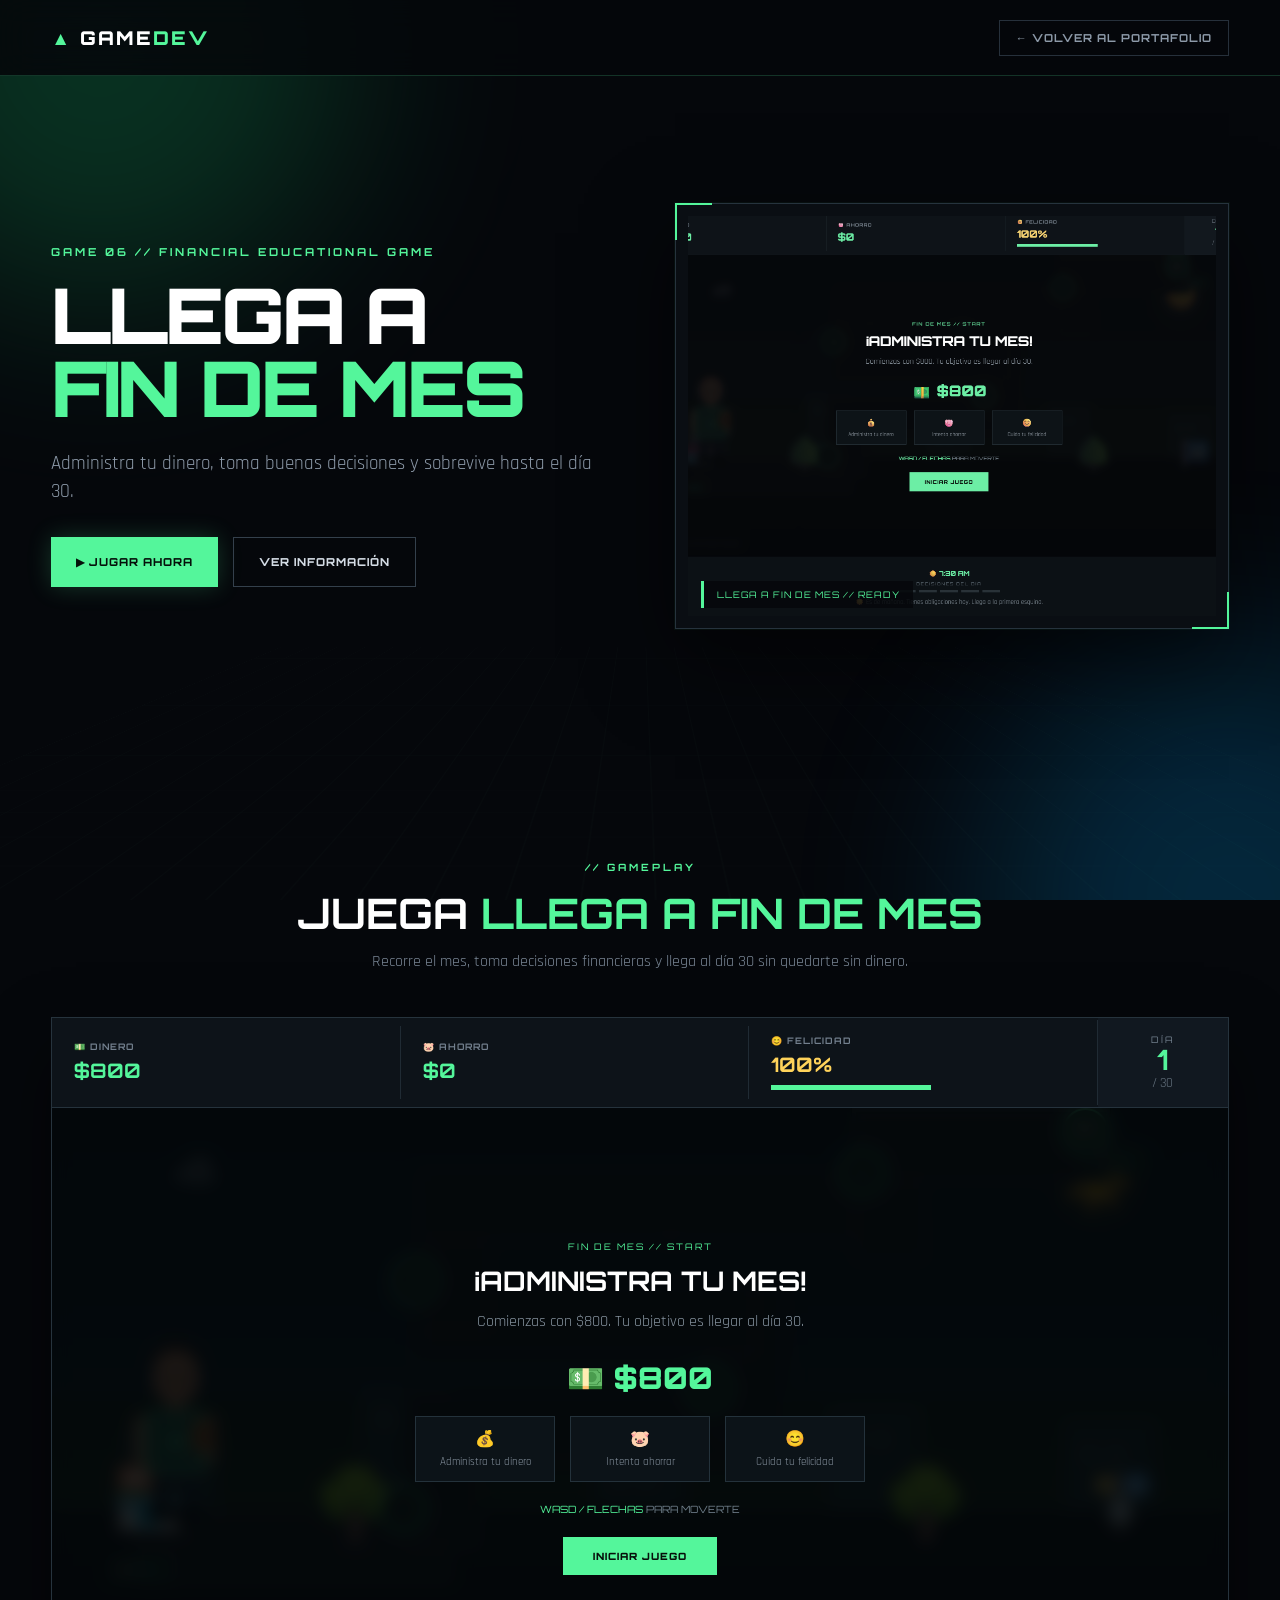
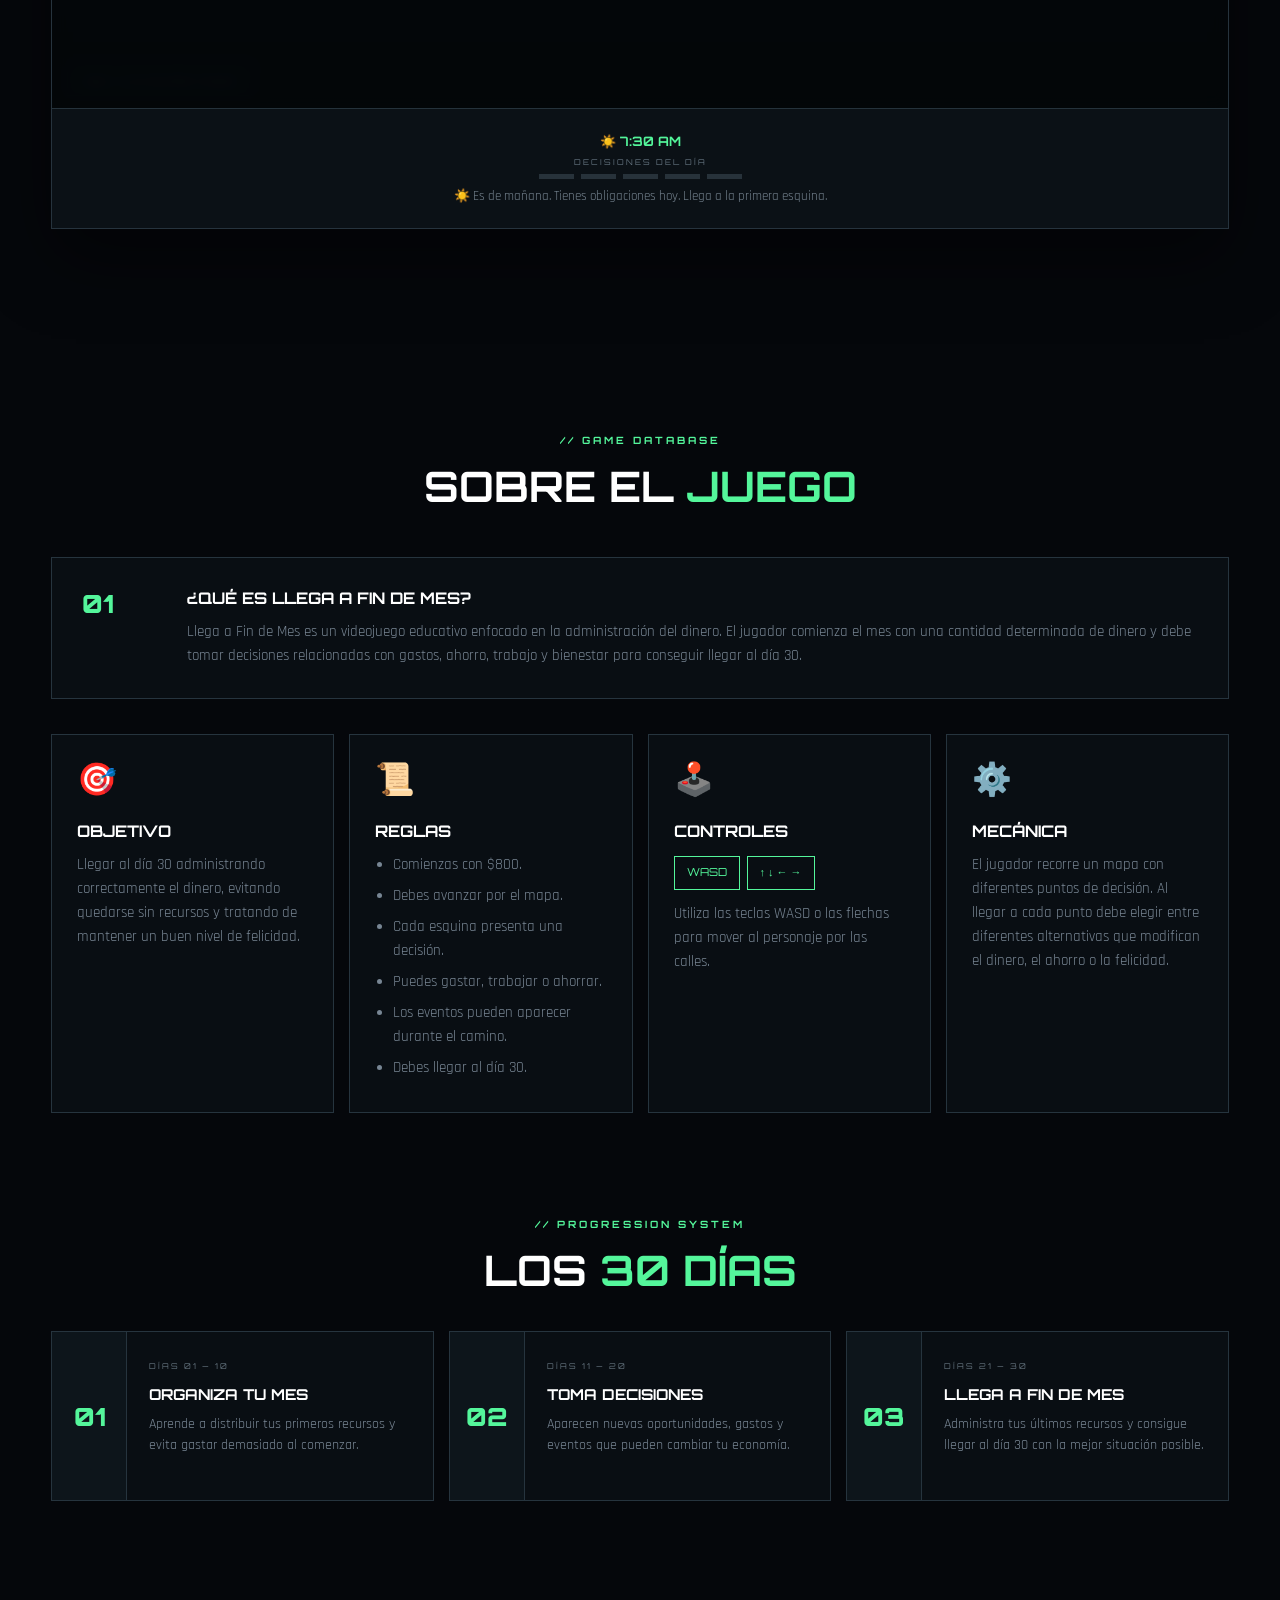
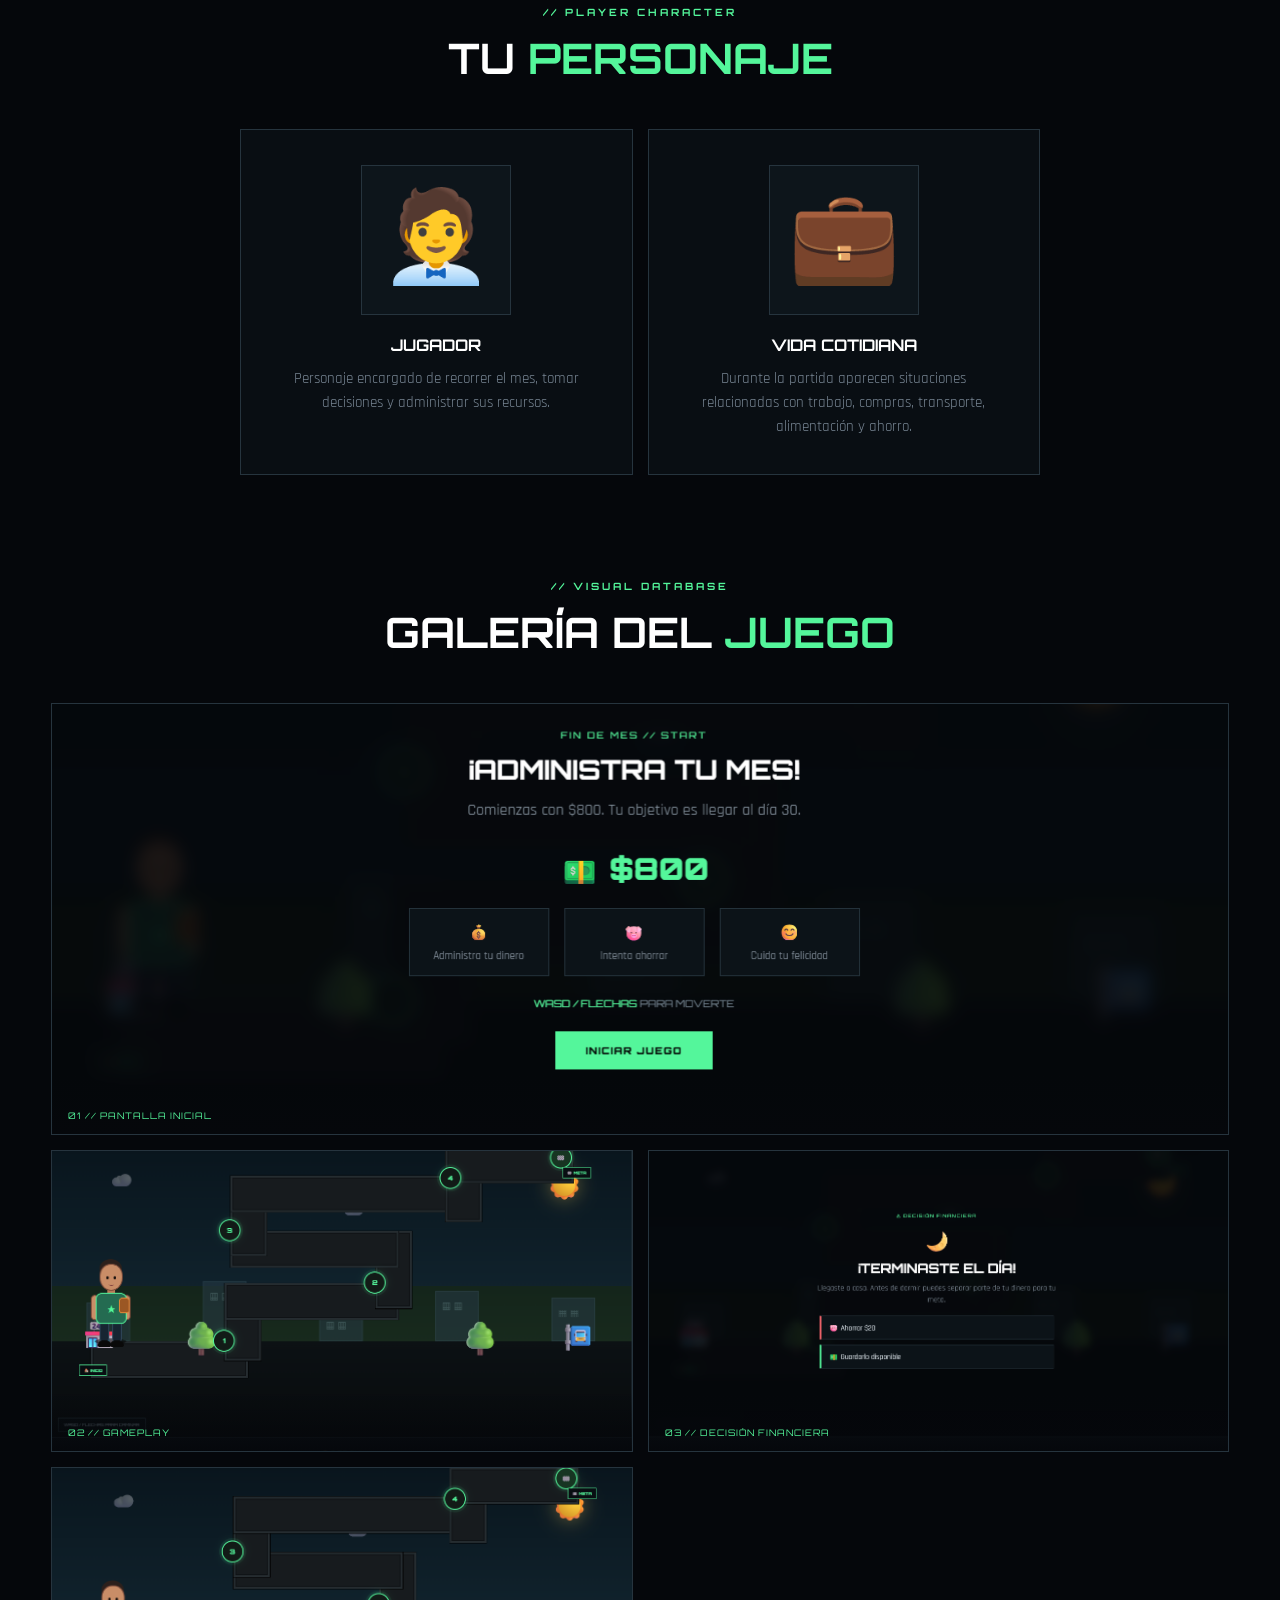
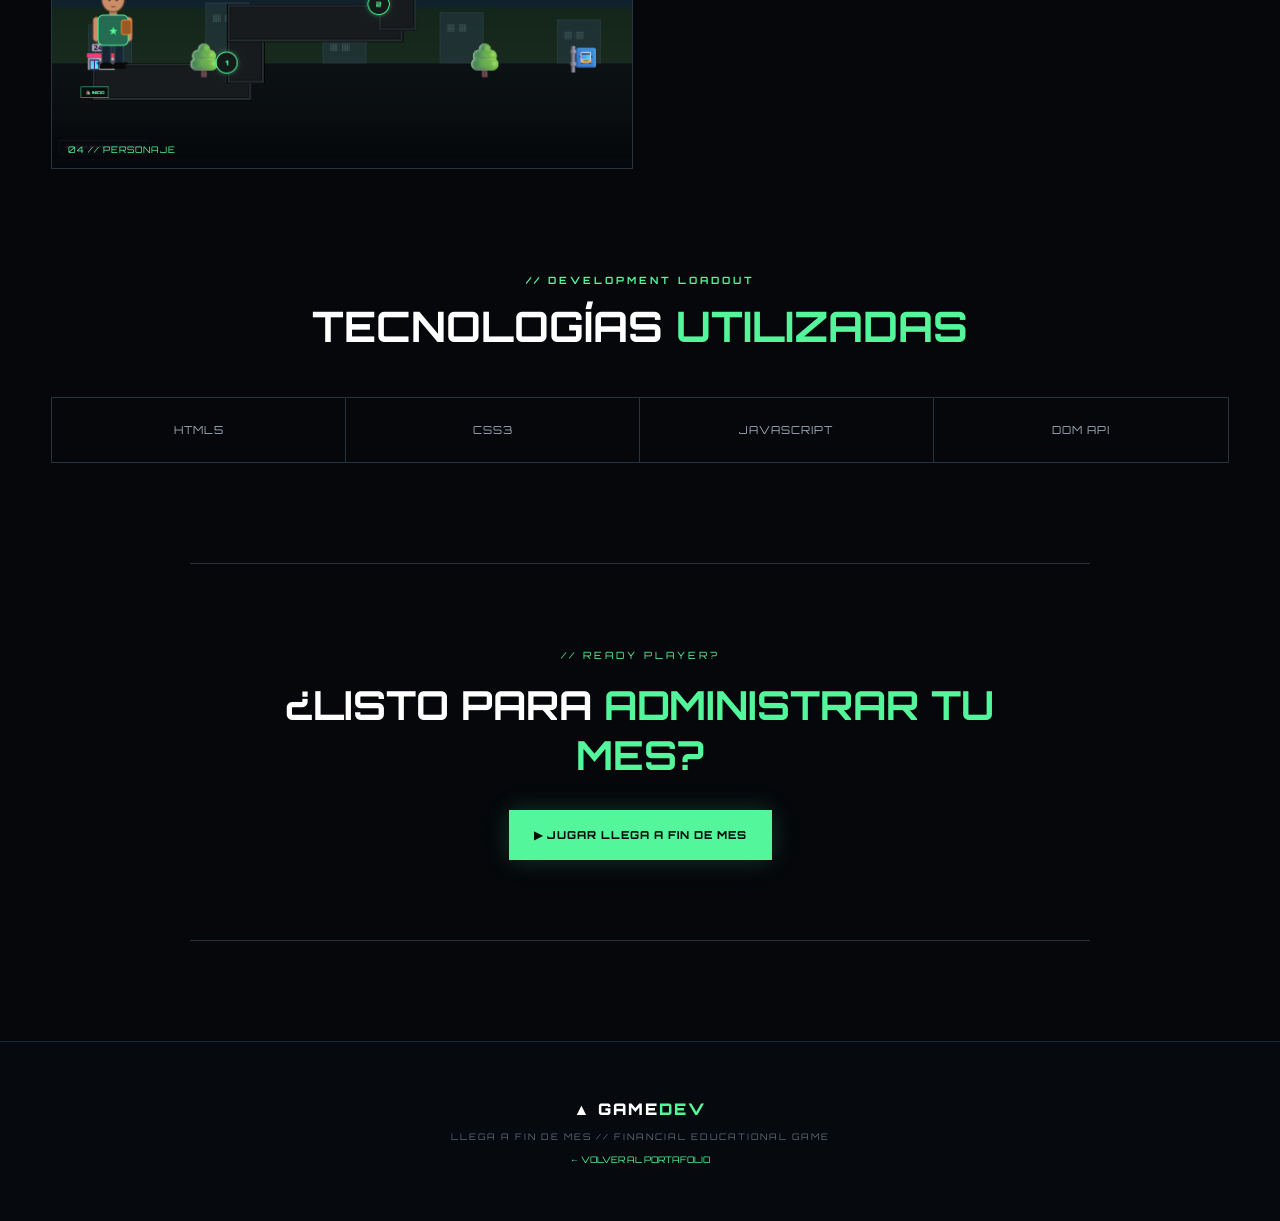
<file: juego6/juego6.html>
<!DOCTYPE html>
<html lang="es">
<head>
<meta charset="UTF-8">
<meta name="viewport" content="width=device-width,initial-scale=1.0">

<title>Llega a Fin de Mes | Game 06</title>

<link rel="stylesheet" href="juego6.css">

<link rel="preconnect" href="https://fonts.googleapis.com">
<link rel="preconnect" href="https://fonts.gstatic.com" crossorigin>

<link href="https://fonts.googleapis.com/css2?family=Orbitron:wght@400;500;600;700;800;900&family=Rajdhani:wght@400;500;600;700&display=swap" rel="stylesheet">
</head>

<body>

<div class="background">
    <div class="grid"></div>
    <div class="glow glow-one"></div>
    <div class="glow glow-two"></div>
</div>

<header class="navbar">
    <div class="nav-container">

        <a href="../index.html" class="logo">
            <span>▲</span> GAME<span>DEV</span>
        </a>

        <a href="../index.html" class="back-button">
            ← VOLVER AL PORTAFOLIO
        </a>

    </div>
</header>


<main>

<!-- =========================
     HERO
========================= -->

<section class="game-hero">

    <div class="hero-content">

        <div class="game-label">
            GAME 06 // FINANCIAL EDUCATIONAL GAME
        </div>

        <h1>
            LLEGA A <span>FIN DE MES</span>
        </h1>

        <p>
            Administra tu dinero, toma buenas decisiones y sobrevive hasta el día 30.
        </p>

        <div class="hero-buttons">

            <a href="#jugar" class="main-button">
                ▶ JUGAR AHORA
            </a>

            <a href="#informacion" class="outline-button">
                VER INFORMACIÓN
            </a>

        </div>

    </div>


    <div class="hero-image">

        <img
            src="img/portada.png"
            alt="Pantalla principal de Llega a Fin de Mes"
        >

        <div class="image-label">
            LLEGA A FIN DE MES // READY
        </div>

    </div>

</section>


<!-- =========================
     GAMEPLAY
========================= -->

<section class="game-section" id="jugar">

    <div class="section-title">

        <span>// GAMEPLAY</span>

        <h2>
            JUEGA <strong>LLEGA A FIN DE MES</strong>
        </h2>

        <p>
            Recorre el mes, toma decisiones financieras y llega al día 30 sin quedarte sin dinero.
        </p>

    </div>


    <div class="game-wrapper">

        <!-- HUD -->

        <div class="game-hud">

            <div class="hud-item">
                <span>💵 DINERO</span>
                <strong id="money">$800</strong>
            </div>

            <div class="hud-item">
                <span>🐷 AHORRO</span>
                <strong id="saving">$0</strong>
            </div>

            <div class="hud-item happiness-hud">

                <span>😊 FELICIDAD</span>

                <strong id="happiness">
                    100%
                </strong>

                <div class="happiness-bar">
                    <i id="happyBar"></i>
                </div>

            </div>

            <div class="hud-day">

                <span>DÍA</span>

                <strong id="day">
                    1
                </strong>

                <small>
                    / 30
                </small>

            </div>

        </div>


        <!-- JUEGO -->

        <div class="canvas-wrapper">

            <div id="game-world">

                <div class="game-sky">

                    <div class="game-sun">
                        ☀️
                    </div>

                    <div class="game-cloud cloud-one">
                        ☁️
                    </div>

                    <div class="game-cloud cloud-two">
                        ☁️
                    </div>

                    <div class="game-cloud cloud-three">
                        ☁️
                    </div>

                </div>


                <div class="game-city">

                    <div class="building building-one"></div>
                    <div class="building building-two"></div>
                    <div class="building building-three"></div>
                    <div class="building building-four"></div>
                    <div class="building building-five"></div>

                </div>


                <div class="street-store">
                    🏪
                </div>

                <div class="street-bus">
                    🚏
                </div>

                <div class="street-tree tree-one">
                    🌳
                </div>

                <div class="street-tree tree-two">
                    🌳
                </div>


                <!-- CARRETERA -->

                <div class="road road-h1"></div>
                <div class="road road-v1"></div>

                <div class="road road-h2"></div>
                <div class="road road-v2"></div>

                <div class="road road-h3"></div>
                <div class="road road-v3"></div>

                <div class="road road-h4"></div>
                <div class="road road-v4"></div>

                <div class="road road-h5"></div>


                <!-- PUNTOS -->

                <div class="checkpoint checkpoint-one">
                    1
                </div>

                <div class="checkpoint checkpoint-two">
                    2
                </div>

                <div class="checkpoint checkpoint-three">
                    3
                </div>

                <div class="checkpoint checkpoint-four">
                    4
                </div>

                <div class="checkpoint checkpoint-five">
                    🏁
                </div>


                <!-- PERSONAJE -->

                <div id="character" class="player">

                    <div class="player-shadow"></div>

                    <div class="player-hair"></div>

                    <div class="player-head">

                        <span class="player-eye eye-left"></span>

                        <span class="player-eye eye-right"></span>

                        <span class="player-mouth"></span>

                    </div>

                    <div class="player-neck"></div>

                    <div class="player-body">

                        <span>
                            ★
                        </span>

                    </div>

                    <div class="player-arm arm-left"></div>

                    <div class="player-arm arm-right"></div>

                    <div class="player-leg leg-left"></div>

                    <div class="player-leg leg-right"></div>

                    <div class="player-shoe shoe-left"></div>

                    <div class="player-shoe shoe-right"></div>

                    <div class="player-bag"></div>

                </div>


                <div class="start-label">
                    🏠 INICIO
                </div>

                <div class="finish-label">
                    🏁 META
                </div>


                <div class="controls">
                    WASD / FLECHAS PARA CAMINAR
                </div>

            </div>


            <!-- PANTALLA INICIAL -->

            <div id="start-screen" class="ui-overlay">

                <div class="overlay-tag">
                    FIN DE MES // START
                </div>

                <h2>
                    ¡ADMINISTRA TU MES!
                </h2>

                <p>
                    Comienzas con $800. Tu objetivo es llegar al día 30.
                </p>

                <div class="start-money">
                    💵 $800
                </div>

                <div class="start-rules">

                    <div>
                        💰
                        <span>
                            Administra tu dinero
                        </span>
                    </div>

                    <div>
                        🐷
                        <span>
                            Intenta ahorrar
                        </span>
                    </div>

                    <div>
                        😊
                        <span>
                            Cuida tu felicidad
                        </span>
                    </div>

                </div>

                <p class="control-info">
                    WASD / FLECHAS
                    <span>
                        PARA MOVERTE
                    </span>
                </p>

                <button
                    id="start-btn"
                    class="game-start-button"
                >
                    INICIAR JUEGO
                </button>

            </div>


            <!-- DECISIÓN -->

            <div id="decision-screen" class="ui-overlay hidden">

                <div class="overlay-tag">
                    ⚠ DECISIÓN FINANCIERA
                </div>

                <div
                    id="decision-icon"
                    class="decision-icon"
                >
                    💰
                </div>

                <h2 id="decision-title">
                    DECISIÓN
                </h2>

                <p id="decision-text">
                    ¿Qué quieres hacer?
                </p>

                <div
                    id="decision-options"
                    class="decision-options"
                ></div>

            </div>


            <!-- EVENTO -->

            <div id="event-screen" class="ui-overlay hidden">

                <div class="overlay-tag">
                    ⚡ EVENTO EN EL CAMINO
                </div>

                <div
                    id="event-icon"
                    class="decision-icon"
                >
                    ⚡
                </div>

                <h2 id="event-title">
                    EVENTO
                </h2>

                <p id="event-text">
                    Algo ocurrió durante tu camino.
                </p>

                <div
                    id="event-options"
                    class="decision-options"
                ></div>

            </div>


            <!-- FIN -->

            <div id="win-screen" class="ui-overlay hidden">

                <div class="overlay-tag">
                    MONTH COMPLETE
                </div>

                <div class="big-result">
                    🏆
                </div>

                <h2 id="win-title">
                    ¡LLEGASTE A FIN DE MES!
                </h2>

                <p id="win-message">
                    Lograste completar los 30 días.
                </p>

                <div class="result-mini-stats">

                    <div>
                        💵
                        <strong id="game-final-money">
                            $0
                        </strong>
                    </div>

                    <div>
                        🐷
                        <strong id="game-final-saving">
                            $0
                        </strong>
                    </div>

                    <div>
                        😊
                        <strong id="game-final-happiness">
                            0%
                        </strong>
                    </div>

                </div>

                <button
                    id="restart-game-btn"
                    class="game-start-button"
                >
                    JUGAR DE NUEVO
                </button>

            </div>

        </div>


        <!-- INFORMACIÓN DEL DÍA -->

        <div class="daily-panel">

            <div class="time-display">

                <span id="time-icon">
                    ☀️
                </span>

                <strong id="time-text">
                    7:30 AM
                </strong>

            </div>


            <div class="decision-title-small">
                DECISIONES DEL DÍA
            </div>


            <div
                id="decision-progress"
                class="decision-progress"
            >

                <span></span>
                <span></span>
                <span></span>
                <span></span>
                <span></span>

            </div>


            <p id="status">
                🚶 Sal de casa y llega a tu primera esquina.
            </p>

        </div>

    </div>

</section>


<!-- =========================
     INFORMACIÓN
========================= -->

<section
    class="game-info-section"
    id="informacion"
>

    <div class="section-title">

        <span>
            // GAME DATABASE
        </span>

        <h2>
            SOBRE EL <strong>JUEGO</strong>
        </h2>

    </div>


    <div class="description-box">

        <div class="box-number">
            01
        </div>

        <div>

            <h3>
                ¿QUÉ ES LLEGA A FIN DE MES?
            </h3>

            <p>
                Llega a Fin de Mes es un videojuego educativo enfocado en la administración del dinero. El jugador comienza el mes con una cantidad determinada de dinero y debe tomar decisiones relacionadas con gastos, ahorro, trabajo y bienestar para conseguir llegar al día 30.
            </p>

        </div>

    </div>


    <div class="info-grid">

        <div class="info-card">

            <div class="card-icon">
                🎯
            </div>

            <h3>
                OBJETIVO
            </h3>

            <p>
                Llegar al día 30 administrando correctamente el dinero, evitando quedarse sin recursos y tratando de mantener un buen nivel de felicidad.
            </p>

        </div>


        <div class="info-card">

            <div class="card-icon">
                📜
            </div>

            <h3>
                REGLAS
            </h3>

            <ul>

                <li>
                    Comienzas con $800.
                </li>

                <li>
                    Debes avanzar por el mapa.
                </li>

                <li>
                    Cada esquina presenta una decisión.
                </li>

                <li>
                    Puedes gastar, trabajar o ahorrar.
                </li>

                <li>
                    Los eventos pueden aparecer durante el camino.
                </li>

                <li>
                    Debes llegar al día 30.
                </li>

            </ul>

        </div>


        <div class="info-card">

            <div class="card-icon">
                🕹️
            </div>

            <h3>
                CONTROLES
            </h3>

            <p class="control-key">
                WASD
            </p>

            <p class="control-key">
                ↑ ↓ ← →
            </p>

            <p>
                Utiliza las teclas WASD o las flechas para mover al personaje por las calles.
            </p>

        </div>


        <div class="info-card">

            <div class="card-icon">
                ⚙️
            </div>

            <h3>
                MECÁNICA
            </h3>

            <p>
                El jugador recorre un mapa con diferentes puntos de decisión. Al llegar a cada punto debe elegir entre diferentes alternativas que modifican el dinero, el ahorro o la felicidad.
            </p>

        </div>

    </div>


    <!-- PROGRESIÓN -->

    <div class="levels-section">

        <div class="levels-title">

            <span>
                // PROGRESSION SYSTEM
            </span>

            <h2>
                LOS <strong>30 DÍAS</strong>
            </h2>

        </div>


        <div class="levels-grid">

            <div class="level-card level-one">

                <div class="level-number">
                    01
                </div>

                <div class="level-content">

                    <span>
                        DÍAS 01 — 10
                    </span>

                    <h3>
                        ORGANIZA TU MES
                    </h3>

                    <p>
                        Aprende a distribuir tus primeros recursos y evita gastar demasiado al comenzar.
                    </p>

                </div>

            </div>


            <div class="level-card level-two">

                <div class="level-number">
                    02
                </div>

                <div class="level-content">

                    <span>
                        DÍAS 11 — 20
                    </span>

                    <h3>
                        TOMA DECISIONES
                    </h3>

                    <p>
                        Aparecen nuevas oportunidades, gastos y eventos que pueden cambiar tu economía.
                    </p>

                </div>

            </div>


            <div class="level-card level-three">

                <div class="level-number">
                    03
                </div>

                <div class="level-content">

                    <span>
                        DÍAS 21 — 30
                    </span>

                    <h3>
                        LLEGA A FIN DE MES
                    </h3>

                    <p>
                        Administra tus últimos recursos y consigue llegar al día 30 con la mejor situación posible.
                    </p>

                </div>

            </div>

        </div>

    </div>


    <!-- PERSONAJE -->

    <div class="characters-section">

        <div class="section-title">

            <span>
                // PLAYER CHARACTER
            </span>

            <h2>
                TU <strong>PERSONAJE</strong>
            </h2>

        </div>


        <div class="characters-grid">

            <div class="character-card">

                <div class="character-image">
                    🧑‍💼
                </div>

                <h3>
                    JUGADOR
                </h3>

                <p>
                    Personaje encargado de recorrer el mes, tomar decisiones y administrar sus recursos.
                </p>

            </div>


            <div class="character-card">

                <div class="character-image">
                    💼
                </div>

                <h3>
                    VIDA COTIDIANA
                </h3>

                <p>
                    Durante la partida aparecen situaciones relacionadas con trabajo, compras, transporte, alimentación y ahorro.
                </p>

            </div>

        </div>

    </div>


    <!-- GALERÍA -->

    <div class="gallery-section">

        <div class="section-title">

            <span>
                // VISUAL DATABASE
            </span>

            <h2>
                GALERÍA DEL <strong>JUEGO</strong>
            </h2>

        </div>


        <div class="gallery-grid">

            <div class="gallery-item large">

                <img
                    src="img/portada.png"
                    alt="Portada de Llega a Fin de Mes"
                >

                <div class="gallery-caption">
                    01 // PANTALLA INICIAL
                </div>

            </div>


            <div class="gallery-item">

                <img
                    src="img/gameplay.png"
                    alt="Gameplay de Llega a Fin de Mes"
                >

                <div class="gallery-caption">
                    02 // GAMEPLAY
                </div>

            </div>


            <div class="gallery-item">

                <img
                    src="img/decision1.png"
                    alt="Decisiones financieras del juego"
                >

                <div class="gallery-caption">
                    03 // DECISIÓN FINANCIERA
                </div>

            </div>


            <div class="gallery-item">

                <img
                    src="img/personajes.png"
                    alt="Personaje de Llega a Fin de Mes"
                >

                <div class="gallery-caption">
                    04 // PERSONAJE
                </div>

            </div>

        </div>

    </div>


    <!-- TECNOLOGÍAS -->

    <div class="technologies">

        <div class="section-title">

            <span>
                // DEVELOPMENT LOADOUT
            </span>

            <h2>
                TECNOLOGÍAS <strong>UTILIZADAS</strong>
            </h2>

        </div>


        <div class="technology-list">

            <div>
                HTML5
            </div>

            <div>
                CSS3
            </div>

            <div>
                JAVASCRIPT
            </div>

            <div>
                DOM API
            </div>

        </div>

    </div>

</section>


<!-- =========================
     CTA
========================= -->

<section class="final-cta">

    <span>
        // READY PLAYER?
    </span>

    <h2>
        ¿LISTO PARA <strong>ADMINISTRAR TU MES?</strong>
    </h2>

    <a
        href="#jugar"
        class="main-button"
    >
        ▶ JUGAR LLEGA A FIN DE MES
    </a>

</section>

</main>


<footer>

    <div class="footer-logo">
        ▲ GAME<span>DEV</span>
    </div>

    <p>
        LLEGA A FIN DE MES // FINANCIAL EDUCATIONAL GAME
    </p>

    <a href="../index.html">
        ← VOLVER AL PORTAFOLIO
    </a>

</footer>


<script src="juego6.js"></script>

</body>
</html>
</file>
<file: style.css>
:root{
--yellow:#ffd500;
--yellow-light:#ffe84d;
--yellow-dark:#c7a800;
--black:#050505;
--black-2:#0b0b0b;
--black-3:#121212;
--gray:#1b1b1b;
--text:#f5f5f5;
--muted:#8d8d8d;
--border:rgba(255,213,0,.18);
--transition:.3s ease;
}

*{
margin:0;
padding:0;
box-sizing:border-box;
}

html{
scroll-behavior:smooth;
}

body{
font-family:"Rajdhani",sans-serif;
background:var(--black);
color:var(--text);
min-height:100vh;
overflow-x:hidden;
}

a{
text-decoration:none;
color:inherit;
}

.background{
position:fixed;
inset:0;
z-index:-2;
overflow:hidden;
pointer-events:none;
background:
radial-gradient(circle at 15% 15%,rgba(255,213,0,.08),transparent 30%),
radial-gradient(circle at 85% 70%,rgba(255,213,0,.05),transparent 35%),
var(--black);
}

.grid-background{
position:absolute;
inset:0;
opacity:.12;
background-image:
linear-gradient(rgba(255,213,0,.25) 1px,transparent 1px),
linear-gradient(90deg,rgba(255,213,0,.25) 1px,transparent 1px);
background-size:55px 55px;
mask-image:linear-gradient(to bottom,black,transparent 90%);
}

.glow{
position:absolute;
border-radius:50%;
filter:blur(120px);
opacity:.12;
}

.glow-1{
width:500px;
height:500px;
background:#ffd500;
top:-250px;
left:-200px;
}

.glow-2{
width:450px;
height:450px;
background:#ffb700;
right:-250px;
top:450px;
}

.glow-3{
width:350px;
height:350px;
background:#ffd500;
left:35%;
bottom:-250px;
}

.navbar{
position:fixed;
width:100%;
top:0;
left:0;
z-index:1000;
background:rgba(5,5,5,.88);
backdrop-filter:blur(18px);
border-bottom:1px solid rgba(255,213,0,.1);
}

.nav-container{
max-width:1250px;
height:80px;
margin:auto;
padding:0 30px;
display:flex;
align-items:center;
justify-content:space-between;
}

.logo{
display:flex;
align-items:center;
gap:10px;
font-family:"Orbitron",sans-serif;
font-size:19px;
font-weight:800;
letter-spacing:1px;
}

.logo-symbol{
color:var(--yellow);
font-size:20px;
text-shadow:0 0 15px rgba(255,213,0,.7);
}

.yellow{
color:var(--yellow);
}

.nav-menu{
display:flex;
align-items:center;
gap:35px;
}

.nav-link{
position:relative;
color:#858585;
font-size:13px;
font-weight:700;
text-transform:uppercase;
letter-spacing:1.5px;
transition:var(--transition);
}

.nav-link::after{
content:"";
position:absolute;
width:0;
height:2px;
left:50%;
bottom:-10px;
transform:translateX(-50%);
background:var(--yellow);
box-shadow:0 0 10px var(--yellow);
transition:var(--transition);
}

.nav-link:hover,
.nav-link.active{
color:white;
}

.nav-link:hover::after,
.nav-link.active::after{
width:100%;
}

.menu-button{
display:none;
background:none;
border:none;
cursor:pointer;
}

.menu-button span{
display:block;
width:25px;
height:2px;
background:var(--yellow);
margin:5px;
}

.hero{
min-height:100vh;
max-width:1250px;
margin:auto;
padding:140px 30px 80px;
display:grid;
grid-template-columns:1.1fr .9fr;
align-items:center;
gap:80px;
}

.hero-badge{
display:inline-flex;
align-items:center;
gap:10px;
padding:9px 15px;
border:1px solid var(--border);
background:rgba(255,213,0,.04);
color:#d8c35a;
font-size:11px;
font-weight:700;
letter-spacing:2px;
margin-bottom:25px;
clip-path:polygon(0 0,100% 0,100% 75%,94% 100%,0 100%);
}

.status-dot{
width:7px;
height:7px;
border-radius:50%;
background:var(--yellow);
box-shadow:0 0 12px var(--yellow);
animation:pulse 1.5s infinite;
}

@keyframes pulse{
0%,100%{opacity:1;box-shadow:0 0 12px var(--yellow)}
50%{opacity:.35;box-shadow:0 0 3px var(--yellow)}
}

.hero h1{
font-family:"Orbitron",sans-serif;
font-size:clamp(42px,6vw,76px);
line-height:1.02;
letter-spacing:-2px;
margin-bottom:25px;
}

.hero h1 span{
color:transparent;
background:linear-gradient(90deg,#ffd500,#fff06a);
-webkit-background-clip:text;
background-clip:text;
text-shadow:none;
}

.hero-description{
max-width:650px;
color:var(--muted);
font-size:17px;
line-height:1.7;
margin-bottom:35px;
}

.hero-buttons{
display:flex;
gap:15px;
flex-wrap:wrap;
margin-bottom:45px;
}

.btn{
display:inline-flex;
align-items:center;
justify-content:center;
gap:10px;
padding:15px 24px;
font-size:12px;
font-weight:800;
letter-spacing:1.5px;
transition:var(--transition);
clip-path:polygon(0 0,96% 0,100% 25%,100% 100%,4% 100%,0 75%);
}

.btn-primary{
background:var(--yellow);
color:#050505;
box-shadow:0 0 25px rgba(255,213,0,.15);
}

.btn-primary:hover{
background:var(--yellow-light);
transform:translateY(-3px);
box-shadow:0 10px 30px rgba(255,213,0,.25);
}

.btn-secondary{
border:1px solid rgba(255,213,0,.3);
color:#ddd;
background:rgba(255,255,255,.02);
}

.btn-secondary:hover{
border-color:var(--yellow);
color:var(--yellow);
background:rgba(255,213,0,.05);
}

.hero-stats{
display:flex;
align-items:center;
gap:25px;
}

.stat{
display:flex;
flex-direction:column;
gap:5px;
}

.stat strong{
font-family:"Orbitron",sans-serif;
font-size:23px;
color:var(--yellow);
}

.stat span{
color:#777;
font-size:9px;
letter-spacing:1.5px;
font-weight:700;
}

.stat-separator{
width:1px;
height:30px;
background:rgba(255,213,0,.2);
}

.hero-visual{
display:flex;
justify-content:center;
perspective:1000px;
}

.game-screen{
width:370px;
height:470px;
border:1px solid rgba(255,213,0,.3);
background:
linear-gradient(145deg,rgba(35,35,35,.9),rgba(5,5,5,.98));
box-shadow:
0 30px 80px rgba(0,0,0,.7),
0 0 50px rgba(255,213,0,.04),
inset 0 0 50px rgba(255,213,0,.03);
transform:rotateY(-8deg) rotateX(4deg);
transition:.5s ease;
overflow:hidden;
}

.game-screen:hover{
transform:rotateY(0) rotateX(0) translateY(-10px);
border-color:rgba(255,213,0,.6);
box-shadow:0 30px 80px rgba(0,0,0,.8),0 0 60px rgba(255,213,0,.1);
}

.screen-top,
.screen-bottom{
height:50px;
padding:0 18px;
display:flex;
justify-content:space-between;
align-items:center;
border-bottom:1px solid rgba(255,255,255,.06);
color:#666;
font-family:"Orbitron",sans-serif;
font-size:8px;
font-weight:700;
letter-spacing:1px;
}

.screen-bottom{
border-top:1px solid rgba(255,255,255,.06);
border-bottom:0;
}

.online{
color:var(--yellow);
}

.screen-center{
height:370px;
display:flex;
flex-direction:column;
align-items:center;
justify-content:center;
position:relative;
}

.controller{
font-size:70px;
margin-bottom:20px;
filter:drop-shadow(0 0 25px rgba(255,213,0,.25));
}

.game-title{
font-family:"Orbitron",sans-serif;
font-size:34px;
font-weight:800;
line-height:1;
}

.yellow-text{
font-size:45px;
color:var(--yellow);
text-shadow:0 0 25px rgba(255,213,0,.2);
}

.scan-line{
width:140px;
height:2px;
background:var(--yellow);
box-shadow:0 0 15px var(--yellow);
margin-top:30px;
animation:scan 2s infinite;
}

@keyframes scan{
0%,100%{transform:scaleX(.4);opacity:.4}
50%{transform:scaleX(1);opacity:1}
}

.loading-text{
margin-top:20px;
color:#555;
font-family:"Orbitron",sans-serif;
font-size:7px;
letter-spacing:2px;
}

.games-section,
.about-section,
.technologies-section{
max-width:1250px;
margin:auto;
padding:110px 30px;
}

.section-header{
display:flex;
align-items:end;
justify-content:space-between;
gap:40px;
margin-bottom:50px;
}

.section-header.center{
flex-direction:column;
align-items:center;
text-align:center;
}

.section-tag{
display:block;
color:var(--yellow);
font-family:"Orbitron",sans-serif;
font-size:9px;
font-weight:800;
letter-spacing:2px;
margin-bottom:12px;
}

.section-header h2,
.about-content h2{
font-family:"Orbitron",sans-serif;
font-size:clamp(30px,4vw,48px);
line-height:1.1;
}

.section-header h2 span,
.about-content h2 span{
color:var(--yellow);
}

.section-header>p{
max-width:400px;
color:var(--muted);
font-size:14px;
line-height:1.7;
}

.games-grid{
display:grid;
grid-template-columns:repeat(3,1fr);
gap:25px;
}

.game-card{
background:linear-gradient(145deg,rgba(25,25,25,.9),rgba(9,9,9,.95));
border:1px solid rgba(255,255,255,.07);
overflow:hidden;
transition:transform .35s ease,border-color .35s ease,box-shadow .35s ease;
}

.game-card:hover{
transform:translateY(-8px);
border-color:rgba(255,213,0,.5);
box-shadow:0 20px 50px rgba(0,0,0,.6),0 0 30px rgba(255,213,0,.05);
}

.game-image{
height:210px;
position:relative;
display:flex;
align-items:center;
justify-content:center;
overflow:hidden;
}

.game-image-1{background:linear-gradient(135deg,#151515,#403700)}
.game-image-2{background:linear-gradient(135deg,#0b0b0b,#302b00)}
.game-image-3{background:linear-gradient(135deg,#181818,#4a4000)}
.game-image-4{background:linear-gradient(135deg,#0b0b0b,#3d3500)}
.game-image-5{background:linear-gradient(135deg,#161616,#514700)}
.game-image-6{background:linear-gradient(135deg,#090909,#443c00)}

.game-number{
position:absolute;
top:15px;
left:18px;
font-family:"Orbitron",sans-serif;
font-size:11px;
color:rgba(255,213,0,.6);
z-index:2;
}

.game-icon{
font-size:60px;
position:relative;
z-index:2;
transition:.4s ease;
filter:drop-shadow(0 0 25px rgba(255,213,0,.25));
}

.game-card:hover .game-icon{
transform:scale(1.15) rotate(5deg);
}

.image-glow{
position:absolute;
width:180px;
height:180px;
border-radius:50%;
background:var(--yellow);
filter:blur(90px);
opacity:.12;
}

.game-info{
padding:25px;
}

.game-category{
color:var(--yellow);
font-family:"Orbitron",sans-serif;
font-size:8px;
font-weight:800;
letter-spacing:2px;
margin-bottom:8px;
}

.game-info h3{
font-family:"Orbitron",sans-serif;
font-size:21px;
margin-bottom:12px;
}

.game-info p{
color:var(--muted);
font-size:13px;
line-height:1.6;
min-height:62px;
margin-bottom:20px;
}

.game-details{
display:flex;
gap:30px;
padding-top:18px;
margin-bottom:20px;
border-top:1px solid rgba(255,255,255,.07);
}

.game-details span{
display:flex;
flex-direction:column;
gap:5px;
color:#777;
font-size:10px;
}

.game-details b{
color:#555;
font-size:8px;
letter-spacing:1px;
}

.game-button{
display:flex;
align-items:center;
justify-content:space-between;
padding:12px 15px;
border:1px solid rgba(255,213,0,.2);
background:rgba(255,213,0,.03);
color:#aaa;
font-family:"Orbitron",sans-serif;
font-size:8px;
font-weight:800;
letter-spacing:1px;
transition:var(--transition);
}

.game-button span{
font-size:18px;
color:var(--yellow);
transition:.3s ease;
}

.game-button:hover{
background:rgba(255,213,0,.08);
border-color:rgba(255,213,0,.6);
color:var(--yellow);
}

.game-button:hover span{
transform:translateX(5px);
}

.about-section{
display:grid;
grid-template-columns:1fr 1fr;
align-items:center;
gap:100px;
min-height:600px;
}

.about-content>p{
color:var(--muted);
max-width:600px;
font-size:15px;
line-height:1.8;
margin-top:20px;
}

.about-highlights{
display:flex;
gap:45px;
margin-top:40px;
}

.about-highlights div{
display:flex;
flex-direction:column;
gap:6px;
}

.about-highlights strong{
font-family:"Orbitron",sans-serif;
color:var(--yellow);
font-size:23px;
}

.about-highlights span{
color:#666;
font-size:8px;
font-weight:700;
letter-spacing:1px;
}

.about-decoration{
height:400px;
position:relative;
display:flex;
justify-content:center;
align-items:center;
}

.target{
position:absolute;
border-radius:50%;
border:1px solid rgba(255,213,0,.2);
animation:rotate 15s linear infinite;
}

.target-1{
width:320px;
height:320px;
}

.target-2{
width:230px;
height:230px;
border-style:dashed;
animation-direction:reverse;
}

.target-3{
width:140px;
height:140px;
border-color:rgba(255,213,0,.5);
}

.target-center{
width:90px;
height:90px;
display:flex;
align-items:center;
justify-content:center;
background:var(--yellow);
color:#050505;
font-size:38px;
clip-path:polygon(50% 0,100% 25%,100% 75%,50% 100%,0 75%,0 25%);
box-shadow:0 0 50px rgba(255,213,0,.25);
z-index:2;
}

@keyframes rotate{
from{transform:rotate(0)}
to{transform:rotate(360deg)}
}

.technologies-section{
padding-top:80px;
padding-bottom:120px;
}

.technology-grid{
display:grid;
grid-template-columns:repeat(4,1fr);
gap:15px;
margin-top:45px;
}

.technology-card{
padding:30px 20px;
border:1px solid rgba(255,255,255,.07);
background:rgba(20,20,20,.7);
text-align:center;
transition:var(--transition);
}

.technology-card:hover{
transform:translateY(-5px);
border-color:rgba(255,213,0,.5);
background:rgba(255,213,0,.04);
box-shadow:0 10px 30px rgba(255,213,0,.04);
}

.technology-card span{
display:block;
font-family:"Orbitron",sans-serif;
font-size:14px;
font-weight:700;
margin-bottom:8px;
}

.technology-card small{
color:#666;
font-size:8px;
letter-spacing:1px;
}

.footer{
border-top:1px solid rgba(255,213,0,.1);
background:#030303;
}

.footer-content{
max-width:1250px;
margin:auto;
padding:50px 30px;
text-align:center;
}

.footer-logo{
font-family:"Orbitron",sans-serif;
font-size:18px;
font-weight:800;
letter-spacing:2px;
margin-bottom:10px;
}

.footer-logo span{
color:var(--yellow);
margin-right:5px;
}

.footer-content>p{
color:#555;
font-size:10px;
letter-spacing:1px;
}

.footer-line{
width:60px;
height:2px;
background:var(--yellow);
box-shadow:0 0 10px rgba(255,213,0,.5);
margin:25px auto;
}

.copyright{
font-size:9px!important;
color:#3d3d3d!important;
}

@media(max-width:1000px){
.hero{
grid-template-columns:1fr;
text-align:center;
}
.hero-content{
display:flex;
flex-direction:column;
align-items:center;
}
.hero-description{
max-width:700px;
}
.hero-stats{
justify-content:center;
}
.hero-visual{
margin-top:20px;
}
.games-grid{
grid-template-columns:repeat(2,1fr);
}
.about-section{
grid-template-columns:1fr;
gap:40px;
}
.about-content{
text-align:center;
}
.about-content>p{
margin-left:auto;
margin-right:auto;
}
.about-highlights{
justify-content:center;
}
.technology-grid{
grid-template-columns:repeat(2,1fr);
}
}

@media(max-width:700px){
.nav-container{
height:70px;
padding:0 20px;
}
.nav-menu{
position:absolute;
top:70px;
left:0;
width:100%;
padding:20px;
flex-direction:column;
background:rgba(5,5,5,.98);
border-bottom:1px solid rgba(255,213,0,.15);
transform:translateY(-150%);
transition:transform .3s ease;
}
.nav-menu.active{
transform:translateY(0);
}
.menu-button{
display:block;
}
.hero{
padding:120px 20px 60px;
}
.hero h1{
font-size:40px;
}
.game-screen{
width:300px;
height:400px;
}
.screen-center{
height:300px;
}
.section-header{
flex-direction:column;
align-items:flex-start;
}
.games-section,
.about-section,
.technologies-section{
padding:80px 20px;
}
.games-grid{
grid-template-columns:1fr;
}
.technology-grid{
grid-template-columns:1fr;
}
}

@media(max-width:450px){
.hero h1{
font-size:33px;
}
.hero-buttons{
width:100%;
flex-direction:column;
}
.btn{
width:100%;
}
.hero-stats{
gap:15px;
}
.stat-separator{
display:none;
}
.about-highlights{
flex-direction:column;
}
}
</file>
<file: juego1/juego1.css>
:root{
--yellow:#ffd500;
--yellow-light:#fff06a;
--black:#050505;
--black2:#0b0b0b;
--black3:#151515;
--gray:#777;
--white:#f5f5f5;
--red:#ff4757;
}

*{
margin:0;
padding:0;
box-sizing:border-box;
}

html{
scroll-behavior:smooth;
}

body{
background:var(--black);
color:var(--white);
font-family:"Rajdhani",sans-serif;
overflow-x:hidden;
}

a{
text-decoration:none;
color:inherit;
}

.background{
position:fixed;
inset:0;
z-index:-2;
background:radial-gradient(circle at 15% 10%,rgba(255,213,0,.08),transparent 30%),radial-gradient(circle at 90% 70%,rgba(255,213,0,.05),transparent 30%),#050505;
}

.grid{
position:absolute;
inset:0;
background-image:linear-gradient(rgba(255,213,0,.15) 1px,transparent 1px),linear-gradient(90deg,rgba(255,213,0,.15) 1px,transparent 1px);
background-size:55px 55px;
opacity:.1;
}

.glow{
position:absolute;
border-radius:50%;
background:var(--yellow);
filter:blur(130px);
opacity:.08;
}

.glow-one{
width:450px;
height:450px;
top:-250px;
left:-200px;
}

.glow-two{
width:400px;
height:400px;
right:-200px;
top:800px;
}

.navbar{
position:fixed;
top:0;
left:0;
width:100%;
height:75px;
background:rgba(5,5,5,.92);
backdrop-filter:blur(15px);
border-bottom:1px solid rgba(255,213,0,.12);
z-index:1000;
}

.nav-container{
max-width:1250px;
height:100%;
margin:auto;
padding:0 30px;
display:flex;
align-items:center;
justify-content:space-between;
}

.logo{
font-family:"Orbitron",sans-serif;
font-size:18px;
font-weight:800;
letter-spacing:1px;
}

.logo span{
color:var(--yellow);
}

.back-button{
font-family:"Orbitron",sans-serif;
font-size:9px;
font-weight:700;
letter-spacing:1px;
color:#888;
transition:.3s;
}

.back-button:hover{
color:var(--yellow);
}

.game-hero{
max-width:1250px;
min-height:800px;
margin:auto;
padding:130px 30px 80px;
display:grid;
grid-template-columns:1fr 1fr;
align-items:center;
gap:70px;
}

.game-label{
font-family:"Orbitron",sans-serif;
font-size:9px;
font-weight:700;
letter-spacing:2px;
color:var(--yellow);
margin-bottom:18px;
}

.hero-content h1{
font-family:"Orbitron",sans-serif;
font-size:clamp(45px,6vw,78px);
line-height:1;
margin-bottom:20px;
}

.hero-content h1 span{
display:block;
color:var(--yellow);
text-shadow:0 0 30px rgba(255,213,0,.15);
}

.hero-content>p{
color:#999;
font-size:18px;
line-height:1.6;
max-width:500px;
margin-bottom:35px;
}

.hero-buttons{
display:flex;
gap:12px;
flex-wrap:wrap;
}

.main-button,
.outline-button{
display:inline-flex;
align-items:center;
justify-content:center;
padding:15px 25px;
font-family:"Orbitron",sans-serif;
font-size:9px;
font-weight:800;
letter-spacing:1px;
transition:.3s;
}

.main-button{
background:var(--yellow);
color:#050505;
}

.main-button:hover{
background:var(--yellow-light);
transform:translateY(-3px);
box-shadow:0 10px 30px rgba(255,213,0,.2);
}

.outline-button{
border:1px solid rgba(255,213,0,.3);
color:#aaa;
}

.outline-button:hover{
border-color:var(--yellow);
color:var(--yellow);
}

.hero-image{
position:relative;
border:1px solid rgba(255,213,0,.25);
background:#111;
padding:10px;
box-shadow:0 30px 80px rgba(0,0,0,.7);
transform:rotate(2deg);
transition:.4s;
}

.hero-image:hover{
transform:rotate(0) translateY(-8px);
border-color:rgba(255,213,0,.6);
}

.hero-image img{
display:block;
width:100%;
height:350px;
object-fit:cover;
background:#111;
}

.image-label{
position:absolute;
bottom:10px;
left:10px;
right:10px;
padding:10px;
background:rgba(5,5,5,.85);
font-family:"Orbitron",sans-serif;
font-size:8px;
letter-spacing:1px;
color:var(--yellow);
}

.game-section,
.game-info-section{
max-width:1250px;
margin:auto;
padding:100px 30px;
}

.section-title{
margin-bottom:40px;
}

.section-title>span{
font-family:"Orbitron",sans-serif;
font-size:9px;
font-weight:700;
letter-spacing:2px;
color:var(--yellow);
}

.section-title h2{
font-family:"Orbitron",sans-serif;
font-size:clamp(28px,4vw,45px);
margin-top:10px;
}

.section-title h2 strong{
color:var(--yellow);
}

.section-title p{
color:#777;
font-size:14px;
margin-top:12px;
}

.game-wrapper{
max-width:850px;
margin:auto;
background:#090909;
border:1px solid rgba(255,213,0,.2);
padding:20px;
box-shadow:0 30px 80px rgba(0,0,0,.5);
}

.speed-container{
width:100%;
background:#151515;
border:1px solid #292929;
padding:10px 12px;
display:flex;
align-items:center;
gap:12px;
margin-bottom:10px;
}

.speed-label{
font-family:"Orbitron",sans-serif;
font-size:8px;
font-weight:700;
white-space:nowrap;
color:#aaa;
}

.speed-bar-bg{
flex:1;
height:15px;
background:#070707;
border:1px solid #292929;
overflow:hidden;
border-radius:10px;
}

.speed-bar-fill{
height:100%;
width:0;
background:linear-gradient(90deg,#ffd500,#ff9f00,#ff4757);
transition:width .1s linear;
}

.canvas-wrapper{
position:relative;
width:100%;
max-width:800px;
height:400px;
margin:auto;
}

canvas{
width:100%;
height:400px;
display:block;
background:#151515;
border:2px solid #333;
border-radius:5px;
}

.ui-overlay{
position:absolute;
inset:0;
display:flex;
flex-direction:column;
align-items:center;
justify-content:center;
text-align:center;
background:rgba(3,3,3,.94);
padding:25px;
border-radius:5px;
}

.hidden{
display:none!important;
}

.overlay-tag{
font-family:"Orbitron",sans-serif;
font-size:8px;
letter-spacing:2px;
color:var(--yellow);
margin-bottom:12px;
}

.ui-overlay h2{
font-family:"Orbitron",sans-serif;
font-size:25px;
margin-bottom:10px;
}

.ui-overlay p{
color:#777;
margin-bottom:15px;
}

.char-select{
display:flex;
gap:12px;
margin:10px 0 15px;
}

.char-btn{
padding:12px 18px;
background:#171717;
color:white;
border:1px solid #333;
cursor:pointer;
font-family:"Rajdhani",sans-serif;
font-weight:700;
transition:.2s;
}

.char-btn span{
margin-left:5px;
}

.char-btn:hover,
.char-btn.selected{
border-color:var(--yellow);
background:rgba(255,213,0,.08);
color:var(--yellow);
}

.control-info{
font-family:"Orbitron",sans-serif;
font-size:9px!important;
color:var(--yellow)!important;
letter-spacing:1px;
}

.control-info span{
color:#777;
}

.game-start-button{
border:0;
padding:13px 25px;
background:var(--yellow);
color:#050505;
font-family:"Orbitron",sans-serif;
font-size:9px;
font-weight:800;
letter-spacing:1px;
cursor:pointer;
transition:.3s;
margin-top:8px;
}

.game-start-button:hover{
background:var(--yellow-light);
transform:translateY(-2px);
}

#math-question{
font-family:"Orbitron",sans-serif;
font-size:36px;
color:var(--yellow);
margin:15px 0;
}

#math-form{
display:flex;
flex-direction:column;
align-items:center;
}

#math-answer{
width:160px;
padding:12px;
font-size:20px;
text-align:center;
background:#111;
border:1px solid #444;
color:white;
outline:none;
}

#math-answer:focus{
border-color:var(--yellow);
}

#math-feedback{
min-height:25px;
font-weight:700;
margin-top:10px;
color:var(--red);
}

.description-box{
display:grid;
grid-template-columns:70px 1fr;
gap:25px;
padding:35px;
background:linear-gradient(135deg,#151515,#0b0b0b);
border:1px solid rgba(255,213,0,.15);
margin-bottom:25px;
}

.box-number{
font-family:"Orbitron",sans-serif;
font-size:35px;
font-weight:800;
color:var(--yellow);
}

.description-box h3,
.info-card h3{
font-family:"Orbitron",sans-serif;
font-size:15px;
margin-bottom:12px;
}

.description-box p,
.info-card p{
color:#888;
font-size:14px;
line-height:1.7;
}

.info-grid{
display:grid;
grid-template-columns:repeat(2,1fr);
gap:20px;
}

.info-card{
background:#101010;
border:1px solid rgba(255,255,255,.07);
padding:30px;
transition:.3s;
}

.info-card:hover{
border-color:rgba(255,213,0,.35);
transform:translateY(-5px);
}

.card-icon{
font-size:28px;
margin-bottom:15px;
}

.info-card ul{
padding-left:20px;
color:#888;
font-size:13px;
line-height:2;
}

.control-key{
display:inline-block!important;
font-family:"Orbitron",sans-serif;
font-size:15px!important;
font-weight:800;
color:var(--yellow)!important;
border:1px solid rgba(255,213,0,.3);
padding:8px 15px;
margin-bottom:15px;
}

.levels-section,
.characters-section,
.gallery-section,
.technologies{
margin-top:100px;
}

.levels-title{
margin-bottom:30px;
}

.levels-title>span{
font-family:"Orbitron",sans-serif;
font-size:8px;
color:var(--yellow);
letter-spacing:2px;
}

.levels-title h2{
font-family:"Orbitron",sans-serif;
font-size:32px;
margin-top:10px;
}

.levels-title strong{
color:var(--yellow);
}

.levels-grid{
display:grid;
grid-template-columns:repeat(3,1fr);
gap:18px;
}

.level-card{
display:flex;
gap:20px;
padding:25px;
background:#111;
border:1px solid rgba(255,255,255,.07);
}

.level-number{
font-family:"Orbitron",sans-serif;
font-size:25px;
font-weight:800;
color:var(--yellow);
}

.level-content span{
font-size:8px;
color:#666;
font-weight:700;
letter-spacing:1px;
}

.level-content h3{
font-family:"Orbitron",sans-serif;
font-size:13px;
margin:7px 0;
}

.level-content p{
color:#777;
font-size:12px;
line-height:1.5;
}

.characters-grid{
display:grid;
grid-template-columns:repeat(2,1fr);
gap:20px;
}

.character-card{
padding:40px;
background:#111;
border:1px solid rgba(255,255,255,.07);
text-align:center;
transition:.3s;
}

.character-card:hover{
border-color:rgba(255,213,0,.4);
transform:translateY(-5px);
}

.character-image{
font-size:70px;
margin-bottom:15px;
filter:drop-shadow(0 0 20px rgba(255,213,0,.15));
}

.character-card h3{
font-family:"Orbitron",sans-serif;
font-size:16px;
margin-bottom:8px;
}

.character-card p{
color:#777;
font-size:13px;
}

.gallery-grid{
display:grid;
grid-template-columns:2fr 1fr;
grid-template-rows:230px 230px;
gap:15px;
}

.gallery-item{
position:relative;
overflow:hidden;
border:1px solid rgba(255,255,255,.08);
background:#111;
}

.gallery-item.large{
grid-row:span 2;
}

.gallery-item img{
width:100%;
height:100%;
object-fit:cover;
display:block;
transition:.5s;
}

.gallery-item:hover img{
transform:scale(1.05);
}

.gallery-caption{
position:absolute;
left:0;
right:0;
bottom:0;
padding:12px;
background:linear-gradient(transparent,rgba(0,0,0,.9));
padding-top:35px;
font-family:"Orbitron",sans-serif;
font-size:8px;
letter-spacing:1px;
color:var(--yellow);
}

.technology-list{
display:grid;
grid-template-columns:repeat(4,1fr);
gap:15px;
}

.technology-list div{
padding:25px 15px;
background:#111;
border:1px solid rgba(255,255,255,.07);
text-align:center;
font-family:"Orbitron",sans-serif;
font-size:11px;
font-weight:700;
transition:.3s;
}

.technology-list div:hover{
border-color:var(--yellow);
color:var(--yellow);
}

.final-cta{
text-align:center;
padding:100px 30px;
background:linear-gradient(180deg,#080808,#111);
border-top:1px solid rgba(255,213,0,.1);
border-bottom:1px solid rgba(255,213,0,.1);
}

.final-cta>span{
font-family:"Orbitron",sans-serif;
font-size:8px;
letter-spacing:2px;
color:var(--yellow);
}

.final-cta h2{
font-family:"Orbitron",sans-serif;
font-size:clamp(28px,4vw,45px);
margin:15px 0 30px;
}

.final-cta strong{
color:var(--yellow);
}

footer{
padding:50px 30px;
text-align:center;
background:#030303;
}

.footer-logo{
font-family:"Orbitron",sans-serif;
font-size:18px;
font-weight:800;
margin-bottom:10px;
}

.footer-logo span{
color:var(--yellow);
}

footer p{
font-size:9px;
letter-spacing:1px;
color:#555;
margin-bottom:20px;
}

footer>a{
font-family:"Orbitron",sans-serif;
font-size:8px;
color:#666;
}

footer>a:hover{
color:var(--yellow);
}

@media(max-width:900px){
.game-hero{
grid-template-columns:1fr;
padding-top:120px;
}
.hero-content{
text-align:center;
}
.hero-content>p{
margin-left:auto;
margin-right:auto;
}
.hero-buttons{
justify-content:center;
}
.info-grid{
grid-template-columns:1fr;
}
.levels-grid{
grid-template-columns:1fr;
}
.technology-list{
grid-template-columns:repeat(2,1fr);
}
}

@media(max-width:650px){
.nav-container{
padding:0 20px;
}
.back-button{
font-size:7px;
}
.game-section,
.game-info-section{
padding:70px 20px;
}
.game-wrapper{
padding:10px;
}
.canvas-wrapper{
height:auto;
}
canvas{
height:auto;
aspect-ratio:2/1;
}
.game-hero{
padding-left:20px;
padding-right:20px;
}
.hero-content h1{
font-size:42px;
}
.description-box{
grid-template-columns:1fr;
}
.characters-grid{
grid-template-columns:1fr;
}
.gallery-grid{
grid-template-columns:1fr;
grid-template-rows:250px 200px 200px;
}
.gallery-item.large{
grid-row:auto;
}
.technology-list{
grid-template-columns:1fr;
}
.char-select{
flex-direction:column;
}
}
</file>
<file: juego3/juego3.css>
*{box-sizing:border-box;margin:0;padding:0}

:root{
--bg:#070a12;
--bg-two:#0b1020;
--panel:#101728;
--panel-two:#141c30;
--line:#26314b;
--yellow:#ffe66d;
--yellow-dark:#ffb703;
--green:#8cff98;
--blue:#8be9fd;
--red:#ff7b8a;
--white:#fff;
--muted:#8d98ae
}

html{
scroll-behavior:smooth
}

body{
background:var(--bg);
color:var(--white);
font-family:"Rajdhani",sans-serif;
overflow-x:hidden
}

a{
text-decoration:none;
color:inherit
}

button{
font-family:inherit
}

.background{
position:fixed;
inset:0;
z-index:-10;
background:
radial-gradient(circle at 20% 10%,rgba(139,233,253,.08),transparent 30%),
radial-gradient(circle at 80% 80%,rgba(255,230,109,.06),transparent 30%),
#070a12;
overflow:hidden
}

.grid{
position:absolute;
inset:0;
background-image:
linear-gradient(rgba(255,255,255,.025) 1px,transparent 1px),
linear-gradient(90deg,rgba(255,255,255,.025) 1px,transparent 1px);
background-size:45px 45px;
mask-image:linear-gradient(to bottom,black,transparent)
}

.glow{
position:absolute;
width:400px;
height:400px;
border-radius:50%;
filter:blur(100px);
opacity:.12
}

.glow-one{
background:#ffe66d;
top:-200px;
right:-100px
}

.glow-two{
background:#5c6bc0;
bottom:-200px;
left:-150px
}

.navbar{
height:75px;
position:sticky;
top:0;
z-index:100;
background:rgba(7,10,18,.94);
backdrop-filter:blur(14px);
border-bottom:1px solid var(--line)
}

.nav-container{
height:100%;
max-width:1250px;
margin:auto;
padding:0 25px;
display:flex;
align-items:center;
justify-content:space-between
}

.logo{
font-family:"Orbitron",sans-serif;
font-size:17px;
font-weight:900;
letter-spacing:1px
}

.logo span{
color:var(--yellow)
}

.back-button{
font-family:"Orbitron",sans-serif;
font-size:9px;
letter-spacing:1px;
color:var(--muted);
border:1px solid var(--line);
padding:11px 17px;
transition:.3s
}

.back-button:hover{
color:var(--yellow);
border-color:var(--yellow)
}

main{
max-width:1250px;
margin:auto;
padding:0 25px
}

.game-hero{
min-height:680px;
display:grid;
grid-template-columns:1fr 1fr;
gap:65px;
align-items:center;
padding:90px 0
}

.game-label{
display:inline-block;
font-family:"Orbitron",sans-serif;
font-size:9px;
font-weight:800;
letter-spacing:3px;
color:var(--yellow);
border:1px solid rgba(255,230,109,.4);
background:rgba(255,230,109,.05);
padding:9px 14px;
margin-bottom:22px
}

.game-hero h1{
font-family:"Orbitron",sans-serif;
font-size:clamp(50px,7vw,90px);
line-height:.9;
font-weight:900;
letter-spacing:-4px;
margin-bottom:25px
}

.game-hero h1 span{
display:block;
color:var(--yellow);
text-shadow:0 0 30px rgba(255,230,109,.25)
}

.hero-content>p{
max-width:530px;
font-size:19px;
line-height:1.5;
color:var(--muted);
margin-bottom:32px
}

.hero-buttons{
display:flex;
gap:12px;
flex-wrap:wrap
}

.main-button,
.outline-button{
display:inline-flex;
align-items:center;
justify-content:center;
font-family:"Orbitron",sans-serif;
font-size:9px;
font-weight:900;
letter-spacing:1px;
padding:15px 23px;
transition:.3s
}

.main-button{
background:var(--yellow);
color:#101426;
box-shadow:0 0 25px rgba(255,230,109,.18)
}

.main-button:hover{
background:#fff09a;
transform:translateY(-3px)
}

.outline-button{
color:var(--yellow);
border:1px solid rgba(255,230,109,.45);
background:rgba(255,255,255,.02)
}

.outline-button:hover{
background:rgba(255,230,109,.08);
transform:translateY(-3px)
}

.hero-image{
position:relative;
background:#090d18;
padding:8px;
border:1px solid var(--line);
box-shadow:0 25px 60px rgba(0,0,0,.5)
}

.hero-image img{
width:100%;
height:390px;
object-fit:cover;
display:block
}

.image-label{
position:absolute;
bottom:8px;
left:8px;
right:8px;
padding:12px 15px;
background:rgba(7,10,18,.92);
font-family:"Orbitron",sans-serif;
font-size:8px;
letter-spacing:2px;
color:var(--yellow)
}

.game-section,
.game-info-section{
padding:90px 0
}

.section-title{
margin-bottom:35px
}

.section-title>span,
.levels-title>span{
font-family:"Orbitron",sans-serif;
font-size:9px;
font-weight:800;
letter-spacing:3px;
color:var(--yellow)
}

.section-title h2,
.levels-title h2{
font-family:"Orbitron",sans-serif;
font-size:35px;
font-weight:900;
line-height:1.1;
margin-top:10px
}

.section-title h2 strong,
.levels-title h2 strong{
color:var(--yellow)
}

.section-title p{
font-size:15px;
color:var(--muted);
margin-top:10px
}

.game-wrapper{
background:#050812;
border:1px solid var(--line);
padding:18px;
box-shadow:
0 25px 70px rgba(0,0,0,.6),
inset 0 0 50px rgba(0,0,0,.35)
}

.game-container{
width:100%;
text-align:center
}

.game-container h1{
font-family:"Orbitron",sans-serif;
font-size:clamp(28px,5vw,48px);
margin-bottom:5px;
color:var(--yellow);
text-shadow:0 0 15px rgba(255,230,109,.25)
}

.subtitle{
opacity:.75;
margin-bottom:14px;
font-size:14px
}

#hud{
display:flex;
justify-content:space-between;
align-items:center;
gap:10px;
margin-bottom:10px;
flex-wrap:wrap
}

.stat{
background:rgba(255,255,255,.04);
border:1px solid rgba(255,255,255,.1);
border-radius:10px;
padding:9px 14px;
backdrop-filter:blur(10px);
font-family:"Rajdhani",sans-serif
}

#levelText{
color:var(--blue)
}

#healthyText{
color:var(--green)
}

#timerText{
color:#ffd166
}

#gameArea{
position:relative;
width:100%;
aspect-ratio:16/9;
max-height:70vh;
border-radius:14px;
overflow:hidden;
border:2px solid rgba(255,255,255,.12);
box-shadow:
0 0 40px rgba(0,0,0,.7),
inset 0 0 50px rgba(0,0,0,.6);
background:#050812
}

#canvas{
width:100%;
height:100%;
display:block
}

#messageScreen{
position:absolute;
inset:0;
display:flex;
flex-direction:column;
justify-content:center;
align-items:center;
padding:30px;
background:
radial-gradient(circle,rgba(25,40,85,.95),rgba(4,7,20,.98));
z-index:20
}

.starBig{
font-size:100px;
animation:
floatStar 2s ease-in-out infinite,
starGlow 1.5s ease-in-out infinite alternate;
margin-bottom:10px
}

@keyframes floatStar{
0%,100%{transform:translateY(0) rotate(-5deg)}
50%{transform:translateY(-15px) rotate(5deg)}
}

@keyframes starGlow{
from{
filter:
drop-shadow(0 0 5px #ffe66d)
drop-shadow(0 0 15px #ffe66d)
}
to{
filter:
drop-shadow(0 0 20px #fff)
drop-shadow(0 0 40px #ffe66d)
}
}

#messageTitle{
font-family:"Orbitron",sans-serif;
font-size:clamp(28px,5vw,50px);
color:var(--yellow);
margin-bottom:12px
}

#message{
max-width:700px;
line-height:1.6;
font-size:clamp(15px,2vw,21px);
opacity:.95;
margin-bottom:22px
}

#startButton,
#restartButton{
border:none;
cursor:pointer;
padding:13px 28px;
border-radius:5px;
font-size:14px;
font-weight:bold;
color:#101426;
background:linear-gradient(
135deg,
#ffe66d,
#ffb703
);
box-shadow:0 5px 20px rgba(255,183,3,.25);
transition:.2s
}

#startButton:hover,
#restartButton:hover{
transform:translateY(-3px) scale(1.03);
box-shadow:0 8px 30px rgba(255,230,109,.35)
}

#startButton:active,
#restartButton:active{
transform:scale(.97)
}

#controls{
display:flex;
justify-content:center;
margin-top:12px
}

#controlPad{
display:grid;
grid-template-columns:repeat(3,55px);
grid-template-rows:repeat(2,55px);
gap:5px
}

.controlButton{
padding:0!important;
width:55px!important;
height:55px!important;
border-radius:10px!important;
background:rgba(255,255,255,.05)!important;
color:white!important;
border:1px solid rgba(255,255,255,.1)!important;
box-shadow:none!important
}

.controlButton:hover{
background:rgba(255,230,109,.1)!important;
border-color:rgba(255,230,109,.35)!important
}

.up{
grid-column:2
}

.left{
grid-column:1;
grid-row:2
}

.down{
grid-column:2;
grid-row:2
}

.right{
grid-column:3;
grid-row:2
}

#toast{
position:absolute;
left:50%;
top:18px;
transform:translateX(-50%) translateY(-20px);
background:rgba(10,15,35,.94);
border:1px solid rgba(255,255,255,.2);
padding:12px 20px;
border-radius:20px;
opacity:0;
pointer-events:none;
transition:.3s;
z-index:10;
font-weight:bold
}

#toast.show{
opacity:1;
transform:translateX(-50%) translateY(0)
}

.good{
color:var(--green)
}

.bad{
color:var(--red)
}

#endScreen{
position:absolute;
inset:0;
display:none;
justify-content:center;
align-items:center;
flex-direction:column;
background:rgba(4,7,20,.96);
z-index:30;
padding:25px
}

#endIcon{
font-size:90px;
margin-bottom:15px
}

#endTitle{
font-family:"Orbitron",sans-serif;
font-size:clamp(28px,5vw,45px);
color:var(--yellow);
margin-bottom:10px
}

#endText{
max-width:650px;
line-height:1.6;
margin-bottom:20px;
color:#d2d8e4
}

.control-description{
opacity:.5;
margin-top:8px;
font-size:13px
}

.description-box{
display:grid;
grid-template-columns:70px 1fr;
gap:25px;
padding:35px;
background:var(--panel);
border:1px solid var(--line);
border-left:4px solid var(--yellow);
margin-bottom:20px
}

.box-number{
font-family:"Orbitron",sans-serif;
font-size:38px;
font-weight:900;
color:var(--yellow)
}

.description-box h3{
font-family:"Orbitron",sans-serif;
font-size:15px;
margin-bottom:10px
}

.description-box p{
font-size:14px;
color:var(--muted);
line-height:1.7
}

.info-grid{
display:grid;
grid-template-columns:1fr 1fr;
gap:15px
}

.info-card{
background:var(--panel);
border:1px solid var(--line);
padding:30px;
min-height:220px;
transition:.3s
}

.info-card:hover{
transform:translateY(-4px);
border-color:rgba(255,230,109,.35)
}

.card-icon{
font-size:28px;
margin-bottom:15px
}

.info-card h3{
font-family:"Orbitron",sans-serif;
font-size:13px;
margin-bottom:12px
}

.info-card p,
.info-card li{
font-size:13px;
color:var(--muted);
line-height:1.7
}

.info-card ul{
list-style:none
}

.info-card li{
padding:4px 0
}

.info-card li:before{
content:"//";
color:var(--yellow);
font-weight:bold;
margin-right:8px
}

.control-key{
display:inline-block!important;
font-family:"Orbitron",sans-serif!important;
font-size:13px!important;
font-weight:900;
letter-spacing:2px;
color:var(--yellow)!important;
background:rgba(255,230,109,.06);
border:1px solid rgba(255,230,109,.25);
padding:9px 14px;
margin-bottom:12px
}

.levels-section{
margin-top:80px
}

.levels-title{
margin-bottom:30px
}

.levels-grid{
display:grid;
grid-template-columns:repeat(2,1fr);
gap:15px
}

.level-card{
display:flex;
align-items:center;
gap:20px;
padding:25px;
background:var(--panel);
border:1px solid var(--line);
position:relative;
overflow:hidden;
transition:.3s
}

.level-card:hover{
transform:translateY(-4px);
border-color:rgba(255,230,109,.3)
}

.level-card:after{
content:"";
position:absolute;
bottom:0;
left:0;
height:2px;
width:100%;
background:var(--yellow)
}

.level-number{
font-family:"Orbitron",sans-serif;
font-size:30px;
font-weight:900;
color:var(--yellow);
min-width:65px
}

.level-content>span{
font-family:"Orbitron",sans-serif;
font-size:8px;
letter-spacing:2px;
color:#66728a
}

.level-content h3{
font-family:"Orbitron",sans-serif;
font-size:13px;
margin:5px 0
}

.level-content p{
font-size:12px;
color:var(--muted)
}

.level-final{
grid-column:1/-1;
background:
linear-gradient(
135deg,
rgba(255,230,109,.04),
rgba(139,233,253,.02)
);
border-color:rgba(255,230,109,.3)
}

.characters-section{
margin-top:80px
}

.characters-grid{
display:grid;
grid-template-columns:1fr 1fr;
gap:15px
}

.character-card{
text-align:center;
padding:35px;
background:var(--panel);
border:1px solid var(--line);
transition:.3s
}

.character-card:hover{
border-color:rgba(255,230,109,.35);
transform:translateY(-4px)
}

.character-image{
height:120px;
display:flex;
align-items:center;
justify-content:center;
font-size:75px;
margin-bottom:15px;
filter:drop-shadow(0 0 20px rgba(255,230,109,.2))
}

.character-card h3{
font-family:"Orbitron",sans-serif;
font-size:14px;
margin-bottom:8px
}

.character-card p{
font-size:12px;
color:var(--muted)
}

.gallery-section{
margin-top:80px
}

.gallery-grid{
display:grid;
grid-template-columns:1fr 1fr;
grid-auto-rows:260px;
gap:15px
}

.gallery-item{
position:relative;
overflow:hidden;
border:1px solid var(--line);
background:#050812
}

.gallery-item.large{
grid-row:span 2
}

.gallery-item img{
width:100%;
height:100%;
object-fit:cover;
display:block;
transition:.5s;
filter:saturate(.75) contrast(1.05)
}

.gallery-item:hover img{
transform:scale(1.05);
filter:saturate(1) contrast(1.05)
}

.gallery-caption{
position:absolute;
left:0;
right:0;
bottom:0;
padding:18px;
font-family:"Orbitron",sans-serif;
font-size:8px;
letter-spacing:2px;
color:white;
background:linear-gradient(
transparent,
rgba(4,7,20,.95)
)
}

.technologies{
margin-top:80px
}

.technology-list{
display:grid;
grid-template-columns:repeat(4,1fr);
background:var(--panel);
border:1px solid var(--line)
}

.technology-list div{
padding:22px;
text-align:center;
font-family:"Orbitron",sans-serif;
font-size:10px;
letter-spacing:1px;
color:var(--muted);
border-right:1px solid var(--line);
transition:.3s
}

.technology-list div:last-child{
border-right:0
}

.technology-list div:hover{
color:var(--yellow);
background:rgba(255,230,109,.03)
}

.final-cta{
text-align:center;
padding:120px 20px
}

.final-cta>span{
font-family:"Orbitron",sans-serif;
font-size:9px;
letter-spacing:3px;
color:var(--yellow)
}

.final-cta h2{
font-family:"Orbitron",sans-serif;
font-size:clamp(28px,5vw,50px);
margin:15px 0 30px
}

.final-cta strong{
color:var(--yellow)
}

footer{
border-top:1px solid var(--line);
background:#050812;
text-align:center;
padding:45px 20px;
color:white
}

.footer-logo{
font-family:"Orbitron",sans-serif;
font-size:18px;
font-weight:900
}

.footer-logo span{
color:var(--yellow)
}

footer p{
font-family:"Orbitron",sans-serif;
font-size:8px;
letter-spacing:2px;
color:#68748b;
margin:10px 0 18px
}

footer a{
font-family:"Orbitron",sans-serif;
font-size:8px;
letter-spacing:1px;
color:#8d98ae;
transition:.3s
}

footer a:hover{
color:var(--yellow)
}

@media(max-width:850px){

.game-hero{
grid-template-columns:1fr;
gap:45px;
padding:70px 0
}

.hero-image{
max-width:700px;
width:100%;
margin:auto
}

.info-grid,
.levels-grid{
grid-template-columns:1fr
}

.level-final{
grid-column:auto
}

.characters-grid{
grid-template-columns:1fr
}

.gallery-grid{
grid-template-columns:1fr;
grid-auto-rows:240px
}

.gallery-item.large{
grid-row:span 1
}

.technology-list{
grid-template-columns:1fr 1fr
}

}

@media(max-width:600px){

main{
padding:0 15px
}

.nav-container{
padding:0 15px
}

.back-button{
font-size:7px;
padding:9px 10px
}

.logo{
font-size:14px
}

.game-hero{
min-height:auto;
padding:60px 0
}

.game-hero h1{
font-size:48px;
letter-spacing:-2px
}

.hero-content>p{
font-size:16px
}

#hud{
justify-content:center
}

#gameArea{
aspect-ratio:1/1
}

.starBig{
font-size:75px
}

#message{
font-size:15px
}

.description-box{
grid-template-columns:1fr;
padding:25px
}

.info-card{
padding:24px
}

.section-title h2,
.levels-title h2{
font-size:27px
}

.gallery-grid{
grid-auto-rows:210px
}

.technology-list{
grid-template-columns:1fr
}

.technology-list div{
border-right:0;
border-bottom:1px solid var(--line)
}

.technology-list div:last-child{
border-bottom:0
}

}
</file>
<file: juego4/juego4.css>
*{
    box-sizing:border-box;
    margin:0;
    padding:0;
}

html{
    scroll-behavior:smooth;
}

body{
    background:#050b12;
    color:#fff;
    font-family:'Rajdhani',sans-serif;
    overflow-x:hidden;
}

.background{
    position:fixed;
    inset:0;
    z-index:-2;
    background:#050b12;
    overflow:hidden;
}

.grid{
    position:absolute;
    inset:0;
    opacity:.12;
    background-image:
        linear-gradient(rgba(40,190,220,.18) 1px,transparent 1px),
        linear-gradient(90deg,rgba(40,190,220,.18) 1px,transparent 1px);
    background-size:50px 50px;
    mask-image:linear-gradient(to bottom,black,transparent);
}

.glow{
    position:absolute;
    width:500px;
    height:500px;
    border-radius:50%;
    filter:blur(120px);
    opacity:.13;
}

.glow-one{
    background:#00a9d4;
    top:5%;
    left:-200px;
}

.glow-two{
    background:#147ca4;
    bottom:10%;
    right:-200px;
}

.navbar{
    position:relative;
    z-index:10;
    border-bottom:1px solid rgba(70,210,240,.15);
    background:rgba(5,11,18,.92);
    backdrop-filter:blur(12px);
}

.nav-container{
    max-width:1200px;
    margin:auto;
    padding:20px;
    display:flex;
    justify-content:space-between;
    align-items:center;
}

.logo{
    text-decoration:none;
    color:#fff;
    font-family:'Orbitron',sans-serif;
    font-weight:800;
    letter-spacing:2px;
}

.logo span{
    color:#39d7ef;
}

.back-button{
    text-decoration:none;
    color:#8fa9b7;
    font-weight:600;
    transition:.2s;
}

.back-button:hover{
    color:#54e8ff;
}

main{
    position:relative;
}

.game-hero{
    min-height:650px;
    max-width:1200px;
    margin:auto;
    padding:90px 20px;
    display:grid;
    grid-template-columns:1fr 1fr;
    gap:60px;
    align-items:center;
}

.game-label,
.section-title span,
.final-cta span{
    color:#39d7ef;
    font-family:'Orbitron',sans-serif;
    font-size:13px;
    letter-spacing:3px;
}

.hero-content h1{
    font-family:'Orbitron',sans-serif;
    font-size:clamp(42px,6vw,75px);
    line-height:1;
    margin:20px 0;
    text-shadow:0 0 30px rgba(0,180,220,.25);
}

.hero-content h1 span{
    display:block;
    color:#39d7ef;
}

.hero-content p{
    color:#a9bec9;
    font-size:20px;
    line-height:1.6;
    max-width:550px;
}

.hero-buttons{
    display:flex;
    gap:15px;
    margin-top:30px;
    flex-wrap:wrap;
}

.main-button,
.outline-button{
    display:inline-block;
    padding:15px 24px;
    text-decoration:none;
    font-family:'Orbitron',sans-serif;
    font-size:13px;
    font-weight:700;
    letter-spacing:1px;
    transition:.25s;
}

.main-button{
    background:#0d8caf;
    color:white;
    border:1px solid #38d9f4;
    box-shadow:0 0 20px rgba(0,190,230,.18);
}

.main-button:hover{
    transform:translateY(-3px);
    box-shadow:0 0 30px rgba(0,190,230,.35);
}

.outline-button{
    border:1px solid #294452;
    color:#b8cbd3;
}

.outline-button:hover{
    border-color:#39d7ef;
    color:#39d7ef;
}

.hero-image{
    position:relative;
    border:1px solid rgba(60,210,240,.3);
    background:#07131c;
    padding:10px;
    box-shadow:0 0 50px rgba(0,160,210,.12);
}

.hero-image img{
    display:block;
    width:100%;
    aspect-ratio:16/10;
    object-fit:cover;
}

.image-label{
    position:absolute;
    bottom:10px;
    left:10px;
    right:10px;
    padding:10px;
    background:rgba(3,13,20,.9);
    color:#52def5;
    font-family:'Orbitron',sans-serif;
    font-size:11px;
    letter-spacing:2px;
}

.game-section,
.game-info-section{
    max-width:1200px;
    margin:auto;
    padding:100px 20px;
}

.section-title{
    margin-bottom:45px;
}

.section-title h2{
    font-family:'Orbitron',sans-serif;
    font-size:clamp(28px,4vw,45px);
    margin-top:12px;
}

.section-title strong{
    color:#39d7ef;
}

.section-title p{
    color:#8298a4;
    margin-top:12px;
    font-size:18px;
}

.game-container{
    background:#03080d;
    border:1px solid rgba(60,210,240,.25);
    padding:10px;
    box-shadow:0 0 50px rgba(0,130,170,.1);
}

.game-frame{
    position:relative;
    width:100%;
    min-height:650px;
    overflow:hidden;
    background:#061c2b;
}

#game{
    position:absolute;
    inset:0;
    width:100%;
    height:100%;
    display:block;
}

.game-screen{
    position:absolute;
    inset:0;
    z-index:20;
    display:flex;
    flex-direction:column;
    align-items:center;
    justify-content:center;
    padding:20px;
    background:linear-gradient(
        180deg,
        rgba(3,31,49,.82),
        rgba(3,12,22,.94)
    );
}

.hidden{
    display:none!important;
}

.water-logo{
    font-size:75px;
    filter:drop-shadow(0 0 20px #31dfff);
    animation:float 2s infinite;
}

.game-screen>h1{
    font-family:'Orbitron',sans-serif;
    font-size:clamp(35px,6vw,65px);
    color:#54e8ff;
    text-shadow:0 0 20px #00a9d4;
    text-align:center;
}

.subtitle{
    color:#d6f9ff;
    font-size:20px;
    margin:10px 0 25px;
}

.menuButtons{
    width:min(330px,90%);
    display:flex;
    flex-direction:column;
    gap:10px;
}

.game-frame button{
    border:0;
    border-radius:10px;
    padding:13px 20px;
    background:linear-gradient(180deg,#159dbd,#075b78);
    color:#fff;
    font-size:16px;
    font-weight:bold;
    cursor:pointer;
    box-shadow:0 4px 0 #043d52;
    transition:.15s;
}

.game-frame button:hover{
    transform:translateY(-2px);
    filter:brightness(1.15);
}

.controls{
    color:#91cbd8;
    font-size:13px;
    margin-top:20px;
}

.game-panel{
    width:min(560px,94%);
    max-height:90%;
    overflow:auto;
    background:rgba(5,27,42,.98);
    border:1px solid #32d5f5;
    border-radius:20px;
    padding:28px;
    text-align:center;
    box-shadow:0 0 40px rgba(0,200,255,.2);
}

.game-panel h2{
    font-family:'Orbitron',sans-serif;
    color:#5eeaff;
    margin-bottom:18px;
}

.game-panel p{
    font-size:16px;
    line-height:1.4;
    margin:10px 0;
}

.game-panel button{
    display:block;
    width:100%;
    margin:10px 0;
}

.levelCard{
    position:relative;
    text-align:left;
    min-height:75px;
    margin:8px 0;
    padding:12px 18px;
    background:linear-gradient(135deg,#116b8d,#08384f);
    border-radius:10px;
    color:white;
    cursor:pointer;
}

.levelCard strong{
    display:block;
}

.levelCard small{
    display:block;
    margin-top:5px;
    color:#c9f5ff;
}

.levelCard.locked{
    filter:grayscale(1);
    opacity:.45;
    cursor:not-allowed;
}

.record{
    background:#082f43;
    border-radius:12px;
    padding:15px;
    margin:10px 0;
}

.record b{
    font-size:28px;
    color:#5de8ff;
}

#hud{
    position:absolute;
    top:12px;
    left:12px;
    right:12px;
    z-index:10;
    display:flex;
    gap:7px;
    align-items:center;
    flex-wrap:wrap;
}

.hudBox,
.hudLevel{
    background:rgba(3,29,44,.9);
    border:1px solid #35c9e8;
    border-radius:8px;
    padding:8px 11px;
    font-weight:bold;
}

.hudLevel{
    margin-left:auto;
}

#pause{
    width:40px;
    height:40px;
    padding:0;
}

#mission{
    position:absolute;
    z-index:10;
    top:70px;
    left:50%;
    transform:translateX(-50%);
    width:min(500px,85%);
    background:rgba(3,29,44,.92);
    border:1px solid #35c9e8;
    border-radius:10px;
    padding:8px 14px;
    text-align:center;
    font-weight:bold;
}

.progress{
    height:6px;
    background:#123645;
    border-radius:10px;
    margin-top:7px;
    overflow:hidden;
}

#missionProgress{
    height:100%;
    width:0;
    background:#32d5f5;
    transition:.2s;
}

#resultStars{
    font-size:50px;
    color:#ffd83d;
}

#resultStats{
    display:grid;
    grid-template-columns:repeat(3,1fr);
    gap:8px;
    margin:18px 0;
}

#resultStats div{
    background:#082f43;
    border-radius:10px;
    padding:10px;
    font-size:13px;
}

#resultStats b{
    display:block;
    color:#59e8ff;
    font-size:22px;
    margin-top:4px;
}

.description-box{
    display:grid;
    grid-template-columns:80px 1fr;
    gap:25px;
    padding:35px;
    border:1px solid #19323f;
    background:rgba(7,17,25,.7);
}

.box-number{
    font-family:'Orbitron',sans-serif;
    font-size:35px;
    color:#39d7ef;
}

.description-box h3,
.info-card h3{
    font-family:'Orbitron',sans-serif;
    margin-bottom:12px;
}

.description-box p,
.info-card p,
.info-card li{
    color:#8fa4ae;
    font-size:17px;
    line-height:1.6;
}

.info-grid{
    display:grid;
    grid-template-columns:repeat(2,1fr);
    gap:20px;
    margin-top:25px;
}

.info-card{
    padding:28px;
    background:rgba(7,17,25,.7);
    border:1px solid #19323f;
    transition:.25s;
}

.info-card:hover{
    border-color:#277d91;
    transform:translateY(-3px);
}

.card-icon{
    font-size:35px;
    margin-bottom:15px;
}

.info-card ul{
    padding-left:20px;
}

.control-key{
    display:inline-block;
    padding:8px 15px;
    border:1px solid #315361;
    color:#4bdcf4!important;
    font-family:'Orbitron',sans-serif;
    margin:5px;
}

.levels-section{
    margin-top:90px;
}

.levels-title{
    margin-bottom:30px;
}

.levels-title span{
    color:#39d7ef;
    font-family:'Orbitron',sans-serif;
    font-size:13px;
    letter-spacing:3px;
}

.levels-title h2{
    font-family:'Orbitron',sans-serif;
    margin-top:10px;
}

.levels-title strong{
    color:#39d7ef;
}

.levels-grid{
    display:grid;
    grid-template-columns:repeat(5,1fr);
    gap:12px;
}

.level-card{
    background:#08151e;
    border:1px solid #19323f;
    padding:20px;
    min-height:200px;
}

.level-number{
    color:#39d7ef;
    font-family:'Orbitron',sans-serif;
    font-size:30px;
}

.level-content span{
    color:#6e8995;
    font-size:12px;
}

.level-content h3{
    font-family:'Orbitron',sans-serif;
    margin:10px 0;
    font-size:17px;
}

.level-content p{
    color:#7f949e;
    line-height:1.4;
}

.characters-section{
    margin-top:90px;
}

.characters-grid{
    display:grid;
    grid-template-columns:repeat(3,1fr);
    gap:20px;
}

.character-card{
    padding:30px;
    text-align:center;
    background:#08151e;
    border:1px solid #19323f;
}

.character-image{
    font-size:60px;
    margin-bottom:15px;
}

.character-card h3{
    font-family:'Orbitron',sans-serif;
    margin-bottom:10px;
}

.character-card p{
    color:#7f949e;
    line-height:1.5;
}

.gallery-section{
    margin-top:100px;
}

.gallery-grid{
    display:grid;
    grid-template-columns:2fr 1fr;
    gap:15px;
}

.gallery-item{
    position:relative;
    min-height:250px;
    overflow:hidden;
    border:1px solid #19323f;
    background:#08151e;
}

.gallery-item.large{
    grid-row:span 2;
    min-height:515px;
}

.gallery-item img{
    width:100%;
    height:100%;
    object-fit:cover;
    display:block;
    transition:.4s;
}

.gallery-item:hover img{
    transform:scale(1.04);
}

.gallery-caption{
    position:absolute;
    bottom:0;
    left:0;
    right:0;
    padding:14px;
    background:linear-gradient(transparent,rgba(0,0,0,.95));
    padding-top:45px;
    font-family:'Orbitron',sans-serif;
    font-size:11px;
    color:#52def5;
}

.technologies{
    margin-top:100px;
}

.technology-list{
    display:grid;
    grid-template-columns:repeat(4,1fr);
    gap:12px;
}

.technology-list div{
    padding:25px;
    text-align:center;
    border:1px solid #19323f;
    background:#08151e;
    color:#9bb0b9;
    font-family:'Orbitron',sans-serif;
    font-size:13px;
}

.final-cta{
    max-width:1200px;
    margin:auto;
    padding:100px 20px;
    text-align:center;
    border-top:1px solid #142a35;
}

.final-cta h2{
    font-family:'Orbitron',sans-serif;
    font-size:clamp(28px,5vw,50px);
    margin:20px 0 30px;
}

.final-cta strong{
    color:#39d7ef;
}

footer{
    border-top:1px solid #142a35;
    padding:35px 20px;
    text-align:center;
    background:#03080d;
}

.footer-logo{
    font-family:'Orbitron',sans-serif;
    font-weight:800;
    margin-bottom:10px;
}

.footer-logo span{
    color:#39d7ef;
}

footer p{
    color:#607985;
    margin-bottom:10px;
}

footer a{
    color:#39d7ef;
    text-decoration:none;
}

@keyframes float{
    0%,100%{
        transform:translateY(0);
    }

    50%{
        transform:translateY(-12px);
    }
}

@media(max-width:900px){

    .game-hero{
        grid-template-columns:1fr;
        padding-top:60px;
    }

    .levels-grid{
        grid-template-columns:repeat(2,1fr);
    }

}

@media(max-width:700px){

    .nav-container{
        flex-direction:column;
        gap:15px;
    }

    .info-grid,
    .characters-grid{
        grid-template-columns:1fr;
    }

    .gallery-grid{
        grid-template-columns:1fr;
    }

    .gallery-item.large{
        grid-row:auto;
        min-height:300px;
    }

    .technology-list{
        grid-template-columns:repeat(2,1fr);
    }

    .description-box{
        grid-template-columns:1fr;
    }

    .game-frame{
        min-height:550px;
    }

    #hud{
        font-size:12px;
    }

}

@media(max-width:500px){

    .levels-grid{
        grid-template-columns:1fr;
    }

    .technology-list{
        grid-template-columns:1fr;
    }

    #resultStats{
        grid-template-columns:1fr;
    }

    .game-frame{
        min-height:500px;
    }

}
</file>
<file: juego5/juego5.css>
*{box-sizing:border-box;margin:0;padding:0}
:root{--pink:#ffafd5;--pink2:#ffd5e9;--purple:#a998ff;--blue:#9edcff;--dark:#08070e;--panel:#11101a;--border:#ffffff1c}
html{scroll-behavior:smooth}
body{margin:0;background:#07070d;color:#fff;font-family:Rajdhani,Arial,sans-serif;overflow-x:hidden}
a{text-decoration:none;color:inherit}
.background{position:fixed;inset:0;background:#07070d;z-index:-5;overflow:hidden}
.grid{position:absolute;inset:0;background-image:linear-gradient(#ffffff08 1px,transparent 1px),linear-gradient(90deg,#ffffff08 1px,transparent 1px);background-size:45px 45px;mask-image:linear-gradient(to bottom,black,transparent)}
.glow{position:absolute;width:500px;height:500px;border-radius:50%;filter:blur(130px);opacity:.12}
.glow-one{background:var(--pink);top:-250px;left:-180px}
.glow-two{background:var(--purple);right:-250px;bottom:-250px}
.navbar{height:75px;border-bottom:1px solid #ffffff12;background:#08070dcc;backdrop-filter:blur(15px);position:relative;z-index:200}
.nav-container{width:min(1200px,92%);height:100%;margin:auto;display:flex;align-items:center;justify-content:space-between}
.logo{font-family:Orbitron,sans-serif;font-size:17px;letter-spacing:2px;font-weight:800}
.logo span{color:var(--pink)}
.back-button{font-size:12px;letter-spacing:2px;color:#aaa6b8;transition:.25s}
.back-button:hover{color:var(--pink)}
main{position:relative}
.game-hero{width:min(1200px,92%);margin:0 auto;padding:100px 0 110px;min-height:650px;display:grid;grid-template-columns:1fr 1fr;gap:60px;align-items:center}
.game-label,.section-title>span,.final-cta>span{font-family:Orbitron,sans-serif;color:var(--pink);font-size:11px;letter-spacing:3px}
.hero-content h1{font-family:Orbitron,sans-serif;font-size:clamp(40px,5vw,72px);line-height:1.05;margin:18px 0}
.hero-content h1 span,.section-title strong,.final-cta strong{color:var(--pink)}
.hero-content>p{font-size:19px;color:#aaa7b5;line-height:1.6;max-width:570px}
.hero-buttons{display:flex;gap:14px;margin-top:30px;flex-wrap:wrap}
.main-button,.outline-button{display:inline-block;padding:15px 24px;border-radius:8px;font-family:Orbitron,sans-serif;font-size:11px;letter-spacing:1px;transition:.25s}
.main-button{background:var(--pink);color:#211420;box-shadow:0 0 25px #ffafd522}
.main-button:hover{transform:translateY(-3px);box-shadow:0 0 35px #ffafd544}
.outline-button{border:1px solid #ffffff25;color:#ddd}
.outline-button:hover{border-color:var(--pink);color:var(--pink)}
.hero-image{position:relative;border:1px solid #ffffff18;background:#11101a;padding:12px;border-radius:14px;box-shadow:0 25px 70px #0008}
.hero-image img{display:block;width:100%;aspect-ratio:16/10;object-fit:cover;border-radius:8px}
.image-label{position:absolute;left:25px;bottom:25px;background:#09080fdd;border:1px solid #ffffff18;padding:8px 12px;font-family:Orbitron,sans-serif;font-size:9px;letter-spacing:2px;color:var(--pink2)}
.game-section,.game-info-section{width:min(1200px,92%);margin:auto}
.game-section{padding:80px 0}
.section-title{text-align:center;margin-bottom:45px}
.section-title h2,.levels-title h2{font-family:Orbitron,sans-serif;font-size:clamp(28px,4vw,46px);margin:12px 0}
.section-title p{color:#8f8b9a;font-size:17px}
.game-wrapper{background:#0c0b12;border:1px solid #ffffff15;border-radius:18px;padding:12px;box-shadow:0 30px 80px #0009}
#game{position:relative;width:100%;height:min(700px,70vw);min-height:560px;overflow:hidden;background:#181726;border-radius:10px}
#background-game{position:absolute;inset:0;overflow:hidden;transition:.8s}
.sky{position:absolute;inset:0;background:radial-gradient(circle at 20% 20%,#c6ecff 0 4%,transparent 20%),linear-gradient(180deg,#a9d9ed 0%,#d8e8ec 45%,#d6c8bd 45%,#c9a999 100%)}
.window{position:absolute;top:9%;left:7%;width:28%;height:29%;background:linear-gradient(90deg,transparent 48%,#f8f4ef 49% 51%,transparent 52%),linear-gradient(#b8e8ff,#e5f8ff);border:13px solid #f4f0ea;box-shadow:0 8px 25px #52627055}
.board{position:absolute;right:9%;top:9%;width:38%;height:25%;background:#304f49;border:12px solid #785b4b;box-shadow:0 10px 30px #0004}
.board span{position:absolute;left:25px;top:20px;font-size:20px;letter-spacing:3px;color:#eee}
.clock{position:absolute;right:11%;top:37%;font-size:12px;font-weight:bold;color:#524850}
.floor{position:absolute;bottom:0;left:0;right:0;height:43%;background:repeating-linear-gradient(90deg,#8e665b 0 70px,#805b53 71px 73px);transform:perspective(400px) rotateX(12deg);transform-origin:bottom}
.desk{position:absolute;width:145px;height:62px;background:#b87953;border-radius:8px;box-shadow:0 12px 15px #0004;z-index:2}
.desk:after{content:"";position:absolute;left:20px;right:20px;bottom:-45px;height:48px;border-left:8px solid #765043;border-right:8px solid #765043}
.desk1{left:14%;top:53%}.desk2{left:34%;top:53%}.desk3{left:54%;top:53%}.desk4{left:24%;top:68%}.desk5{left:44%;top:68%}
.locker{position:absolute;bottom:0;width:10%;height:45%;background:linear-gradient(90deg,#657286,#8994a7,#566273);border:2px solid #4d5868;z-index:1}
.locker.left{left:0}.locker.right{right:0}.hall-lockers,.hall-floor{display:none}
#particles{position:absolute;inset:0;pointer-events:none;z-index:4}
.particle{position:absolute;width:4px;height:4px;border-radius:50%;background:white;box-shadow:0 0 12px var(--pink);opacity:.4;animation:float 7s infinite ease-in-out}
@keyframes float{0%,100%{transform:translateY(0)}50%{transform:translateY(-35px)}}
#topbar{position:absolute;top:0;left:0;right:0;height:75px;padding:25px 35px;display:flex;justify-content:space-between;align-items:center;z-index:30;background:linear-gradient(#080812cc,transparent)}
#gameTitle{font-size:12px;letter-spacing:4px;color:var(--pink2)}
#perspective{font-size:10px;letter-spacing:2px;color:#d9d6e8}
#location{position:absolute;z-index:20;top:100px;left:50%;transform:translateX(-50%);font-size:10px;letter-spacing:4px;color:#ebe7f5;opacity:.8}
#characters{position:absolute;inset:0;z-index:10;pointer-events:none}
.character{position:absolute;bottom:205px;width:230px;height:400px;opacity:.3;filter:brightness(.4);transition:.5s}
.character.active{opacity:1;filter:brightness(1);transform:translateY(-8px)}
.character.alex{left:13%}.character.mateo,.character.dani{right:13%}
.character .shadow{position:absolute;bottom:0;left:20px;width:190px;height:25px;border-radius:50%;background:#0006;filter:blur(5px)}
.character .head{position:absolute;left:62px;top:30px;width:108px;height:125px;border-radius:48% 48% 45% 45%;background:#edb79d;z-index:3}
.mateo .head{background:#ca927c}.dani .head{background:#e8b39c}
.hair{position:absolute;left:-8px;top:-12px;width:125px;height:70px;border-radius:65% 65% 40% 35%;background:#463852}
.mateo .hair{background:#302a3a}.dani .hair{background:#52687a}
.eye{position:absolute;top:63px;width:8px;height:8px;border-radius:50%;background:#33293a}
.e1{left:28px}.e2{right:28px}
.mouth{position:absolute;left:45px;top:90px;width:18px;height:7px;border-bottom:2px solid #633d4c;border-radius:50%}
.neck{position:absolute;left:102px;top:145px;width:30px;height:35px;background:#e5aa90;z-index:1}
.body{position:absolute;left:22px;top:165px;width:188px;height:210px;border-radius:80px 80px 25px 25px;background:linear-gradient(135deg,#6879aa,#414c76);box-shadow:inset 0 0 30px #ffffff15}
.mateo .body{background:linear-gradient(135deg,#ad6990,#713e63)}.dani .body{background:linear-gradient(135deg,#66aaa4,#376f71)}
.shirtSymbol{position:absolute;top:75px;left:0;right:0;text-align:center;font-size:40px;color:#ffffff55}
.name{position:absolute;bottom:8px;left:0;right:0;text-align:center;font-size:10px;letter-spacing:4px}
#phone{position:absolute;z-index:25;right:19%;bottom:29%;width:250px;height:450px;border:9px solid #15141d;border-radius:30px;background:#090911;box-shadow:0 0 50px #ffafd544,inset 0 0 20px #ffffff10;opacity:0;transform:scale(.7);transition:.5s;pointer-events:none}
#phone.show{opacity:1;transform:scale(.8)}
.phone-top{height:35px;padding:10px 15px;font-size:9px;display:flex;justify-content:space-between;color:#aaa}
#phone-screen{padding:15px;font-size:12px}
.phone-post{padding:15px;border-radius:14px;background:#1c1b29;margin-bottom:10px}
.phone-comment{padding:10px;margin-top:8px;border-radius:10px;background:#282638}
.phone-notification{padding:13px;border-radius:12px;background:linear-gradient(135deg,var(--pink),var(--purple));color:#261627;font-weight:bold;animation:pulse 1.5s infinite}
.phone-message{padding:11px 13px;border-radius:15px;background:#3b3650;margin-top:10px}
@keyframes pulse{50%{box-shadow:0 0 25px #ffafd5}}
#notification{position:absolute;z-index:40;right:25px;top:85px;padding:12px 18px;border-radius:20px;background:#151320e8;border:1px solid #ffffff20;box-shadow:0 0 25px #ffafd533;font-size:12px;opacity:0;transform:translateY(-15px);transition:.4s}
#notification.show{opacity:1;transform:translateY(0)}
#dialogue-box{position:absolute;z-index:50;left:5%;right:5%;bottom:25px;min-height:165px;padding:25px 70px 25px 30px;border-radius:20px;background:#11101ddd;border:1px solid #ffffff22;backdrop-filter:blur(18px);box-shadow:0 15px 50px #0008}
#speaker{font-size:11px;letter-spacing:3px;font-weight:bold;color:var(--pink);margin-bottom:12px}
#dialogue{font-size:17px;line-height:1.65;max-width:1000px;min-height:65px}
#next{position:absolute;right:20px;bottom:20px;width:48px;height:48px;border-radius:50%;border:1px solid #ffffff25;background:#ffffff0c;color:white;font-size:18px;cursor:pointer;transition:.25s}
#next:hover{background:var(--pink);color:#281727;transform:scale(1.1)}
#choices{position:absolute;z-index:70;left:50%;bottom:225px;transform:translateX(-50%);width:min(650px,88%);display:none;flex-direction:column;gap:10px}
.choice{padding:17px 20px;border:1px solid #ffffff25;border-radius:14px;background:#151320ee;color:white;font-size:15px;text-align:left;cursor:pointer;transition:.25s;backdrop-filter:blur(15px)}
.choice:before{content:"▶";color:var(--pink);margin-right:12px;opacity:0;transition:.2s}
.choice:hover{transform:translateX(7px);border-color:#ffafd577;background:#ffafd51a}
.choice:hover:before{opacity:1}
#emotion{position:absolute;z-index:90;top:16%;left:50%;transform:translate(-50%,-20px);padding:14px 25px;border-radius:40px;background:#15121eee;border:1px solid #ffafd555;box-shadow:0 0 35px #ffafd533;font-size:13px;opacity:0;transition:.45s}
#emotion.show{opacity:1;transform:translate(-50%,0)}
#transition{position:absolute;z-index:100;inset:0;background:#08070eef;display:flex;flex-direction:column;align-items:center;justify-content:center;opacity:0;pointer-events:none;transition:.8s}
#transition.show{opacity:1;pointer-events:auto}
#transition-title{font-family:Georgia,serif;font-size:48px}
#transition-sub{margin-top:12px;font-size:11px;letter-spacing:5px;color:var(--pink)}
.hall #background-game{background:#b8b7c3}
.game-info-section{padding:100px 0}
.description-box{display:grid;grid-template-columns:90px 1fr;gap:25px;background:#0e0d15;border:1px solid #ffffff15;border-radius:15px;padding:35px;margin-bottom:25px}
.box-number{font-family:Orbitron,sans-serif;font-size:40px;color:var(--pink);opacity:.8}
.description-box h3,.info-card h3{font-family:Orbitron,sans-serif;font-size:18px;letter-spacing:1px}
.description-box p,.info-card p,.info-card li{color:#9995a5;line-height:1.7;font-size:16px}
.info-grid{display:grid;grid-template-columns:repeat(2,1fr);gap:18px}
.info-card{background:#0e0d15;border:1px solid #ffffff12;border-radius:15px;padding:28px}
.card-icon{font-size:30px;margin-bottom:15px}
.info-card ul{padding-left:20px;margin-top:10px}
.control-key{font-family:Orbitron,sans-serif!important;color:var(--pink)!important;font-size:28px!important;margin:15px 0!important}
.levels-section,.characters-section,.gallery-section,.technologies{margin-top:100px}
.levels-title{text-align:center;margin-bottom:35px}
.levels-grid{display:grid;grid-template-columns:repeat(3,1fr);gap:18px}
.level-card{position:relative;overflow:hidden;min-height:190px;padding:25px;border-radius:15px;background:#0e0d15;border:1px solid #ffffff12}
.level-card:after{content:"";position:absolute;inset:0;background:linear-gradient(135deg,#ffafd50b,transparent);pointer-events:none}
.level-number{font-family:Orbitron,sans-serif;color:var(--pink);font-size:35px}
.level-content{margin-top:25px}
.level-content span{font-size:10px;letter-spacing:2px;color:#777384}
.level-content h3{font-family:Orbitron,sans-serif;font-size:18px;margin:7px 0}
.level-content p{color:#8d8998;line-height:1.5}
.characters-grid{display:grid;grid-template-columns:repeat(3,1fr);gap:18px}
.character-card{background:#0e0d15;border:1px solid #ffffff12;border-radius:15px;padding:30px;text-align:center}
.character-image{height:150px;display:flex;align-items:center;justify-content:center;font-size:70px;border-radius:12px;background:linear-gradient(135deg,#1a1725,#0c0b11);color:var(--pink);margin-bottom:20px}
.mateo-character{color:#c78cb1}.dani-character{color:#75c4bd}
.character-card h3{font-family:Orbitron,sans-serif}
.character-card p{color:#8d8998;line-height:1.6}
.gallery-grid{display:grid;grid-template-columns:2fr 1fr;gap:18px}
.gallery-item{position:relative;border:1px solid #ffffff12;border-radius:15px;overflow:hidden;background:#0e0d15;min-height:230px}
.gallery-item.large{grid-row:span 2}
.gallery-item img{width:100%;height:100%;min-height:230px;object-fit:cover;display:block;transition:.5s}
.gallery-item:hover img{transform:scale(1.04)}
.gallery-caption{position:absolute;left:0;right:0;bottom:0;padding:15px;background:linear-gradient(transparent,#08070eee);font-family:Orbitron,sans-serif;font-size:10px;letter-spacing:2px;color:var(--pink2)}
.technology-list{display:grid;grid-template-columns:repeat(4,1fr);gap:12px}
.technology-list div{padding:22px;text-align:center;background:#0e0d15;border:1px solid #ffffff12;border-radius:10px;font-family:Orbitron,sans-serif;font-size:11px;letter-spacing:2px;color:#aaa5b5}
.final-cta{width:min(1000px,92%);margin:30px auto 100px;padding:80px 20px;text-align:center;border-top:1px solid #ffffff12;border-bottom:1px solid #ffffff12}
.final-cta h2{font-family:Orbitron,sans-serif;font-size:clamp(30px,5vw,55px);margin:18px 0 30px}
footer{padding:45px 20px;text-align:center;background:#05050a;border-top:1px solid #ffffff12}
.footer-logo{font-family:Orbitron,sans-serif;font-weight:800;letter-spacing:2px}
.footer-logo span{color:var(--pink)}
footer p{color:#666272;font-size:10px;letter-spacing:2px;margin:12px}
footer a{font-size:11px;color:#9995a5}
@media(max-width:900px){.game-hero{grid-template-columns:1fr;padding:70px 0}.info-grid,.levels-grid,.characters-grid{grid-template-columns:1fr 1fr}.technology-list{grid-template-columns:1fr 1fr}#game{height:650px}}
@media(max-width:600px){.navbar{height:65px}.nav-container{width:90%}.logo{font-size:13px}.back-button{font-size:9px}.game-hero{padding:55px 0}.hero-content h1{font-size:38px}.hero-content>p{font-size:16px}.info-grid,.levels-grid,.characters-grid,.technology-list{grid-template-columns:1fr}.description-box{grid-template-columns:1fr;padding:25px}.gallery-grid{grid-template-columns:1fr}.gallery-item.large{grid-row:auto}.game-wrapper{padding:5px}#game{height:650px;min-height:500px}.character{transform:scale(.7);transform-origin:bottom}.character.alex{left:-5%}.character.mateo,.character.dani{right:-5%}#phone{right:3%;bottom:31%;transform:scale(.55)}#phone.show{transform:scale(.6)}#dialogue-box{left:3%;right:3%;bottom:15px;padding:20px 55px 20px 20px}#dialogue{font-size:14px}#choices{width:92%;bottom:210px}#transition-title{font-size:34px;text-align:center}}
</file>
<file: juego6/juego6.css>
/* =========================================================
   LLEGA A FIN DE MES
   GAME 06
   DARK GAMEDEV INTERFACE
========================================================= */

*{
    box-sizing:border-box;
    margin:0;
    padding:0;
}

html{
    scroll-behavior:smooth;
}

body{
    font-family:'Rajdhani',sans-serif;
    background:#05070b;
    color:#e7edf5;
    min-height:100vh;
    overflow-x:hidden;
}

a{
    text-decoration:none;
    color:inherit;
}

button{
    font-family:inherit;
}

.background{
    position:fixed;
    inset:0;
    pointer-events:none;
    z-index:-10;
    background:#05070b;
    overflow:hidden;
}

.grid{
    position:absolute;
    inset:0;
    opacity:.18;
    background-image:
        linear-gradient(rgba(100,255,170,.08) 1px,transparent 1px),
        linear-gradient(90deg,rgba(100,255,170,.08) 1px,transparent 1px);
    background-size:50px 50px;
    transform:perspective(700px) rotateX(60deg) scale(1.5);
    transform-origin:center bottom;
}

.glow{
    position:absolute;
    border-radius:50%;
    filter:blur(100px);
    opacity:.2;
}

.glow-one{
    width:500px;
    height:500px;
    background:#19d879;
    top:-200px;
    left:-150px;
}

.glow-two{
    width:500px;
    height:500px;
    background:#00aaff;
    right:-200px;
    bottom:-250px;
}


/* =========================================================
   NAVBAR
========================================================= */

.navbar{
    position:relative;
    width:100%;
    border-bottom:1px solid rgba(90,255,170,.18);
    background:rgba(5,7,11,.88);
    backdrop-filter:blur(15px);
    z-index:50;
}

.nav-container{
    width:min(1200px,92%);
    margin:auto;
    height:75px;
    display:flex;
    align-items:center;
    justify-content:space-between;
}

.logo{
    font-family:'Orbitron',sans-serif;
    font-weight:900;
    letter-spacing:2px;
    font-size:19px;
    color:#fff;
}

.logo span{
    color:#54f69b;
}

.back-button{
    font-family:'Orbitron',sans-serif;
    font-size:11px;
    font-weight:700;
    letter-spacing:1px;
    color:#8d9aa9;
    border:1px solid #26303b;
    padding:10px 16px;
    transition:.2s;
}

.back-button:hover{
    color:#54f69b;
    border-color:#54f69b;
}


/* =========================================================
   HERO
========================================================= */

main{
    width:100%;
}

.game-hero{
    width:min(1200px,92%);
    margin:auto;
    min-height:680px;
    display:grid;
    grid-template-columns:1fr 1fr;
    gap:70px;
    align-items:center;
    padding:80px 0;
}

.game-label{
    color:#54f69b;
    font-family:'Orbitron',sans-serif;
    font-size:11px;
    font-weight:700;
    letter-spacing:3px;
    margin-bottom:20px;
}

.hero-content h1{
    font-family:'Orbitron',sans-serif;
    font-size:clamp(42px,6vw,78px);
    line-height:.95;
    font-weight:900;
    color:#fff;
    letter-spacing:-3px;
}

.hero-content h1 span{
    display:block;
    color:#54f69b;
}

.hero-content p{
    max-width:560px;
    color:#8d9aa9;
    font-size:19px;
    line-height:1.5;
    margin:25px 0 30px;
}

.hero-buttons{
    display:flex;
    gap:15px;
    flex-wrap:wrap;
}

.main-button,
.outline-button{
    display:inline-flex;
    align-items:center;
    justify-content:center;
    min-height:50px;
    padding:0 25px;
    font-family:'Orbitron',sans-serif;
    font-size:11px;
    font-weight:800;
    letter-spacing:1px;
    transition:.2s;
}

.main-button{
    background:#54f69b;
    color:#05100a;
    box-shadow:0 0 25px rgba(84,246,155,.2);
}

.main-button:hover{
    transform:translateY(-3px);
    box-shadow:0 0 35px rgba(84,246,155,.4);
}

.outline-button{
    border:1px solid #34404c;
    color:#d4dce5;
}

.outline-button:hover{
    border-color:#54f69b;
    color:#54f69b;
}

.hero-image{
    position:relative;
    border:1px solid #26333d;
    background:#0a0e13;
    padding:12px;
    box-shadow:
        0 0 0 1px rgba(84,246,155,.04),
        0 30px 80px #0008;
}

.hero-image::before{
    content:"";
    position:absolute;
    width:35px;
    height:35px;
    border-left:2px solid #54f69b;
    border-top:2px solid #54f69b;
    top:-1px;
    left:-1px;
}

.hero-image::after{
    content:"";
    position:absolute;
    width:35px;
    height:35px;
    border-right:2px solid #54f69b;
    border-bottom:2px solid #54f69b;
    right:-1px;
    bottom:-1px;
}

.hero-image img{
    width:100%;
    height:400px;
    object-fit:cover;
    display:block;
    filter:saturate(.8);
}

.image-label{
    position:absolute;
    bottom:20px;
    left:25px;
    background:#05070bdd;
    border-left:3px solid #54f69b;
    padding:8px 13px;
    font-family:'Orbitron',sans-serif;
    font-size:9px;
    letter-spacing:1px;
    color:#54f69b;
}


/* =========================================================
   SECTION TITLE
========================================================= */

.section-title{
    text-align:center;
    margin-bottom:45px;
}

.section-title > span,
.levels-title > span{
    color:#54f69b;
    font-family:'Orbitron',sans-serif;
    font-size:10px;
    letter-spacing:3px;
    font-weight:700;
}

.section-title h2,
.levels-title h2{
    font-family:'Orbitron',sans-serif;
    font-size:clamp(28px,4vw,42px);
    color:#fff;
    margin-top:10px;
}

.section-title h2 strong,
.levels-title h2 strong{
    color:#54f69b;
}

.section-title p{
    color:#788594;
    font-size:16px;
    margin-top:12px;
}


/* =========================================================
   GAME SECTION
========================================================= */

.game-section{
    width:min(1200px,92%);
    margin:auto;
    padding:100px 0;
}

.game-wrapper{
    width:100%;
    background:#090d12;
    border:1px solid #26333d;
    box-shadow:0 30px 70px #0007;
}


/* HUD */

.game-hud{
    min-height:90px;
    background:#0d1319;
    border-bottom:1px solid #25323c;
    display:grid;
    grid-template-columns:repeat(3,1fr) 130px;
    align-items:center;
}

.hud-item{
    padding:15px 22px;
    border-right:1px solid #202b34;
}

.hud-item span{
    display:block;
    color:#73808e;
    font-family:'Orbitron',sans-serif;
    font-size:9px;
    font-weight:700;
    letter-spacing:1px;
    margin-bottom:6px;
}

.hud-item strong{
    color:#54f69b;
    font-family:'Orbitron',sans-serif;
    font-size:20px;
}

.happiness-hud strong{
    color:#ffd35a;
}

.happiness-bar{
    height:5px;
    background:#202932;
    margin-top:7px;
    width:100%;
    max-width:160px;
}

.happiness-bar i{
    display:block;
    height:100%;
    width:100%;
    background:#54f69b;
    transition:.3s;
}

.hud-day{
    height:100%;
    display:flex;
    flex-direction:column;
    align-items:center;
    justify-content:center;
    background:#111820;
}

.hud-day span{
    color:#73808e;
    font-family:'Orbitron',sans-serif;
    font-size:9px;
    letter-spacing:2px;
}

.hud-day strong{
    color:#54f69b;
    font-family:'Orbitron',sans-serif;
    font-size:28px;
    line-height:30px;
}

.hud-day small{
    color:#687581;
}


/* =========================================================
   GAME WORLD
========================================================= */

.canvas-wrapper{
    position:relative;
    width:100%;
    height:600px;
    overflow:hidden;
    background:#081015;
}

#game-world{
    position:absolute;
    inset:0;
    overflow:hidden;
    background:
        linear-gradient(
            #09151d 0%,
            #10222c 48%,
            #14251b 48%,
            #182a1d 67%,
            #0c1114 67%,
            #080b0d 100%
        );
}

.game-sky{
    position:absolute;
    inset:0;
    pointer-events:none;
}

.game-sun{
    position:absolute;
    top:35px;
    right:8%;
    font-size:60px;
    filter:drop-shadow(0 0 20px #ffd75c66);
}

.game-cloud{
    position:absolute;
    font-size:40px;
    opacity:.3;
}

.cloud-one{
    top:40px;
    left:10%;
}

.cloud-two{
    top:100px;
    left:50%;
}

.cloud-three{
    top:30px;
    right:25%;
}


/* CITY */

.game-city{
    position:absolute;
    bottom:33%;
    width:100%;
    height:130px;
    display:flex;
    align-items:flex-end;
    justify-content:space-around;
    opacity:.55;
}

.building{
    width:90px;
    background:#263944;
    border:2px solid #344c59;
    position:relative;
}

.building::after{
    content:"▦ ▦";
    white-space:pre;
    position:absolute;
    left:12px;
    top:15px;
    color:#5b7883;
    font-size:22px;
    line-height:35px;
}

.building-one{
    height:80px;
}

.building-two{
    height:125px;
}

.building-three{
    height:65px;
}

.building-four{
    height:105px;
}

.building-five{
    height:90px;
}


/* DECORACIÓN */

.street-store{
    position:absolute;
    left:5%;
    bottom:28%;
    font-size:60px;
    z-index:3;
}

.street-bus{
    position:absolute;
    right:6%;
    bottom:28%;
    font-size:55px;
    z-index:3;
}

.street-tree{
    position:absolute;
    bottom:26%;
    font-size:70px;
    z-index:3;
}

.tree-one{
    left:22%;
}

.tree-two{
    right:22%;
}


/* =========================================================
   ROAD
========================================================= */

.road{
    position:absolute;
    background:#171b1e;
    border:4px solid #252c30;
    box-shadow:
        inset 0 0 0 2px #101316,
        0 0 0 1px #000;
    z-index:2;
}

.road::after{
    content:"";
    position:absolute;
    background:#7c6f43;
    opacity:.65;
}

.road-h1{
    left:7%;
    top:67%;
    width:27%;
    height:75px;
}

.road-v1{
    left:30%;
    top:47%;
    width:75px;
    height:160px;
}

.road-h2{
    left:30%;
    top:47%;
    width:30%;
    height:75px;
}

.road-v2{
    left:56%;
    top:29%;
    width:75px;
    height:160px;
}

.road-h3{
    left:31%;
    top:29%;
    width:29%;
    height:75px;
}

.road-v3{
    left:31%;
    top:10%;
    width:75px;
    height:165px;
}

.road-h4{
    left:31%;
    top:10%;
    width:40%;
    height:75px;
}

.road-v4{
    left:68%;
    top:0;
    width:75px;
    height:155px;
}

.road-h5{
    left:68%;
    top:0;
    width:22%;
    height:75px;
}


/* =========================================================
   CHECKPOINTS
========================================================= */

.checkpoint{
    position:absolute;
    width:45px;
    height:45px;
    border-radius:50%;
    background:#121b17;
    border:2px solid #54f69b;
    box-shadow:
        0 0 0 5px #54f69b14,
        0 0 20px #54f69b22;
    color:#54f69b;
    display:flex;
    align-items:center;
    justify-content:center;
    font-family:'Orbitron',sans-serif;
    font-size:14px;
    font-weight:900;
    z-index:5;
}

.checkpoint-one{
    left:28%;
    top:63%;
}

.checkpoint-two{
    left:54%;
    top:43%;
}

.checkpoint-three{
    left:29%;
    top:25%;
}

.checkpoint-four{
    left:67%;
    top:7%;
}

.checkpoint-five{
    left:86%;
    top:0;
    background:#173522;
}


/* =========================================================
   PLAYER
========================================================= */

.player{
    position:absolute;
    width:82px;
    height:180px;
    z-index:10;
    transform-origin:center bottom;
    transition:transform .12s;
}

.player-shadow{
    position:absolute;
    width:65px;
    height:12px;
    background:#0008;
    border-radius:50%;
    bottom:0;
    left:8px;
}

.player-hair{
    position:absolute;
    width:46px;
    height:39px;
    background:#2c201c;
    border-radius:50% 50% 35% 35%;
    left:18px;
    top:4px;
    z-index:2;
}

.player-head{
    position:absolute;
    width:48px;
    height:55px;
    background:#c98d67;
    border:2px solid #7e4d3b;
    border-radius:45% 45% 48% 48%;
    left:18px;
    top:14px;
    z-index:3;
}

.player-eye{
    position:absolute;
    width:5px;
    height:7px;
    background:#17100e;
    border-radius:50%;
    top:23px;
}

.eye-left{
    left:12px;
}

.eye-right{
    right:12px;
}

.player-mouth{
    position:absolute;
    width:11px;
    height:5px;
    border-bottom:2px solid #7d3e3b;
    border-radius:50%;
    left:17px;
    top:38px;
}

.player-neck{
    position:absolute;
    width:16px;
    height:14px;
    background:#b87956;
    left:34px;
    top:66px;
    z-index:2;
}

.player-body{
    position:absolute;
    width:64px;
    height:64px;
    background:#246b51;
    border:2px solid #54f69b;
    border-radius:12px;
    left:10px;
    top:74px;
    z-index:2;
    display:flex;
    align-items:center;
    justify-content:center;
}

.player-body span{
    color:#54f69b;
    font-size:23px;
}

.player-arm{
    position:absolute;
    width:16px;
    height:52px;
    background:#c98d67;
    border:2px solid #7e4d3b;
    border-radius:15px;
    top:78px;
    z-index:1;
}

.arm-left{
    left:0;
}

.arm-right{
    right:0;
}

.player-leg{
    position:absolute;
    width:20px;
    height:42px;
    background:#172532;
    border:2px solid #30465a;
    top:134px;
    border-radius:0 0 8px 8px;
    z-index:1;
}

.leg-left{
    left:18px;
}

.leg-right{
    left:44px;
}

.player-shoe{
    position:absolute;
    width:28px;
    height:13px;
    background:#090909;
    border-radius:12px 12px 4px 4px;
    top:172px;
    z-index:2;
}

.shoe-left{
    left:14px;
}

.shoe-right{
    left:40px;
}

.player-bag{
    position:absolute;
    width:22px;
    height:32px;
    background:#9b5724;
    border:2px solid #e28a39;
    border-radius:6px;
    right:2px;
    top:84px;
    z-index:3;
}


/* CAMINAR */

.player.walking .arm-left{
    animation:walkArmLeft .35s infinite alternate ease-in-out;
}

.player.walking .arm-right{
    animation:walkArmRight .35s infinite alternate ease-in-out;
}

.player.walking .leg-left{
    animation:walkLegLeft .35s infinite alternate ease-in-out;
}

.player.walking .leg-right{
    animation:walkLegRight .35s infinite alternate ease-in-out;
}

.player.face-left{
    transform:scaleX(-1);
}


/* =========================================================
   LABELS
========================================================= */

.start-label,
.finish-label{
    position:absolute;
    background:#080d11ee;
    border:1px solid #54f69b;
    padding:5px 8px;
    font-family:'Orbitron',sans-serif;
    font-size:8px;
    font-weight:800;
    color:#54f69b;
    z-index:6;
}

.start-label{
    left:5%;
    top:75%;
}

.finish-label{
    right:7%;
    top:7%;
}

.controls{
    position:absolute;
    bottom:12px;
    left:15px;
    background:#080d11dd;
    border:1px solid #26343d;
    padding:8px 12px;
    font-family:'Orbitron',sans-serif;
    font-size:8px;
    color:#71808c;
    z-index:15;
}


/* =========================================================
   OVERLAYS
========================================================= */

.ui-overlay{
    position:absolute;
    inset:0;
    background:rgba(3,6,9,.88);
    backdrop-filter:blur(8px);
    display:flex;
    flex-direction:column;
    align-items:center;
    justify-content:center;
    text-align:center;
    padding:30px;
    z-index:40;
}

.ui-overlay.hidden{
    display:none;
}

.overlay-tag{
    font-family:'Orbitron',sans-serif;
    font-size:9px;
    letter-spacing:2px;
    color:#54f69b;
    margin-bottom:12px;
}

.ui-overlay h2{
    font-family:'Orbitron',sans-serif;
    font-size:27px;
    color:#fff;
    margin-bottom:12px;
}

.ui-overlay > p{
    max-width:500px;
    color:#84919d;
    line-height:1.5;
    margin-bottom:20px;
}

.start-money{
    color:#54f69b;
    font-family:'Orbitron',sans-serif;
    font-size:30px;
    font-weight:900;
    margin:5px 0 20px;
}

.start-rules{
    display:flex;
    justify-content:center;
    gap:15px;
    flex-wrap:wrap;
    margin-bottom:20px;
}

.start-rules div{
    min-width:140px;
    padding:12px;
    background:#0c1318;
    border:1px solid #24323b;
    color:#54f69b;
}

.start-rules span{
    display:block;
    color:#87939f;
    font-size:11px;
    margin-top:5px;
}

.control-info{
    font-family:'Orbitron',sans-serif;
    font-size:10px!important;
    color:#54f69b!important;
}

.control-info span{
    color:#71808c;
}

.game-start-button{
    border:0;
    background:#54f69b;
    color:#06100a;
    padding:13px 30px;
    font-family:'Orbitron',sans-serif;
    font-weight:900;
    font-size:10px;
    letter-spacing:1px;
    cursor:pointer;
    transition:.2s;
}

.game-start-button:hover{
    transform:translateY(-2px);
    box-shadow:0 0 25px #54f69b44;
}


/* DECISION */

.decision-icon{
    font-size:45px;
    margin-bottom:8px;
}

.decision-options{
    width:min(480px,100%);
    display:flex;
    flex-direction:column;
    gap:10px;
}

.decision-option{
    border:1px solid #2a3842;
    background:#0c1318;
    color:#dce4ea;
    padding:13px 16px;
    cursor:pointer;
    text-align:left;
    font-size:15px;
    transition:.2s;
}

.decision-option:hover{
    border-color:#54f69b;
    color:#54f69b;
    background:#101a16;
    transform:translateX(3px);
}

.decision-option.good{
    border-left:3px solid #54f69b;
}

.decision-option.bad{
    border-left:3px solid #ff6970;
}


/* RESULT */

.big-result{
    font-size:65px;
    margin:10px 0;
}

.result-mini-stats{
    width:min(500px,100%);
    display:grid;
    grid-template-columns:repeat(3,1fr);
    gap:10px;
    margin:15px 0 25px;
}

.result-mini-stats div{
    background:#0b1217;
    border:1px solid #25343d;
    padding:13px;
    color:#8996a2;
}

.result-mini-stats strong{
    display:block;
    color:#54f69b;
    font-family:'Orbitron',sans-serif;
    margin-top:5px;
}


/* =========================================================
   DAILY PANEL
========================================================= */

.daily-panel{
    min-height:120px;
    border-top:1px solid #25323b;
    background:#0b1116;
    display:flex;
    flex-direction:column;
    align-items:center;
    justify-content:center;
    text-align:center;
    padding:15px;
}

.time-display{
    color:#54f69b;
    font-family:'Orbitron',sans-serif;
    font-size:13px;
    margin-bottom:8px;
}

.decision-title-small{
    color:#63727e;
    font-family:'Orbitron',sans-serif;
    font-size:8px;
    letter-spacing:2px;
    margin-bottom:7px;
}

.decision-progress{
    display:flex;
    gap:7px;
    margin-bottom:9px;
}

.decision-progress span{
    width:35px;
    height:5px;
    background:#27323a;
    transition:.3s;
}

.decision-progress span.done{
    background:#54f69b;
    box-shadow:0 0 8px #54f69b44;
}

.daily-panel p{
    color:#778591;
    font-size:13px;
}


/* =========================================================
   GAME INFORMATION
========================================================= */

.game-info-section{
    width:min(1200px,92%);
    margin:auto;
    padding:100px 0;
}

.description-box{
    display:grid;
    grid-template-columns:80px 1fr;
    gap:25px;
    border:1px solid #26343e;
    background:#090e13;
    padding:30px;
    margin-bottom:35px;
}

.box-number{
    color:#54f69b;
    font-family:'Orbitron',sans-serif;
    font-size:25px;
    font-weight:900;
}

.description-box h3,
.info-card h3,
.character-card h3{
    font-family:'Orbitron',sans-serif;
    color:#fff;
    font-size:16px;
    margin-bottom:12px;
}

.description-box p,
.info-card p,
.info-card li,
.character-card p{
    color:#788694;
    font-size:15px;
    line-height:1.6;
}

.info-grid{
    display:grid;
    grid-template-columns:repeat(4,1fr);
    gap:15px;
}

.info-card{
    background:#090e13;
    border:1px solid #26343e;
    padding:25px;
    min-height:270px;
    transition:.2s;
}

.info-card:hover{
    border-color:#54f69b;
    transform:translateY(-3px);
}

.card-icon{
    font-size:32px;
    margin-bottom:20px;
}

.info-card ul{
    padding-left:18px;
}

.info-card li{
    margin-bottom:7px;
}

.control-key{
    display:inline-block;
    border:1px solid #54f69b;
    color:#54f69b!important;
    font-family:'Orbitron',sans-serif;
    font-size:11px!important;
    padding:7px 12px;
    margin:3px 3px 12px 0;
}


/* =========================================================
   LEVELS
========================================================= */

.levels-section{
    margin-top:100px;
}

.levels-title{
    text-align:center;
    margin-bottom:35px;
}

.levels-grid{
    display:grid;
    grid-template-columns:repeat(3,1fr);
    gap:15px;
}

.level-card{
    display:grid;
    grid-template-columns:75px 1fr;
    background:#090e13;
    border:1px solid #26343e;
    min-height:170px;
    transition:.2s;
}

.level-card:hover{
    transform:translateY(-4px);
    border-color:#54f69b;
}

.level-number{
    display:flex;
    align-items:center;
    justify-content:center;
    font-family:'Orbitron',sans-serif;
    font-size:25px;
    font-weight:900;
    color:#54f69b;
    border-right:1px solid #26343e;
    background:#0d151b;
}

.level-content{
    padding:22px;
}

.level-content > span{
    color:#63727d;
    font-family:'Orbitron',sans-serif;
    font-size:8px;
    letter-spacing:2px;
}

.level-content h3{
    font-family:'Orbitron',sans-serif;
    font-size:15px;
    color:#fff;
    margin:10px 0;
}

.level-content p{
    color:#788694;
    font-size:14px;
    line-height:1.5;
}


/* =========================================================
   CHARACTERS
========================================================= */

.characters-section{
    margin-top:100px;
}

.characters-grid{
    display:grid;
    grid-template-columns:repeat(2,1fr);
    gap:15px;
    max-width:800px;
    margin:auto;
}

.character-card{
    text-align:center;
    background:#090e13;
    border:1px solid #26343e;
    padding:35px;
    transition:.2s;
}

.character-card:hover{
    border-color:#54f69b;
    transform:translateY(-3px);
}

.character-image{
    width:150px;
    height:150px;
    margin:0 auto 20px;
    display:flex;
    align-items:center;
    justify-content:center;
    font-size:90px;
    background:#0d151b;
    border:1px solid #26343e;
}


/* =========================================================
   GALLERY
========================================================= */

.gallery-section{
    margin-top:100px;
}

.gallery-grid{
    display:grid;
    grid-template-columns:repeat(2,1fr);
    gap:15px;
}

.gallery-item{
    position:relative;
    overflow:hidden;
    border:1px solid #26343e;
    background:#090e13;
}

.gallery-item.large{
    grid-column:span 2;
}

.gallery-item img{
    width:100%;
    height:300px;
    object-fit:cover;
    display:block;
    transition:.4s;
}

.gallery-item.large img{
    height:430px;
}

.gallery-item:hover img{
    transform:scale(1.04);
    filter:brightness(1.08);
}

.gallery-caption{
    position:absolute;
    left:0;
    right:0;
    bottom:0;
    padding:13px 16px;
    background:linear-gradient(transparent,#05070bee);
    padding-top:35px;
    color:#54f69b;
    font-family:'Orbitron',sans-serif;
    font-size:9px;
    letter-spacing:1px;
}


/* =========================================================
   TECHNOLOGIES
========================================================= */

.technologies{
    margin-top:100px;
}

.technology-list{
    display:grid;
    grid-template-columns:repeat(4,1fr);
    border:1px solid #26343e;
}

.technology-list div{
    text-align:center;
    padding:25px;
    border-right:1px solid #26343e;
    color:#9ca9b4;
    font-family:'Orbitron',sans-serif;
    font-size:11px;
    letter-spacing:1px;
}

.technology-list div:last-child{
    border-right:0;
}

.technology-list div:hover{
    color:#54f69b;
    background:#0b1510;
}


/* =========================================================
   CTA
========================================================= */

.final-cta{
    width:min(900px,92%);
    margin:0 auto 100px;
    text-align:center;
    padding:80px 30px;
    border-top:1px solid #26343e;
    border-bottom:1px solid #26343e;
}

.final-cta > span{
    color:#54f69b;
    font-family:'Orbitron',sans-serif;
    font-size:10px;
    letter-spacing:3px;
}

.final-cta h2{
    font-family:'Orbitron',sans-serif;
    color:#fff;
    font-size:clamp(25px,4vw,40px);
    margin:15px 0 30px;
}

.final-cta h2 strong{
    color:#54f69b;
}


/* =========================================================
   FOOTER
========================================================= */

footer{
    border-top:1px solid #1d2932;
    background:#06090d;
    min-height:180px;
    display:flex;
    flex-direction:column;
    align-items:center;
    justify-content:center;
    gap:12px;
    text-align:center;
}

.footer-logo{
    font-family:'Orbitron',sans-serif;
    font-weight:900;
    color:#fff;
    letter-spacing:2px;
}

.footer-logo span{
    color:#54f69b;
}

footer p{
    color:#5e6b76;
    font-family:'Orbitron',sans-serif;
    font-size:9px;
    letter-spacing:2px;
}

footer a{
    color:#54f69b;
    font-family:'Orbitron',sans-serif;
    font-size:9px;
}


/* =========================================================
   ANIMACIONES
========================================================= */

@keyframes walkArmLeft{
    from{
        transform:rotate(-15deg);
    }

    to{
        transform:rotate(15deg);
    }
}

@keyframes walkArmRight{
    from{
        transform:rotate(15deg);
    }

    to{
        transform:rotate(-15deg);
    }
}

@keyframes walkLegLeft{
    from{
        transform:rotate(18deg);
    }

    to{
        transform:rotate(-18deg);
    }
}

@keyframes walkLegRight{
    from{
        transform:rotate(-18deg);
    }

    to{
        transform:rotate(18deg);
    }
}


/* =========================================================
   RESPONSIVE
========================================================= */

@media(max-width:900px){

    .game-hero{
        grid-template-columns:1fr;
        gap:40px;
    }

    .hero-content{
        text-align:center;
    }

    .hero-content p{
        margin-left:auto;
        margin-right:auto;
    }

    .hero-buttons{
        justify-content:center;
    }

    .info-grid{
        grid-template-columns:repeat(2,1fr);
    }

    .levels-grid{
        grid-template-columns:1fr;
    }

    .game-hud{
        grid-template-columns:repeat(2,1fr);
    }

    .hud-day{
        min-height:70px;
    }

    .technology-list{
        grid-template-columns:repeat(2,1fr);
    }

    .technology-list div:nth-child(2){
        border-right:0;
    }

    .technology-list div{
        border-bottom:1px solid #26343e;
    }

}

@media(max-width:650px){

    .nav-container{
        height:65px;
    }

    .logo{
        font-size:15px;
    }

    .back-button{
        font-size:8px;
        padding:8px;
    }

    .game-hero{
        padding:55px 0;
    }

    .hero-image img{
        height:260px;
    }

    .game-section,
    .game-info-section{
        padding:70px 0;
    }

    .game-hud{
        grid-template-columns:1fr 1fr;
    }

    .hud-item{
        padding:12px;
    }

    .hud-item strong{
        font-size:16px;
    }

    .canvas-wrapper{
        height:480px;
    }

    .game-city{
        bottom:34%;
    }

    .info-grid{
        grid-template-columns:1fr;
    }

    .description-box{
        grid-template-columns:1fr;
    }

    .gallery-grid{
        grid-template-columns:1fr;
    }

    .gallery-item.large{
        grid-column:span 1;
    }

    .gallery-item.large img{
        height:300px;
    }

    .technology-list{
        grid-template-columns:1fr;
    }

    .technology-list div{
        border-right:0;
    }

    .characters-grid{
        grid-template-columns:1fr;
    }

    .result-mini-stats{
        grid-template-columns:1fr;
    }

    .start-rules{
        flex-direction:column;
    }

    .player{
        transform:scale(.8);
        transform-origin:center bottom;
    }

    .player.face-left{
        transform:scaleX(-1) scale(.8);
    }

}
</file>
